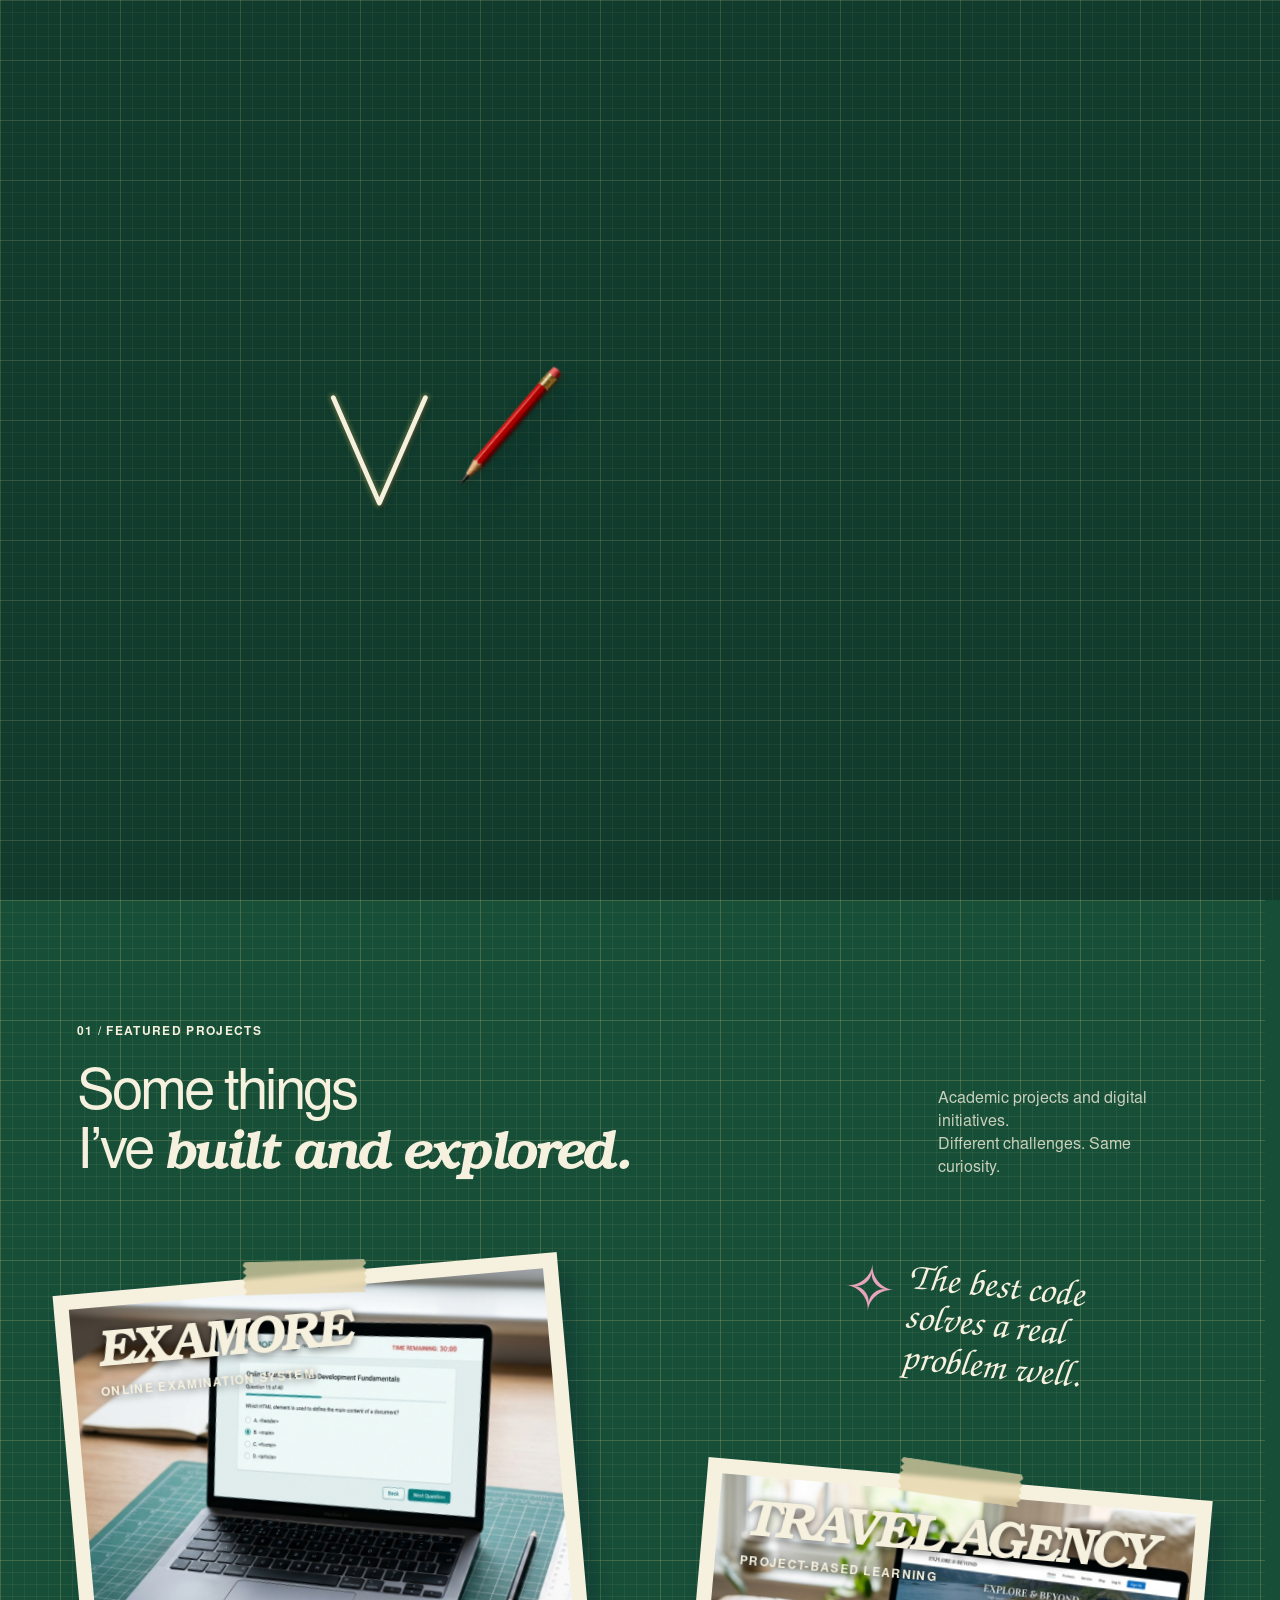
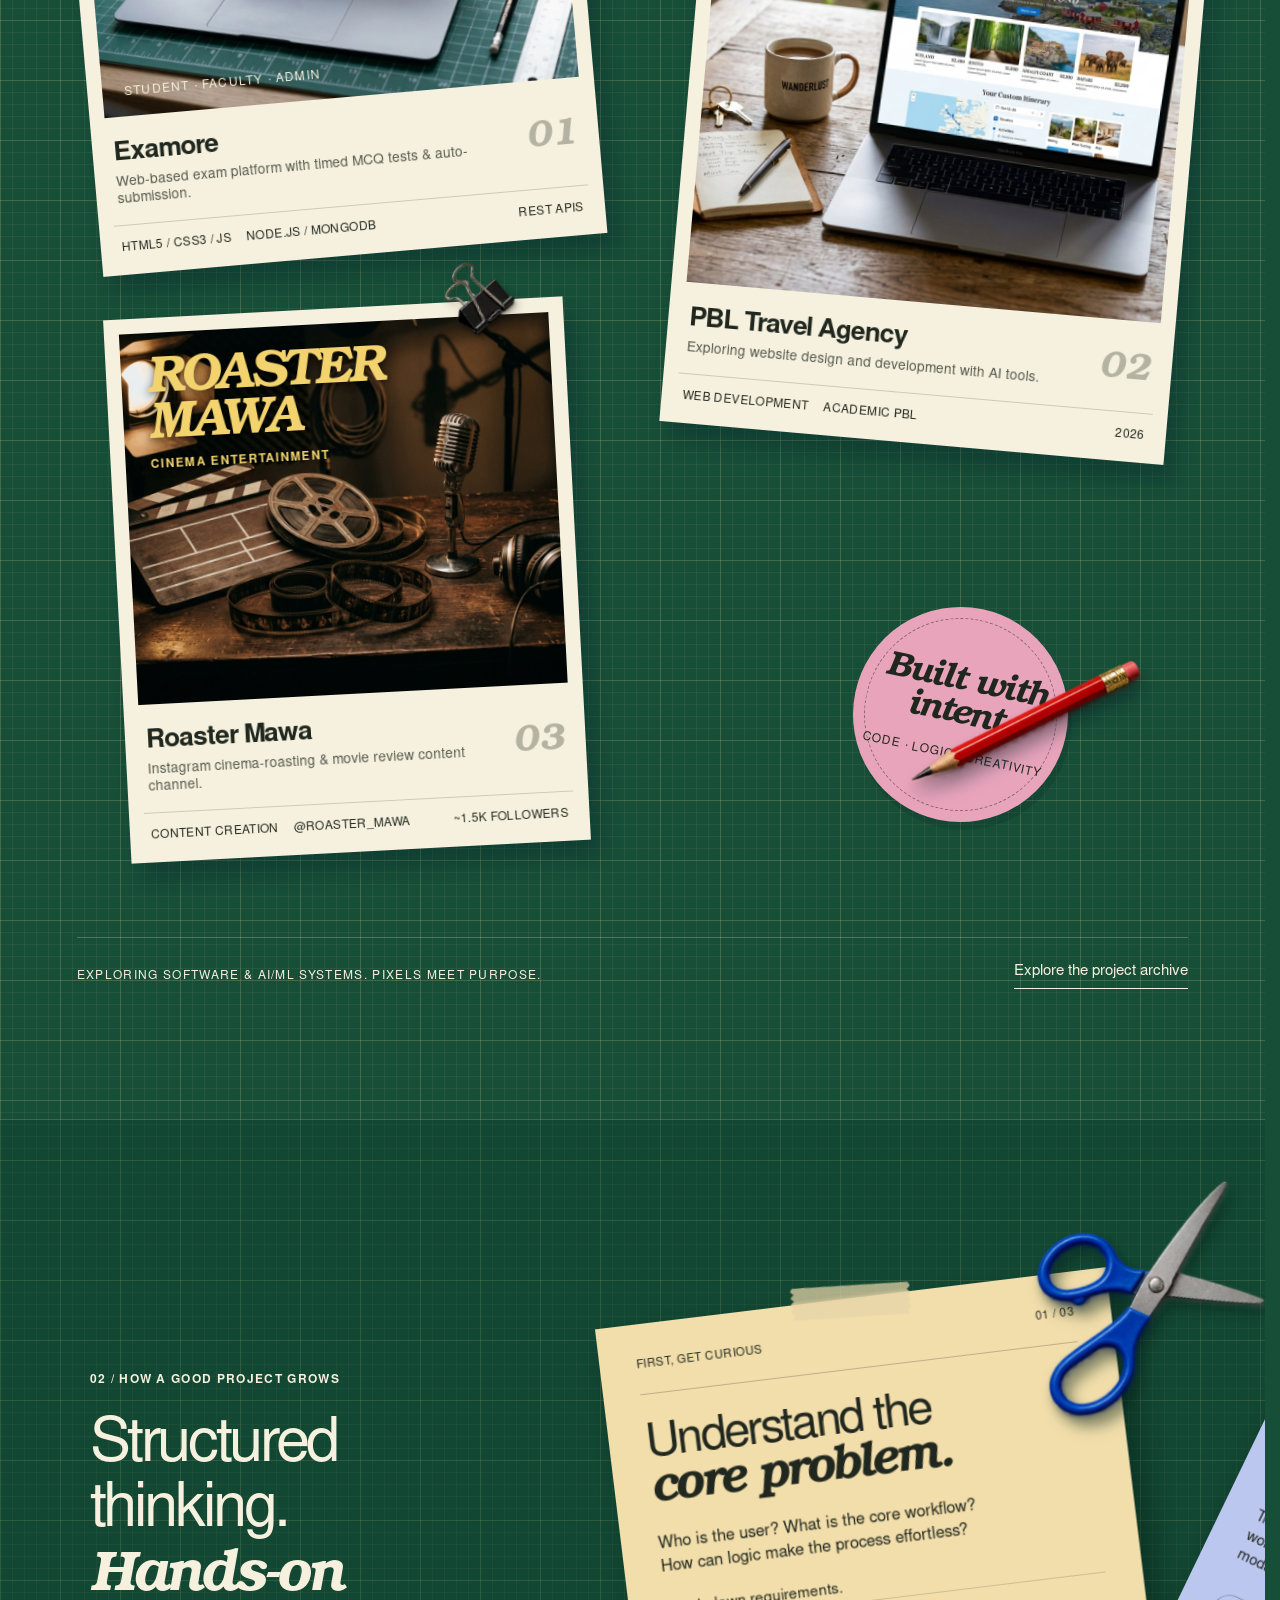
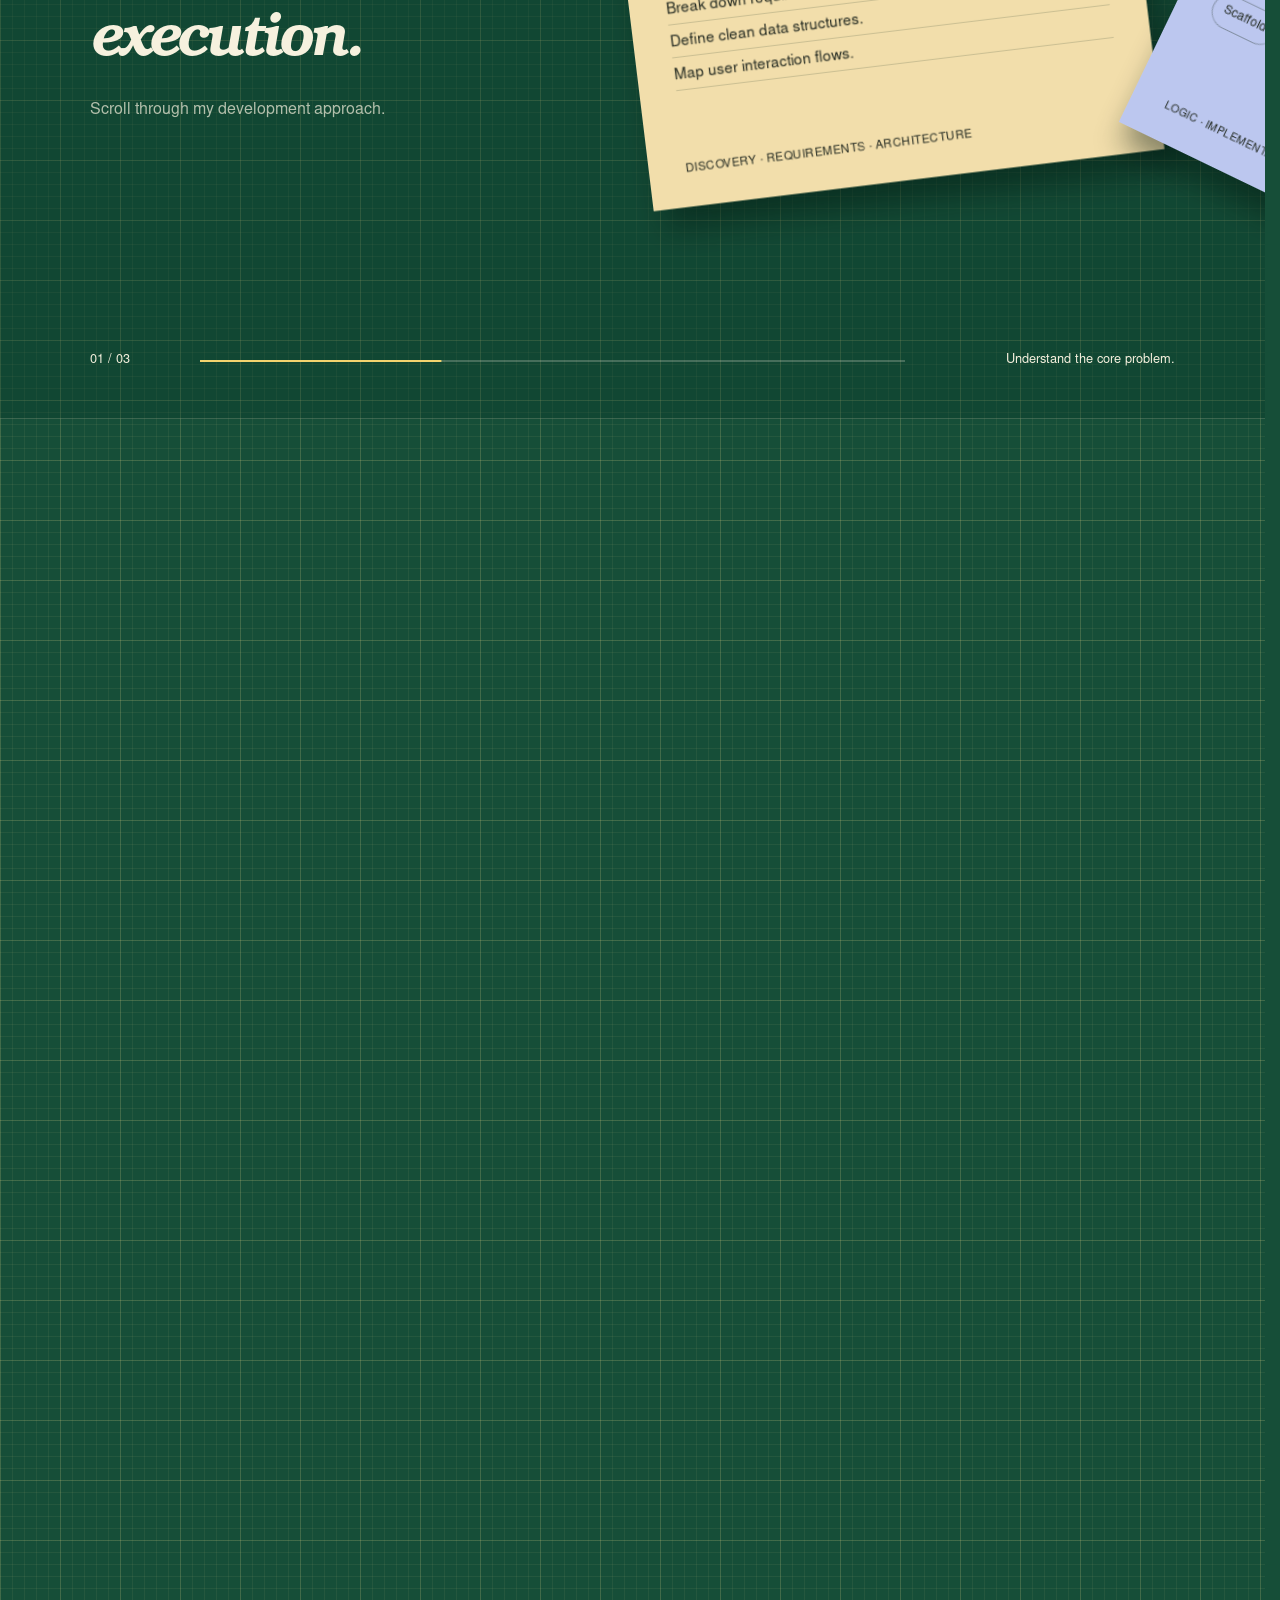
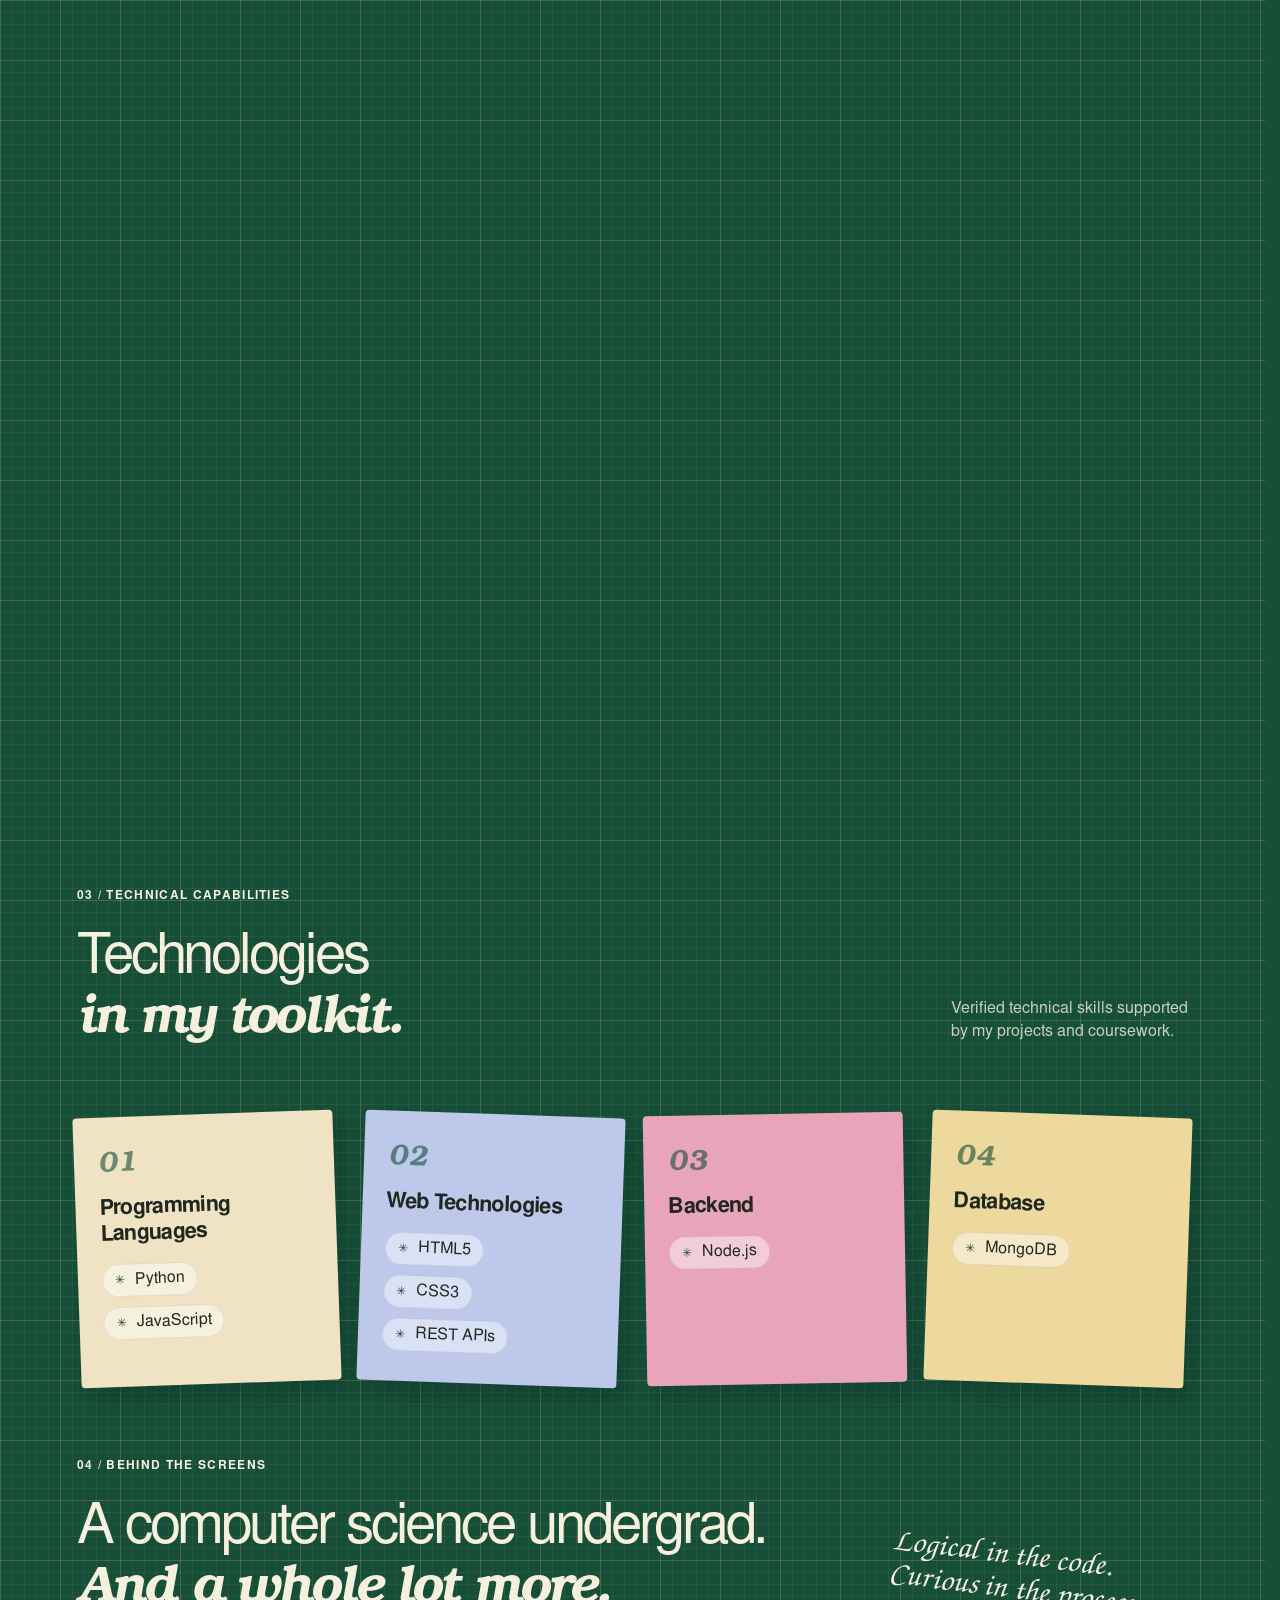
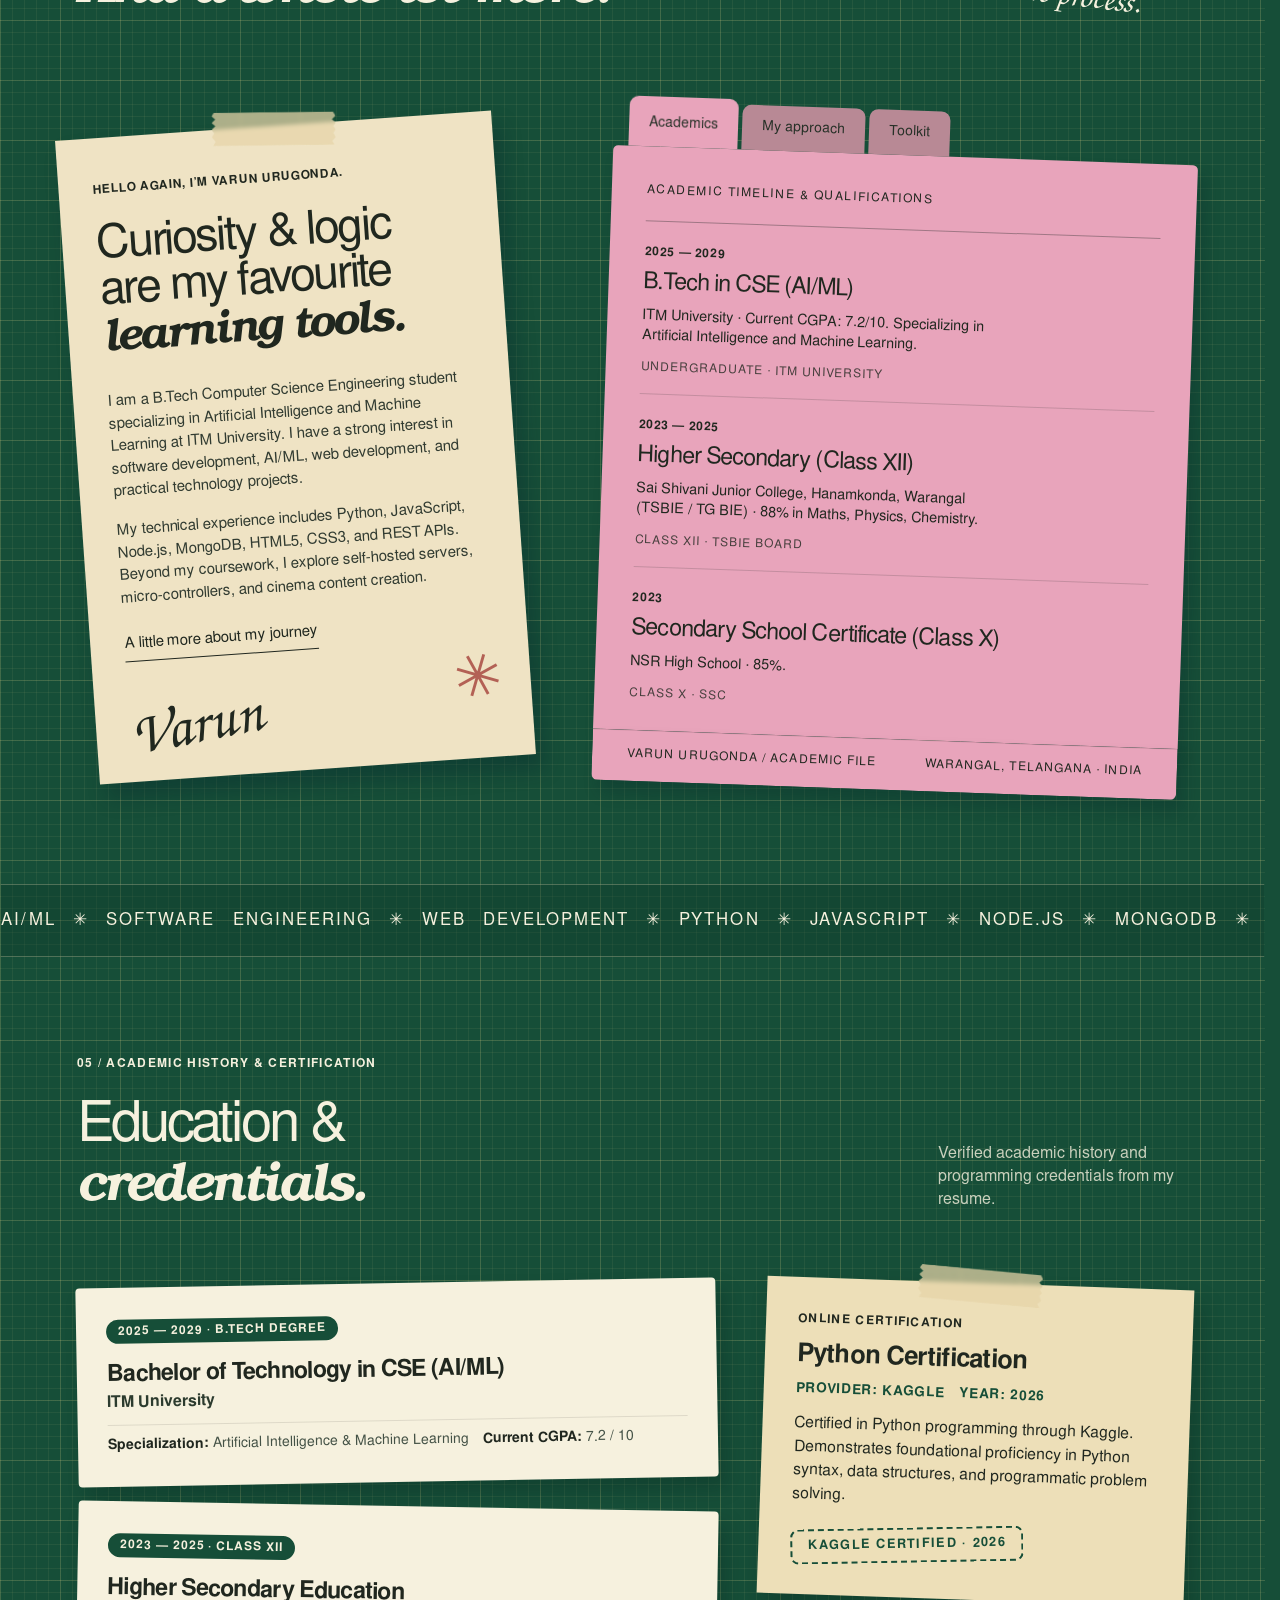
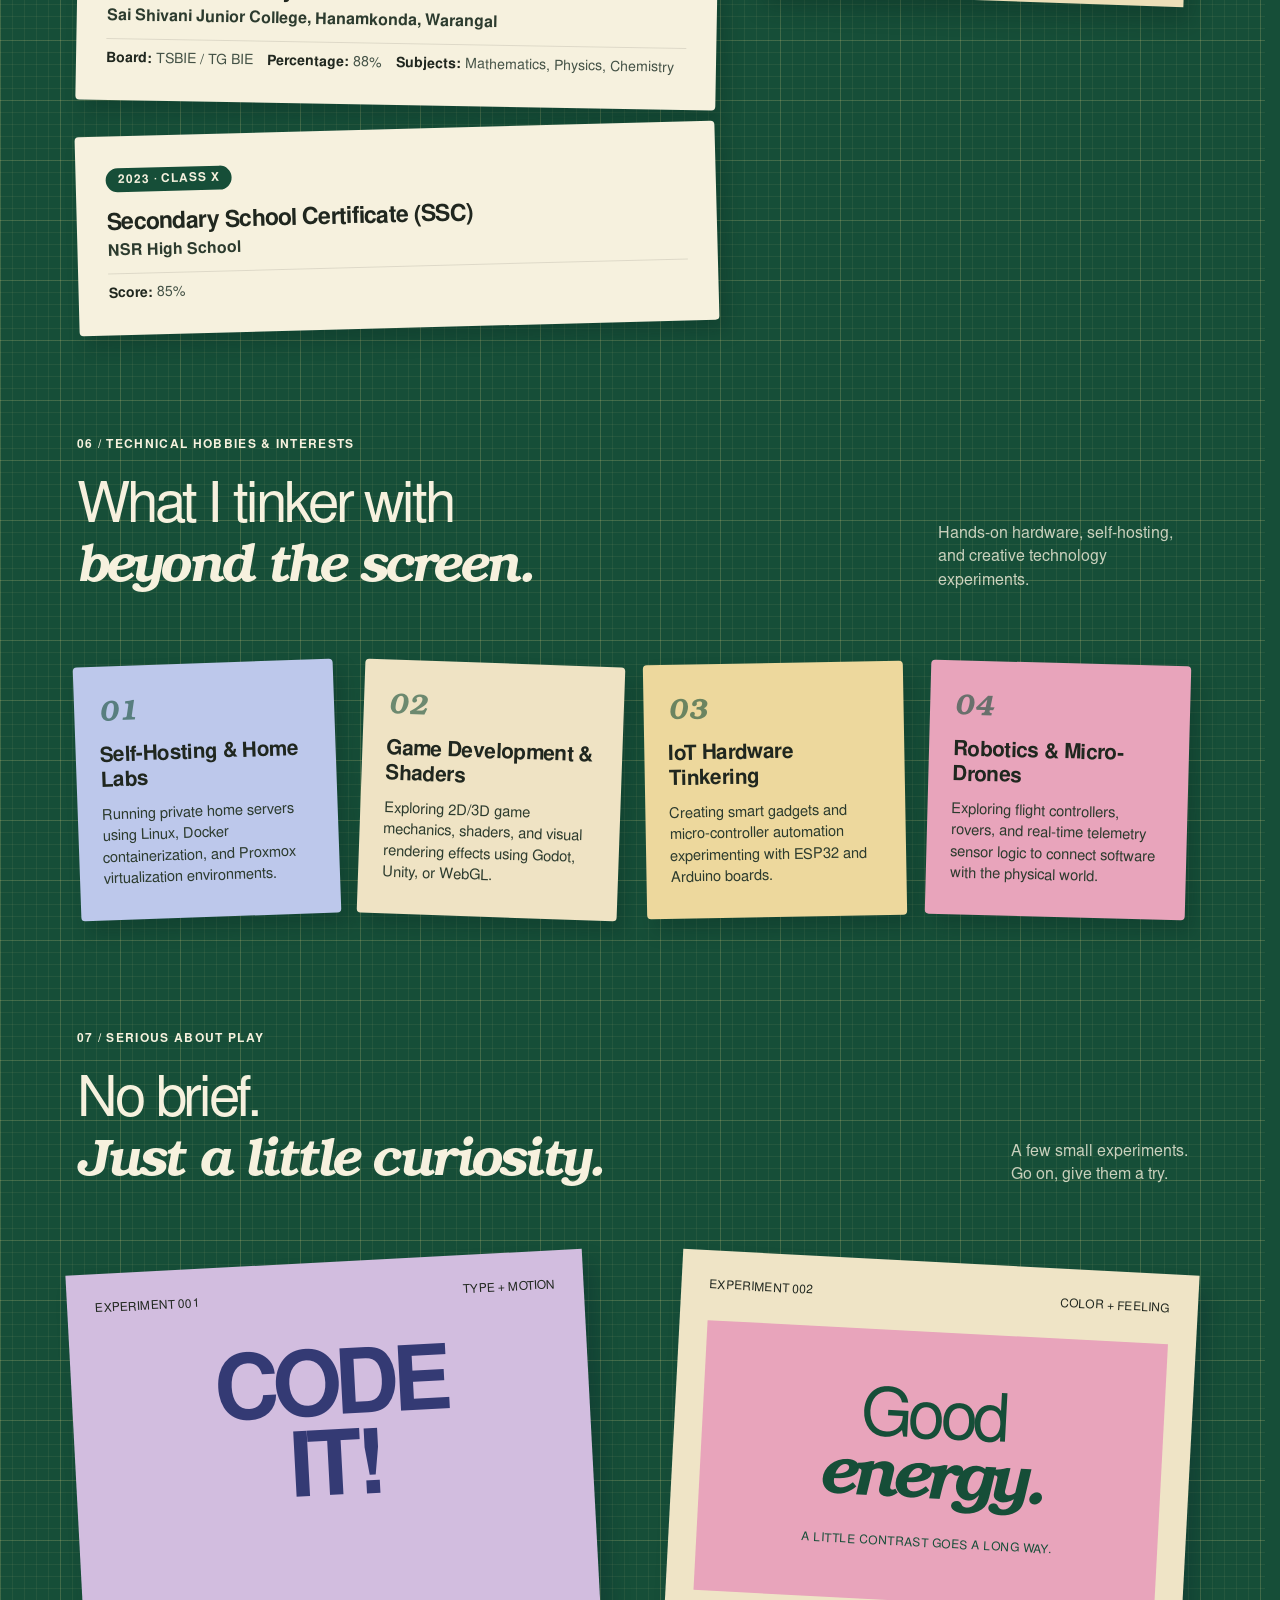
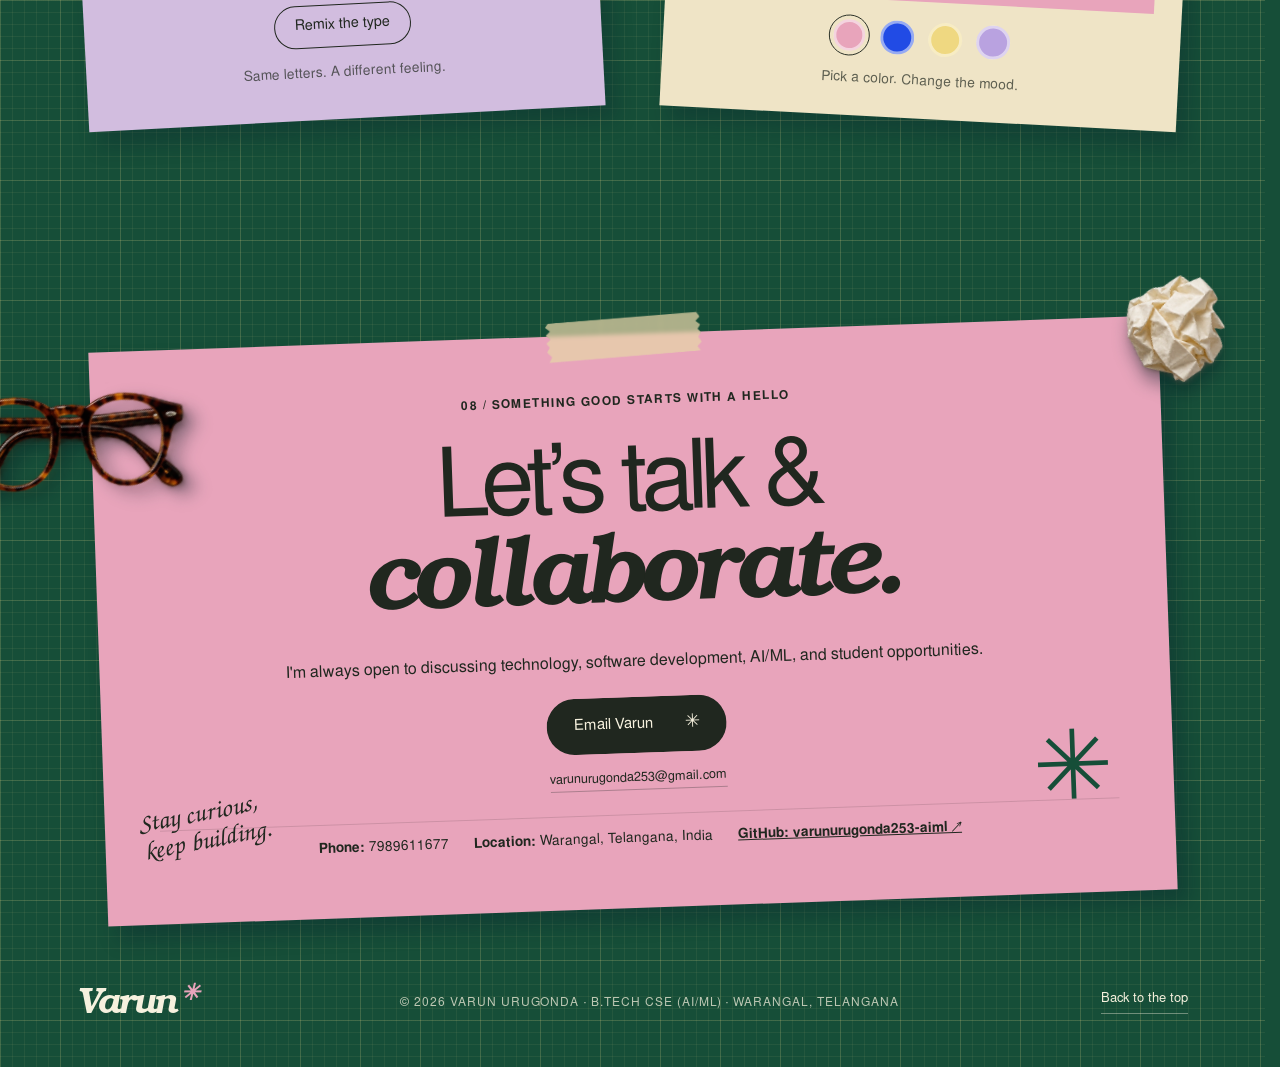
<file: index.html>
<!doctype html>
<html lang="en">
<head>
  <meta charset="UTF-8"><meta name="viewport" content="width=device-width, initial-scale=1">
  <meta name="theme-color" content="#124b35">
  <title>Varun Urugonda — Computer Science Engineering Student · AI/ML</title>
  <meta name="description" content="Personal portfolio of Varun Urugonda, a B.Tech Computer Science Engineering student specializing in AI/ML at ITM University. Explore software development, web applications, and practical tech projects.">
  <link rel="icon" type="image/svg+xml" href="data:image/svg+xml,%3Csvg xmlns='http://www.w3.org/2000/svg' viewBox='0 0 64 64'%3E%3Crect width='64' height='64' rx='14' fill='%23124b35'/%3E%3Ctext x='11' y='47' font-family='Georgia' font-weight='bold' font-style='italic' font-size='49' fill='%23f6f1de'%3Ev%3C/text%3E%3C/svg%3E">
  <link rel="preload" href="assets/serif-italic.woff" as="font" type="font/woff" crossorigin>
  <link rel="stylesheet" href="styles.css">
  <link rel="stylesheet" href="expanded.css">
  <style>
    /* Homepage Opening Animation (WHAT IF? -> VARUN Drawn by Pencil) */
    .intro {
      animation: none !important;
      position: fixed;
      inset: 0;
      z-index: 1000;
      background-color: var(--deep, #103b2d);
      background-image: 
        linear-gradient(rgba(232, 215, 141, 0.06) 1px, transparent 1px),
        linear-gradient(90deg, rgba(232, 215, 141, 0.06) 1px, transparent 1px),
        linear-gradient(rgba(222, 218, 139, 0.12) 1px, transparent 1px),
        linear-gradient(90deg, rgba(222, 218, 139, 0.12) 1px, transparent 1px);
      background-size: 12px 12px, 12px 12px, 60px 60px, 60px 60px;
      display: flex;
      align-items: center;
      justify-content: center;
      flex-direction: column;
      pointer-events: auto;
      overflow: hidden;
      clip-path: inset(0 0 0 0);
      transition: clip-path 0.9s cubic-bezier(0.16, 0.83, 0.2, 1);
      will-change: clip-path;
    }
    body.intro-dismissed .intro {
      display: flex !important;
    }
    .intro.intro-exit {
      clip-path: inset(0 0 100% 0) !important;
      pointer-events: none !important;
    }
    .intro.intro-complete {
      display: none !important;
    }
    body.motion-paused .intro,
    @media (prefers-reduced-motion: reduce) {
      .intro {
        display: none !important;
      }
    }

    .intro-stage {
      position: relative;
      width: 100%;
      height: 100%;
      display: flex;
      align-items: center;
      justify-content: center;
    }

    /* Scene 1: WHAT IF? */
    .intro-scene-whatif {
      position: absolute;
      inset: 0;
      display: flex;
      align-items: center;
      justify-content: center;
      flex-direction: column;
      opacity: 0;
      transform: translateY(22px) scale(0.96);
      filter: blur(14px);
      letter-spacing: -0.01em;
      transition: opacity 0.8s cubic-bezier(0.16, 0.83, 0.2, 1), 
                  transform 0.8s cubic-bezier(0.16, 0.83, 0.2, 1), 
                  filter 0.8s cubic-bezier(0.16, 0.83, 0.2, 1),
                  letter-spacing 0.8s cubic-bezier(0.16, 0.83, 0.2, 1);
      pointer-events: none;
    }
    .intro-scene-whatif.is-visible {
      opacity: 1;
      transform: translateY(0) scale(1);
      filter: blur(0px);
      letter-spacing: 0.025em;
    }
    .intro-scene-whatif.is-leaving {
      opacity: 0;
      transform: translateY(-18px) scale(1.03);
      filter: blur(10px);
      letter-spacing: 0.04em;
      transition: opacity 0.55s ease-in, transform 0.55s ease-in, filter 0.55s ease-in, letter-spacing 0.55s ease-in;
    }
    .whatif-text {
      font-family: Bookman, Georgia, 'Times New Roman', serif;
      font-style: italic;
      font-weight: 700;
      font-size: clamp(3.6rem, 9vw, 8rem);
      line-height: 1.05;
      color: var(--cream, #f6f1de);
      text-shadow: 
        0 4px 35px rgba(246, 241, 222, 0.28),
        2px 3px 0 rgba(10, 39, 31, 0.95),
        5px 7px 0 rgba(7, 26, 21, 0.6);
      text-align: center;
      margin: 0;
      user-select: none;
    }

    /* Scene 2: VARUN written by pencil */
    .intro-scene-varun {
      position: absolute;
      inset: 0;
      display: flex;
      align-items: center;
      justify-content: center;
      opacity: 0;
      transition: opacity 0.4s ease;
      pointer-events: none;
    }
    .intro-scene-varun.is-active {
      opacity: 1;
    }
    .varun-svg-wrap {
      position: relative;
      width: min(92vw, 920px);
      max-width: 920px;
      height: auto;
      display: flex;
      align-items: center;
      justify-content: center;
    }
    .varun-svg {
      width: 100%;
      height: auto;
      overflow: visible;
      filter: drop-shadow(2px 4px 0 rgba(10, 39, 31, 0.8));
      transition: filter 0.6s ease;
    }
    .varun-svg.is-finished {
      filter: drop-shadow(2px 4px 0 rgba(10, 39, 31, 0.8)) drop-shadow(0 0 18px rgba(246, 241, 222, 0.38));
    }
    .varun-glow {
      fill: none;
      stroke: rgba(243, 211, 110, 0.28);
      stroke-width: 9;
      stroke-linecap: round;
      stroke-linejoin: round;
      filter: blur(2px);
    }
    .varun-stroke {
      fill: none;
      stroke: var(--cream, #f6f1de);
      stroke-width: 5;
      stroke-linecap: round;
      stroke-linejoin: round;
    }

    /* Pencil Cursor */
    .intro-pencil-cursor {
      position: fixed;
      left: 0;
      top: 0;
      width: 0;
      height: 0;
      pointer-events: none;
      z-index: 1050;
      opacity: 0;
      transition: opacity 0.3s ease;
      will-change: transform;
    }
    .intro-pencil-cursor.is-active {
      opacity: 1;
    }
    .intro-pencil-img {
      position: absolute;
      left: -12.5px;
      top: -109px;
      width: 130px;
      height: 130px;
      transform-origin: 12.5px 109px;
      transition: transform 0.14s ease, filter 0.14s ease;
      filter: drop-shadow(3px 8px 6px rgba(6, 29, 36, 0.55));
      user-select: none;
      pointer-events: none;
    }
    .intro-pencil-cursor.is-lifting .intro-pencil-img {
      transform: translate(-6px, -18px) rotate(-8deg) scale(1.04);
      filter: drop-shadow(10px 22px 14px rgba(6, 29, 36, 0.38));
    }
    .intro-pencil-cursor:not(.is-lifting) .intro-pencil-img {
      transform: translate(0, 0) rotate(0deg) scale(1);
    }
    .intro-lead-dot {
      position: absolute;
      left: -2px;
      top: -2px;
      width: 4px;
      height: 4px;
      border-radius: 50%;
      background: var(--cream, #f6f1de);
      box-shadow: 0 0 6px rgba(243, 211, 110, 0.9);
      opacity: 0;
      transition: opacity 0.12s ease;
      pointer-events: none;
    }
    .intro-pencil-cursor:not(.is-lifting) .intro-lead-dot {
      opacity: 1;
    }

    @media (max-width: 760px) {
      .intro-pencil-img {
        left: -8.6px;
        top: -75.4px;
        width: 90px;
        height: 90px;
        transform-origin: 8.6px 75.4px;
      }
      .whatif-text {
        font-size: clamp(2.4rem, 11vw, 4.4rem);
      }
    }
  </style>
  <script src="app.js" defer></script>
</head>
<body>
  <a class="skip-link" href="#work">Skip to projects</a>
  <div class="intro" id="portfolio-intro" aria-hidden="true">
    <div class="intro-stage">
      <!-- 1. "WHAT IF?" -->
      <div class="intro-scene-whatif" id="intro-whatif">
        <h2 class="whatif-text">WHAT IF?</h2>
      </div>

      <!-- 2. "VARUN" drawn with pencil -->
      <div class="intro-scene-varun" id="intro-varun">
        <div class="varun-svg-wrap">
          <svg class="varun-svg" id="varun-svg" viewBox="0 0 960 220" aria-label="VARUN">
            <!-- V -->
            <path class="varun-glow" d="M 160 55 L 208 165 L 256 55" />
            <path class="varun-stroke" data-letter="V" d="M 160 55 L 208 165 L 256 55" />

            <!-- A legs -->
            <path class="varun-glow" d="M 298 165 L 348 55 L 398 165" />
            <path class="varun-stroke" data-letter="A" d="M 298 165 L 348 55 L 398 165" />
            <!-- A crossbar -->
            <path class="varun-glow" d="M 320 122 L 376 122" />
            <path class="varun-stroke" data-letter="A" d="M 320 122 L 376 122" />

            <!-- R stem -->
            <path class="varun-glow" d="M 440 55 L 440 165" />
            <path class="varun-stroke" data-letter="R" d="M 440 55 L 440 165" />
            <!-- R bowl + leg -->
            <path class="varun-glow" d="M 440 55 C 495 55, 520 68, 520 83 C 520 98, 485 112, 442 112 C 460 114, 485 132, 522 165" />
            <path class="varun-stroke" data-letter="R" d="M 440 55 C 495 55, 520 68, 520 83 C 520 98, 485 112, 442 112 C 460 114, 485 132, 522 165" />

            <!-- U -->
            <path class="varun-glow" d="M 565 55 L 565 125 C 565 155, 582 165, 612 165 C 642 165, 660 155, 660 125 L 660 55" />
            <path class="varun-stroke" data-letter="U" d="M 565 55 L 565 125 C 565 155, 582 165, 612 165 C 642 165, 660 155, 660 125 L 660 55" />

            <!-- N left stem -->
            <path class="varun-glow" d="M 705 55 L 705 165" />
            <path class="varun-stroke" data-letter="N" d="M 705 55 L 705 165" />
            <!-- N diagonal and right stem -->
            <path class="varun-glow" d="M 705 55 L 800 165 L 800 55" />
            <path class="varun-stroke" data-letter="N" d="M 705 55 L 800 165 L 800 55" />
          </svg>

          <!-- Realistic Pencil Cursor -->
          <div class="intro-pencil-cursor is-lifting" id="intro-pencil-cursor">
            <img class="intro-pencil-img" src="assets/pencil.webp" alt="" draggable="false">
            <div class="intro-lead-dot"></div>
          </div>
        </div>
      </div>
    </div>
  </div>
  <script>
    (() => {
      'use strict';
      const intro = document.getElementById('portfolio-intro');
      if (!intro) return;

      const prefersReduced = matchMedia('(prefers-reduced-motion: reduce)');
      let paused = prefersReduced.matches;
      try { paused ||= localStorage.getItem('varun-motion-paused') === 'true'; } catch {}

      if (paused) {
        intro.classList.add('intro-complete');
        return;
      }

      const whatif = document.getElementById('intro-whatif');
      const varunScene = document.getElementById('intro-varun');
      const svg = document.getElementById('varun-svg');
      const cursor = document.getElementById('intro-pencil-cursor');
      const strokes = [...svg.querySelectorAll('.varun-stroke')];
      const glows = [...svg.querySelectorAll('.varun-glow')];

      // Measure total lengths and initialize offsets to hide strokes
      const strokeData = strokes.map((s, idx) => {
        const len = s.getTotalLength();
        s.style.strokeDasharray = len;
        s.style.strokeDashoffset = len;
        if (glows[idx]) {
          glows[idx].style.strokeDasharray = len;
          glows[idx].style.strokeDashoffset = len;
        }
        return {
          stroke: s,
          glow: glows[idx],
          len: len,
          letter: s.dataset.letter
        };
      });

      // Coordinate transformation helper
      function getScreenPos(svgX, svgY) {
        try {
          const ctm = svg.getScreenCTM();
          if (ctm) {
            const p = svg.createSVGPoint();
            p.x = svgX;
            p.y = svgY;
            const res = p.matrixTransform(ctm);
            return { x: res.x, y: res.y };
          }
        } catch {}
        const rect = svg.getBoundingClientRect();
        return {
          x: rect.left + (svgX / 960) * rect.width,
          y: rect.top + (svgY / 220) * rect.height
        };
      }

      function moveCursorTo(screenX, screenY) {
        cursor.style.transform = `translate3d(${screenX}px, ${screenY}px, 0)`;
      }

      let isFinished = false;
      function finishIntro() {
        if (isFinished) return;
        isFinished = true;
        cursor.classList.add('is-lifting');
        cursor.style.transition = 'transform 0.5s cubic-bezier(0.16, 0.83, 0.2, 1), opacity 0.4s ease';
        cursor.style.opacity = '0';
        intro.classList.add('intro-exit');
        setTimeout(() => {
          intro.classList.add('intro-complete');
        }, 900);
      }

      intro.addEventListener('click', finishIntro);
      window.addEventListener('keydown', e => {
        if (e.key === 'Escape' || e.key === ' ') finishIntro();
      });

      // Durations per stroke (V, A-legs, A-bar, R-stem, R-loop+leg, U, N-stem, N-diag+stem)
      const strokeDurations = [
        340, // V (248px)
        340, // A legs (248px)
        120, // A crossbar (56px)
        180, // R stem (110px)
        320, // R loop + leg (215px)
        360, // U basin (280px)
        180, // N left stem (110px)
        340  // N diag + right stem (255px)
      ];

      // Sequence timeline
      // Step 1: WHAT IF? reveals
      setTimeout(() => {
        if (isFinished) return;
        whatif.classList.add('is-visible');
      }, 180);

      // Step 2: WHAT IF? transitions away
      setTimeout(() => {
        if (isFinished) return;
        whatif.classList.remove('is-visible');
        whatif.classList.add('is-leaving');
      }, 1680);

      // Step 3: Transition to VARUN pencil drawing
      setTimeout(() => {
        if (isFinished) return;
        whatif.style.display = 'none';
        varunScene.classList.add('is-active');

        // Initial pencil position (gliding in towards V start)
        const vStart = strokeData[0].stroke.getPointAtLength(0);
        const screenV = getScreenPos(vStart.x, vStart.y);
        moveCursorTo(screenV.x + 80, screenV.y + 60);
        cursor.classList.add('is-active');

        // Glide pencil to start of V
        setTimeout(() => {
          if (isFinished) return;
          cursor.style.transition = 'transform 0.35s cubic-bezier(0.16, 0.83, 0.2, 1)';
          moveCursorTo(screenV.x, screenV.y);

          // Begin drawing strokes sequentially
          setTimeout(() => {
            if (isFinished) return;
            cursor.style.transition = '';
            runStrokeQueue(0);
          }, 360);
        }, 80);
      }, 2250);

      function runStrokeQueue(index) {
        if (isFinished) return;
        if (index >= strokeData.length) {
          // All letters V, A, R, U, N are written!
          svg.classList.add('is-finished');
          cursor.classList.add('is-lifting');

          // Graceful pencil exit
          setTimeout(() => {
            if (isFinished) return;
            const exitPt = getScreenPos(850, 20);
            cursor.style.transition = 'transform 0.65s cubic-bezier(0.16, 0.83, 0.2, 1), opacity 0.5s ease';
            moveCursorTo(exitPt.x + 90, exitPt.y - 70);
            cursor.style.opacity = '0';
          }, 150);

          // Completed name remains visible briefly, then transitions smoothly into homepage
          setTimeout(() => {
            finishIntro();
          }, 750);
          return;
        }

        const data = strokeData[index];
        const dur = strokeDurations[index] || 260;
        const startTime = performance.now();

        // Pencil touches down to draw
        cursor.classList.remove('is-lifting');

        function drawFrame(now) {
          if (isFinished) return;
          const elapsed = now - startTime;
          const rawP = Math.min(1, elapsed / dur);

          // Natural human hand easing (smooth start and soft landing)
          const p = rawP < 0.5 
            ? 2 * rawP * rawP 
            : 1 - Math.pow(-2 * rawP + 2, 2) / 2;

          const currentOffset = data.len * (1 - p);
          data.stroke.style.strokeDashoffset = currentOffset;
          if (data.glow) data.glow.style.strokeDashoffset = currentOffset;

          // Track pencil tip to current point along path
          const curPt = data.stroke.getPointAtLength(data.len * p);
          const screenPt = getScreenPos(curPt.x, curPt.y);
          moveCursorTo(screenPt.x, screenPt.y);

          if (rawP < 1) {
            requestAnimationFrame(drawFrame);
          } else {
            // Stroke complete! Lift pencil
            cursor.classList.add('is-lifting');

            // If there's a next stroke, travel to its start point
            if (index + 1 < strokeData.length) {
              const nextData = strokeData[index + 1];
              const nextStartPt = nextData.stroke.getPointAtLength(0);
              const travelTime = 160;
              const travelStart = performance.now();

              function travelFrame(tNow) {
                if (isFinished) return;
                const tElapsed = tNow - travelStart;
                const tp = Math.min(1, tElapsed / travelTime);
                const tEase = tp * (2 - tp); // ease-out

                const startScreen = getScreenPos(curPt.x, curPt.y);
                const targetScreen = getScreenPos(nextStartPt.x, nextStartPt.y);
                const tx = startScreen.x + (targetScreen.x - startScreen.x) * tEase;
                const ty = startScreen.y + (targetScreen.y - startScreen.y) * tEase;
                moveCursorTo(tx, ty);

                if (tp < 1) {
                  requestAnimationFrame(travelFrame);
                } else {
                  // Brief pause before pressing down on next stroke
                  setTimeout(() => runStrokeQueue(index + 1), 40);
                }
              }
              requestAnimationFrame(travelFrame);
            } else {
              runStrokeQueue(index + 1);
            }
          }
        }
        requestAnimationFrame(drawFrame);
      }
    })();
  </script>
  <header class="header">
    <a class="brand" href="#home" aria-label="Varun Urugonda home">v<span>✳</span></a>
    <nav aria-label="Main navigation"><a href="/work.html">Projects <sup>03</sup></a><a href="/about.html">About</a><a href="#skills">Skills</a><a href="#education">Education</a><a href="#process" class="nav-process">Process</a><a class="nav-contact" href="#contact">Let’s talk<span class="mini-star">✳</span></a></nav>
    <button class="motion-toggle" aria-label="Pause animations" aria-pressed="false"><span class="pause-icon" aria-hidden="true">Ⅱ</span><span class="motion-label">Motion on</span></button>
  </header>
  <main>
    <section id="home" class="hero section">
      <div class="ruler ruler-top" aria-hidden="true"></div>
      <div class="hero-topline"><span>B.TECH CSE (AI/ML) · ITM UNIVERSITY</span><span>WARANGAL, TELANGANA · INDIA</span></div>
      <div class="prop folder hero-folder" data-depth="-16" data-name="folder"><img src="assets/folder.webp" alt="" draggable="false"></div>
      <div class="prop scissors hero-scissors" data-depth="24" data-name="scissors"><img src="assets/scissors.webp" alt="" draggable="false"></div>
      <div class="prop glasses hero-glasses" data-depth="28" data-name="glasses"><img src="assets/glasses.webp" alt="" draggable="false"></div>
      <div class="prop pencil hero-pencil" data-depth="-20" data-name="pencil"><img src="assets/pencil.webp" alt="" draggable="false"></div>
      <div class="prop paper-ball hero-ball" data-depth="20" data-name="paper"><img src="assets/paper.webp" alt="" draggable="false"></div>
      <div class="hero-title-wrap">
        <div class="small-label hero-label"><span class="tiny-circle"></span> WELCOME TO MY PERSONAL PORTFOLIO</div>
        <h1 aria-label="Varun Urugonda"><span aria-hidden="true">V</span><span aria-hidden="true">a</span><span aria-hidden="true">r</span><span aria-hidden="true">u</span><span aria-hidden="true">n</span><span class="name-star" aria-hidden="true">✳</span></h1>
        <span class="role-sticker">COMPUTER SCIENCE ENGINEERING STUDENT · AI/ML</span>
        <p class="hero-description">Building Ideas Into<br><span class="underlined">Digital Experiences.</span></p>
        <p class="hero-subtext" style="font-size:1.1rem;max-width:580px;margin:0 auto 28px;line-height:1.55;opacity:.92;">I'm a Computer Science Engineering student specializing in AI/ML at ITM University, exploring software development, web technologies, and practical projects that turn ideas into working experiences.</p>
        <div style="display:flex;gap:16px;justify-content:center;flex-wrap:wrap;margin-bottom:12px;">
          <a class="pill-button cream" href="#work">Explore My Projects <span aria-hidden="true">✳</span></a>
          <a class="pill-button dark" href="/about.html">About Me</a>
          <a class="pill-button cream" style="background:#efe3c4;" href="#contact">Contact Me</a>
        </div>
      </div>
      <div class="sticky-note hero-note" data-depth="12"><span class="note-label">A NOTE TO SELF</span><p>Build with purpose.<br>Learn by doing.<br>Turn logic into<br><em>impact.</em></p><span class="note-scribble">stay curious, keep building :)</span></div>
      <div class="hero-caption"><span class="handwriting">Code, curiosity &amp;<br>practical learning.</span><span class="caption-star">✧</span></div>
      <div class="hero-bottom"><span>EXPLORING SOFTWARE &amp; AI/ML. BUILDING WITH PURPOSE.</span><a href="#work">SCROLL TO LOOK AROUND <span class="scroll-track" aria-hidden="true"><i></i></span></a><span>PORTFOLIO / 2026</span></div>
    </section>

    <section id="work" class="work section">
      <div class="section-heading reveal"><div><span class="eyebrow">01 / FEATURED PROJECTS</span><h2>Some things<br>I’ve <em>built and explored.</em></h2></div><p>Academic projects and digital initiatives.<br>Different challenges. Same curiosity.</p></div>
      <div class="work-board">
        <article class="project-card project-examore reveal" data-tilt="true">
          <span class="tape" aria-hidden="true"></span>
          <a class="project-open" href="/projects/examore.html" aria-label="Explore Examore online examination system">
            <div class="project-visual examore-visual"><img src="assets/examore.jpg" alt="Examore online examination platform laptop interface" loading="lazy" width="1536" height="1024"><div class="project-brand examore-brand">EXAMORE<span>ONLINE EXAMINATION SYSTEM</span></div><span class="visual-label" style="color:#f6f1de;">STUDENT · FACULTY · ADMIN</span><span class="view-project">View project</span></div>
            <div class="project-caption"><div><h3>Examore</h3><p>Web-based exam platform with timed MCQ tests &amp; auto-submission.</p></div><span class="project-number">01</span></div>
            <div class="project-tags"><span>HTML5 / CSS3 / JS</span><span>Node.js / MongoDB</span><span>REST APIs</span></div>
          </a>
        </article>
        <div class="work-note handwriting reveal">The best code<br>solves a real<br>problem well.<span>✧</span></div>
        <article class="project-card project-travel reveal" data-tilt="true">
          <span class="tape" aria-hidden="true"></span>
          <a class="project-open" href="/projects/travel-agency.html" aria-label="Explore PBL Travel Agency project">
            <div class="project-visual travel-visual"><img src="assets/travel.jpg" alt="Scenic travel agency website showcase" loading="lazy" width="1536" height="1024"><div class="project-brand travel-brand">TRAVEL AGENCY<span>PROJECT-BASED LEARNING</span></div><span class="view-project">View project</span></div>
            <div class="project-caption"><div><h3>PBL Travel Agency</h3><p>Exploring website design and development with AI tools.</p></div><span class="project-number">02</span></div>
            <div class="project-tags"><span>Web Development</span><span>Academic PBL</span><span>2026</span></div>
          </a>
        </article>
        <article class="project-card project-roaster reveal" data-tilt="true">
          <span class="clip-object" aria-hidden="true"><img src="assets/clip.webp" alt="" loading="lazy"></span>
          <a class="project-open" href="/projects/roaster-mawa.html" aria-label="Explore Roaster Mawa digital media project">
            <div class="project-visual roaster-visual"><img src="assets/roaster-mawa.jpg" alt="Cinema clapperboard and studio microphone still life" loading="lazy" width="1536" height="1024"><div class="project-brand roaster-brand">ROASTER MAWA<span>CINEMA ENTERTAINMENT</span></div><span class="view-project">View project</span></div>
            <div class="project-caption"><div><h3>Roaster Mawa</h3><p>Instagram cinema-roasting &amp; movie review content channel.</p></div><span class="project-number">03</span></div>
            <div class="project-tags"><span>Content Creation</span><span>@roaster_mawa</span><span>~1.5K Followers</span></div>
          </a>
        </article>
        <div class="project-sticker reveal"><span>Built with<br>intent.</span><small>CODE · LOGIC · CREATIVITY</small></div>
        <div class="prop work-pencil" data-depth="18" data-name="pencil"><img src="assets/pencil.webp" alt="" loading="lazy" draggable="false"></div>
      </div>
      <div class="work-footer reveal"><span>EXPLORING SOFTWARE &amp; AI/ML SYSTEMS. PIXELS MEET PURPOSE.</span><a class="text-link" href="/work.html">Explore the project archive</a></div>
    </section>

    <section id="process" class="process-sequence" aria-labelledby="process-heading">
      <div class="process-sticky">
        <div class="process-heading"><span class="eyebrow">02 / HOW A GOOD PROJECT GROWS</span><h2 id="process-heading">Structured thinking.<br><em>Hands-on execution.</em></h2><p>Scroll through my development approach.</p></div>
        <div class="process-stage">
          <div class="process-object process-scissors" aria-hidden="true"><img src="assets/scissors.webp" alt=""></div>
          <div class="process-object process-pencil" aria-hidden="true"><img src="assets/pencil.webp" alt=""></div>
          <article class="process-sheet sheet-one"><span class="tape" aria-hidden="true"></span><div class="sheet-top"><span>FIRST, GET CURIOUS</span><span>01 / 03</span></div><h3>Understand the<br><em>core problem.</em></h3><p>Who is the user? What is the core workflow? How can logic make the process effortless?</p><div class="research-notes"><span>Break down requirements.</span><span>Define clean data structures.</span><span>Map user interaction flows.</span></div><span class="sheet-bottom">DISCOVERY · REQUIREMENTS · ARCHITECTURE</span></article>
          <article class="process-sheet sheet-two"><span class="tape" aria-hidden="true"></span><div class="sheet-top"><span>THEN, BUILD &amp; ITERATE</span><span>02 / 03</span></div><h3>Think with<br><em>running code.</em></h3><p>Transform logic into responsive layouts, working REST endpoints, and testable modules.</p><div class="process-flow"><span>Scaffold</span><i>+</i><span>Code logic</span><i>+</i><span>Test &amp; Refine</span></div><span class="sheet-bottom">LOGIC · IMPLEMENTATION · PROTOTYPES</span></article>
          <article class="process-sheet sheet-three"><span class="tape" aria-hidden="true"></span><div class="sheet-top"><span>FINALLY, REFINE &amp; TEST</span><span>03 / 03</span></div><h3>Make every<br><em>detail count.</em></h3><p>Clear validation, responsive layout adaptation, smooth timing, and clean code structure.</p><div class="refine-checks"><span>✓ Functional &amp; responsive</span><span>✓ Clear error handling</span><span>✓ Reliable &amp; tested</span></div><span class="sheet-bottom">TEST · REFINE · OPTIMIZE</span></article>
        </div>
        <div class="process-navigation"><span class="process-counter">01 / 03</span><div class="process-progress"><i></i></div><span class="process-caption">Understand the core problem.</span></div>
      </div>
    </section>

    <section id="skills" class="skills section">
      <div class="section-heading reveal"><div><span class="eyebrow">03 / TECHNICAL CAPABILITIES</span><h2>Technologies<br><em>in my toolkit.</em></h2></div><p>Verified technical skills supported<br>by my projects and coursework.</p></div>
      <div class="skills-grid">
        <article class="skill-card reveal"><span class="skill-num">01</span><h3>Programming Languages</h3><ul><li>Python</li><li>JavaScript</li></ul></article>
        <article class="skill-card reveal"><span class="skill-num">02</span><h3>Web Technologies</h3><ul><li>HTML5</li><li>CSS3</li><li>REST APIs</li></ul></article>
        <article class="skill-card reveal"><span class="skill-num">03</span><h3>Backend</h3><ul><li>Node.js</li></ul></article>
        <article class="skill-card reveal"><span class="skill-num">04</span><h3>Database</h3><ul><li>MongoDB</li></ul></article>
      </div>
    </section>

    <section id="about" class="about section">
      <div class="section-heading reveal"><div><span class="eyebrow">04 / BEHIND THE SCREENS</span><h2>A computer science undergrad.<br><em>And a whole lot more.</em></h2></div><span class="handwriting heading-note">Logical in the code.<br>Curious in the process.</span></div>
      <div class="about-grid">
        <div class="about-note reveal"><span class="tape" aria-hidden="true"></span><span class="note-label">HELLO AGAIN, I’M VARUN URUGONDA.</span><p>Curiosity &amp; logic<br>are my favourite<br><em>learning tools.</em></p><div class="about-copy">I am a B.Tech Computer Science Engineering student specializing in Artificial Intelligence and Machine Learning at ITM University. I have a strong interest in software development, AI/ML, web development, and practical technology projects.</div><div class="about-copy">My technical experience includes Python, JavaScript, Node.js, MongoDB, HTML5, CSS3, and REST APIs. Beyond my coursework, I explore self-hosted servers, micro-controllers, and cinema content creation.</div><a class="text-link about-more" href="/about.html">A little more about my journey</a><span class="signature">Varun</span><span class="note-star" aria-hidden="true">✳</span></div>
        <div class="dossier reveal"><div class="folder-tabs" role="tablist" aria-label="About Varun Urugonda"><button id="tab-experience" role="tab" aria-selected="true" aria-controls="panel-experience" tabindex="0">Academics</button><button id="tab-approach" role="tab" aria-selected="false" aria-controls="panel-approach" tabindex="-1">My approach</button><button id="tab-toolkit" role="tab" aria-selected="false" aria-controls="panel-toolkit" tabindex="-1">Toolkit</button></div>
          <div class="folder-content">
            <div id="panel-experience" class="tab-panel" role="tabpanel" aria-labelledby="tab-experience"><span class="file-stamp">ACADEMIC TIMELINE &amp; QUALIFICATIONS</span><div class="experience-row"><span>2025 — 2029</span><h3>B.Tech in CSE (AI/ML)</h3><p>ITM University · Current CGPA: 7.2/10. Specializing in Artificial Intelligence and Machine Learning.</p><small>UNDERGRADUATE · ITM UNIVERSITY</small></div><div class="experience-row"><span>2023 — 2025</span><h3>Higher Secondary (Class XII)</h3><p>Sai Shivani Junior College, Hanamkonda, Warangal (TSBIE / TG BIE) · 88% in Maths, Physics, Chemistry.</p><small>CLASS XII · TSBIE BOARD</small></div><div class="experience-row"><span>2023</span><h3>Secondary School Certificate (Class X)</h3><p>NSR High School · 85%.</p><small>CLASS X · SSC</small></div></div>
            <div id="panel-approach" class="tab-panel" role="tabpanel" aria-labelledby="tab-approach" hidden><span class="file-stamp">HOW I LEARN &amp; BUILD</span><div class="experience-row"><span>01 / STRONG BASICS</span><h3>Understand the core logic.</h3><p>Break down the underlying problem before reaching for tools. Strong conceptual basics make any framework approachable.</p></div><div class="experience-row"><span>02 / BUILD BY DOING</span><h3>Think with running code.</h3><p>Turn classroom concepts into functional apps, responsive interfaces, and testable modules.</p></div><div class="experience-row"><span>03 / EXPLORE DEEPER</span><h3>Curiosity beyond the curriculum.</h3><p>Explore systems, micro-controllers, and algorithmic logic through personal experimentation.</p></div></div>
            <div id="panel-toolkit" class="tab-panel" role="tabpanel" aria-labelledby="tab-toolkit" hidden><span class="file-stamp">TECHNOLOGIES &amp; TOOLS</span><h3 class="toolkit-title">Tools I work with<br>&amp; explore.</h3><div class="tool-chips"><span>Python</span><span>JavaScript</span><span>HTML5</span><span>CSS3</span><span>Node.js</span><span>MongoDB</span><span>REST APIs</span><span>Linux</span><span>Docker</span><span>Proxmox</span><span>ESP32</span><span>Arduino</span><span>Git</span></div><p class="toolkit-footer">Curiosity fuels continuous learning.</p></div>
          </div><div class="dossier-bottom"><span>VARUN URUGONDA / ACADEMIC FILE</span><span>WARANGAL, TELANGANA · INDIA</span></div>
        </div>
      </div>
      <div class="about-marquee" aria-hidden="true"><div>AI/ML ✳ SOFTWARE ENGINEERING ✳ WEB DEVELOPMENT ✳ PYTHON ✳ JAVASCRIPT ✳ NODE.JS ✳ MONGODB ✳ REST APIS ✳ PRACTICAL PROJECTS ✳ </div></div>
    </section>

    <section id="education" class="education section" style="padding-top:100px;">
      <div class="section-heading reveal"><div><span class="eyebrow">05 / ACADEMIC HISTORY &amp; CERTIFICATION</span><h2>Education &amp;<br><em>credentials.</em></h2></div><p>Verified academic history and programming credentials from my resume.</p></div>
      <div class="education-container">
        <div class="edu-timeline">
          <article class="edu-card reveal">
            <span class="edu-badge">2025 — 2029 · B.TECH DEGREE</span>
            <h3>Bachelor of Technology in CSE (AI/ML)</h3>
            <p class="edu-inst">ITM University</p>
            <div class="edu-details">
              <span><strong>Specialization:</strong> Artificial Intelligence &amp; Machine Learning</span>
              <span><strong>Current CGPA:</strong> 7.2 / 10</span>
            </div>
          </article>
          <article class="edu-card reveal">
            <span class="edu-badge">2023 — 2025 · CLASS XII</span>
            <h3>Higher Secondary Education</h3>
            <p class="edu-inst">Sai Shivani Junior College, Hanamkonda, Warangal</p>
            <div class="edu-details">
              <span><strong>Board:</strong> TSBIE / TG BIE</span>
              <span><strong>Percentage:</strong> 88%</span>
              <span><strong>Subjects:</strong> Mathematics, Physics, Chemistry</span>
            </div>
          </article>
          <article class="edu-card reveal">
            <span class="edu-badge">2023 · CLASS X</span>
            <h3>Secondary School Certificate (SSC)</h3>
            <p class="edu-inst">NSR High School</p>
            <div class="edu-details">
              <span><strong>Score:</strong> 85%</span>
            </div>
          </article>
        </div>
        <aside class="cert-card reveal">
          <span class="tape" aria-hidden="true"></span>
          <span class="eyebrow" style="margin-bottom:12px;">ONLINE CERTIFICATION</span>
          <h3>Python Certification</h3>
          <div class="cert-meta"><span>PROVIDER: KAGGLE</span><span>YEAR: 2026</span></div>
          <p>Certified in Python programming through Kaggle. Demonstrates foundational proficiency in Python syntax, data structures, and programmatic problem solving.</p>
          <div class="cert-stamp">KAGGLE CERTIFIED · 2026</div>
        </aside>
      </div>
    </section>

    <section id="interests" class="interests section" style="padding-top:110px;">
      <div class="section-heading reveal"><div><span class="eyebrow">06 / TECHNICAL HOBBIES &amp; INTERESTS</span><h2>What I tinker with<br><em>beyond the screen.</em></h2></div><p>Hands-on hardware, self-hosting,<br>and creative technology experiments.</p></div>
      <div class="interests-grid">
        <article class="interest-card reveal"><span class="interest-num">01</span><h3>Self-Hosting &amp; Home Labs</h3><p>Running private home servers using Linux, Docker containerization, and Proxmox virtualization environments.</p></article>
        <article class="interest-card reveal"><span class="interest-num">02</span><h3>Game Development &amp; Shaders</h3><p>Exploring 2D/3D game mechanics, shaders, and visual rendering effects using Godot, Unity, or WebGL.</p></article>
        <article class="interest-card reveal"><span class="interest-num">03</span><h3>IoT Hardware Tinkering</h3><p>Creating smart gadgets and micro-controller automation experimenting with ESP32 and Arduino boards.</p></article>
        <article class="interest-card reveal"><span class="interest-num">04</span><h3>Robotics &amp; Micro-Drones</h3><p>Exploring flight controllers, rovers, and real-time telemetry sensor logic to connect software with the physical world.</p></article>
      </div>
    </section>

    <section id="playground" class="playground section">
      <div class="section-heading reveal"><div><span class="eyebrow">07 / SERIOUS ABOUT PLAY</span><h2>No brief.<br><em>Just a little curiosity.</em></h2></div><p>A few small experiments.<br>Go on, give them a try.</p></div>
      <div class="play-grid">
        <article class="play-card type-play reveal"><div class="play-card-top"><span>EXPERIMENT 001</span><span>TYPE + MOTION</span></div><div class="type-toy" aria-hidden="true"><span>C</span><span>O</span><span>D</span><span>E</span><br><span>I</span><span>T</span><span>!</span></div><button class="toy-button" id="remix-type">Remix the type</button><p>Same letters. A different feeling.</p></article>
        <article class="play-card color-play reveal"><div class="play-card-top"><span>EXPERIMENT 002</span><span>COLOR + FEELING</span></div><div class="palette-poster"><span class="palette-word">Good<br><em>energy.</em></span><span class="palette-caption">A LITTLE CONTRAST GOES A LONG WAY.</span></div><div class="palette-options" role="group" aria-label="Choose color palette"><button class="swatch swatch-pink" data-palette="pink" aria-label="Rose and forest palette" aria-pressed="true"></button><button class="swatch swatch-blue" data-palette="blue" aria-label="Cobalt and lime palette" aria-pressed="false"></button><button class="swatch swatch-yellow" data-palette="yellow" aria-label="Butter and burgundy palette" aria-pressed="false"></button><button class="swatch swatch-purple" data-palette="purple" aria-label="Lilac and plum palette" aria-pressed="false"></button></div><p>Pick a color. Change the mood.</p></article>
      </div>
    </section>

    <section id="contact" class="contact section">
      <div class="contact-paper reveal"><span class="tape" aria-hidden="true"></span><span class="eyebrow">08 / SOMETHING GOOD STARTS WITH A HELLO</span><h2>Let’s talk &amp;<br><em>collaborate.</em></h2><p>I'm always open to discussing technology, software development, AI/ML, and student opportunities.</p><a class="pill-button dark" href="mailto:varunurugonda253@gmail.com?subject=Hello%20Varun%20%E2%80%94%20Portfolio%20Inquiry">Email Varun <span aria-hidden="true">✳</span></a><a class="email-link" href="mailto:varunurugonda253@gmail.com">varunurugonda253@gmail.com</a>
        <div style="display:flex;justify-content:center;gap:25px;margin-top:24px;font-size:0.86rem;flex-wrap:wrap;border-top:1px solid rgba(0,0,0,0.12);padding-top:16px;">
          <span><strong>Phone:</strong> 7989611677</span>
          <span><strong>Location:</strong> Warangal, Telangana, India</span>
          <a href="https://github.com/varunurugonda253-aiml" target="_blank" rel="noopener" style="text-decoration:underline;font-weight:700;">GitHub: varunurugonda253-aiml ↗</a>
        </div>
        <span class="contact-note handwriting">Stay curious,<br>keep building.</span><span class="contact-star" aria-hidden="true">✳</span></div>
      <div class="prop contact-glasses" data-depth="16" data-name="glasses"><img src="assets/glasses.webp" alt="" loading="lazy" draggable="false"></div><div class="prop contact-ball" data-depth="-24" data-name="paper"><img src="assets/paper.webp" alt="" loading="lazy" draggable="false"></div>
      <footer><a class="footer-brand" href="#home">Varun<span>✳</span></a><span>© 2026 VARUN URUGONDA · B.TECH CSE (AI/ML) · WARANGAL, TELANGANA</span><a class="back-top" href="#home">Back to the top</a></footer>
    </section>
  </main>
  <div class="scroll-progress" aria-hidden="true"></div>
</body>
</html>
</file>
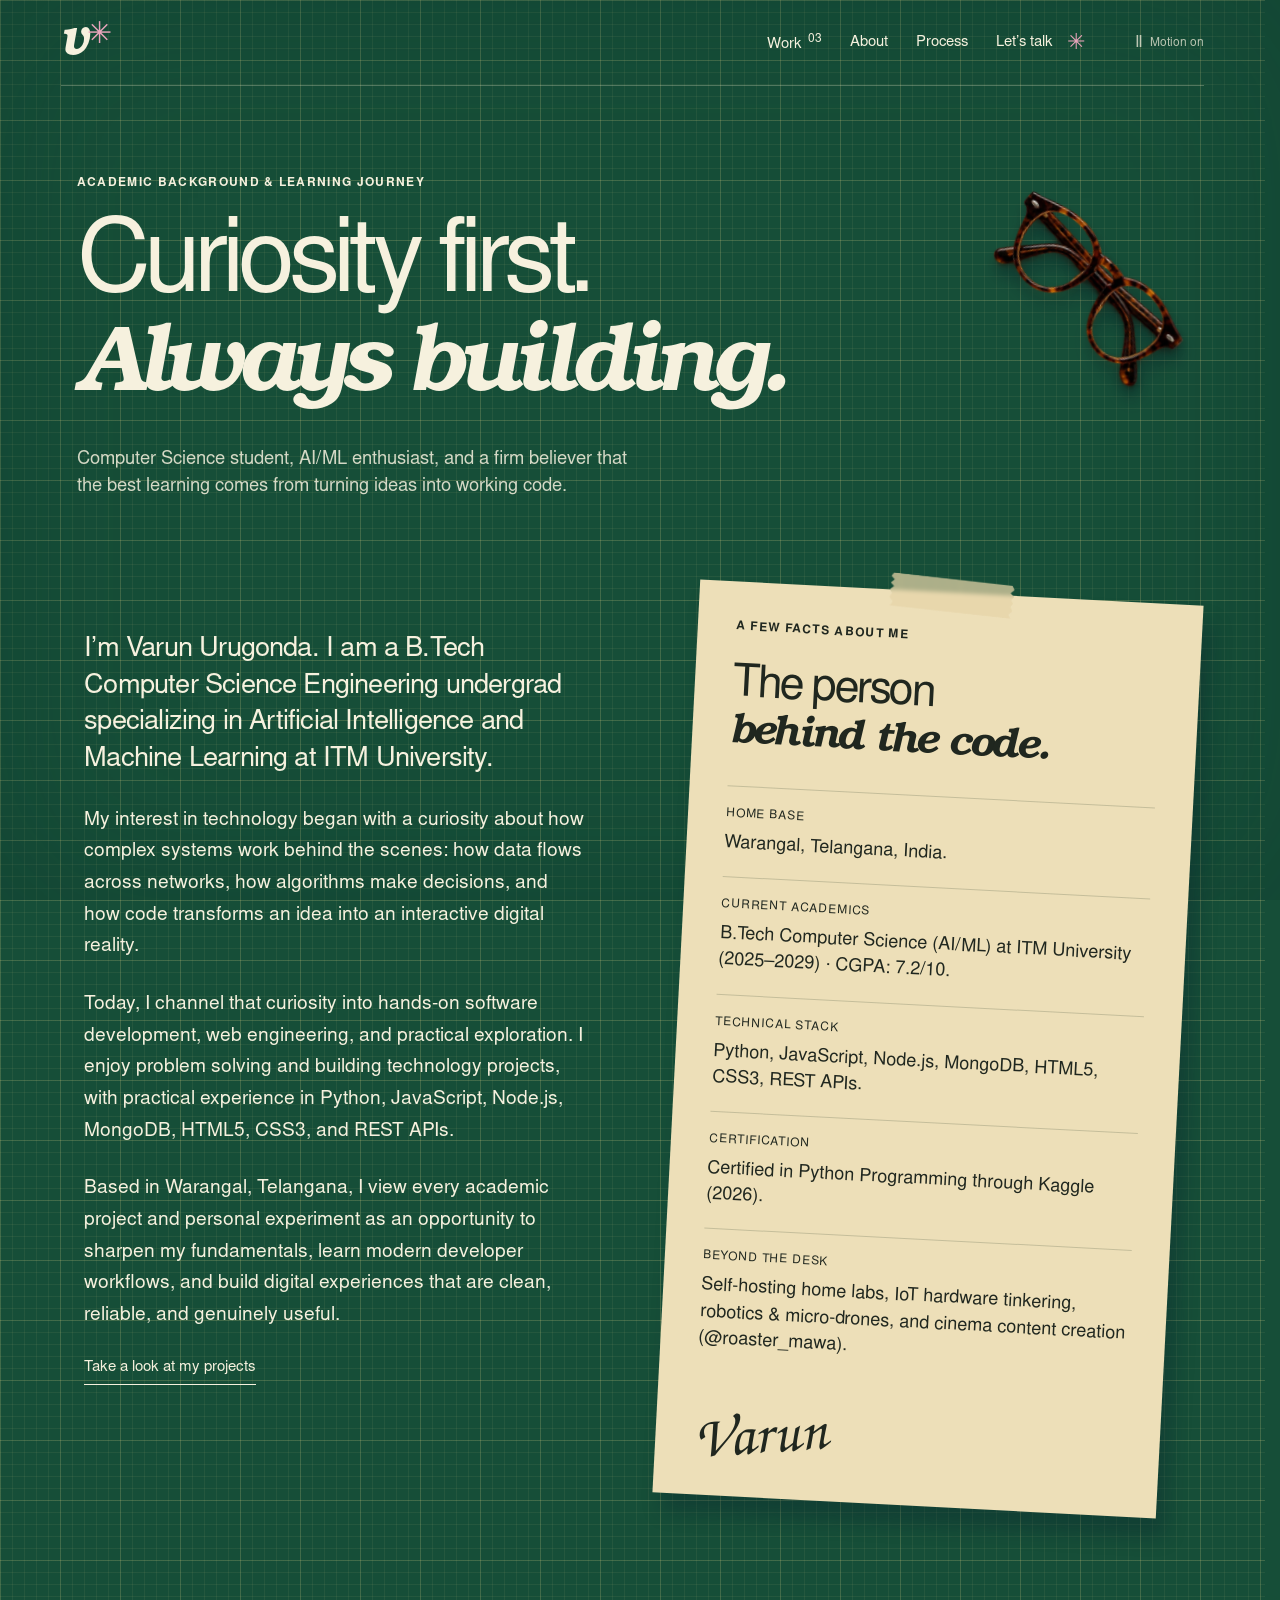
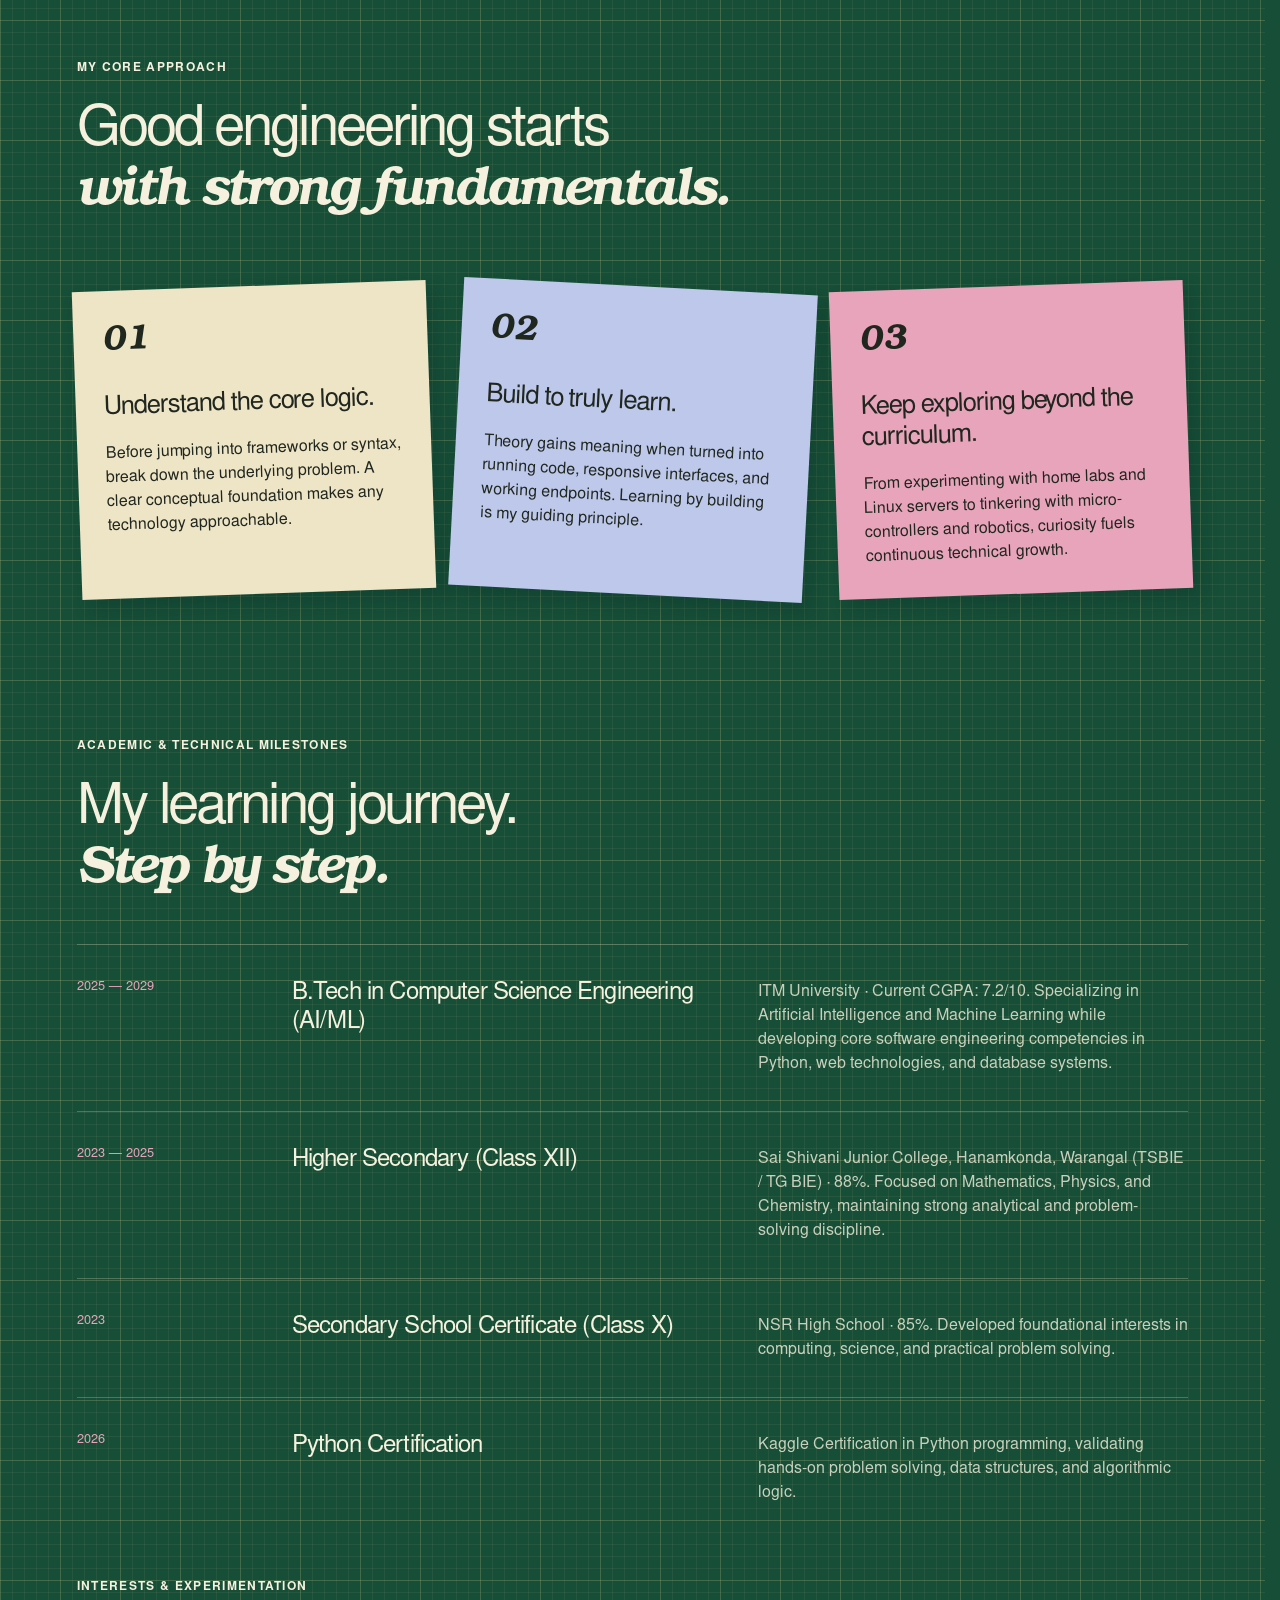
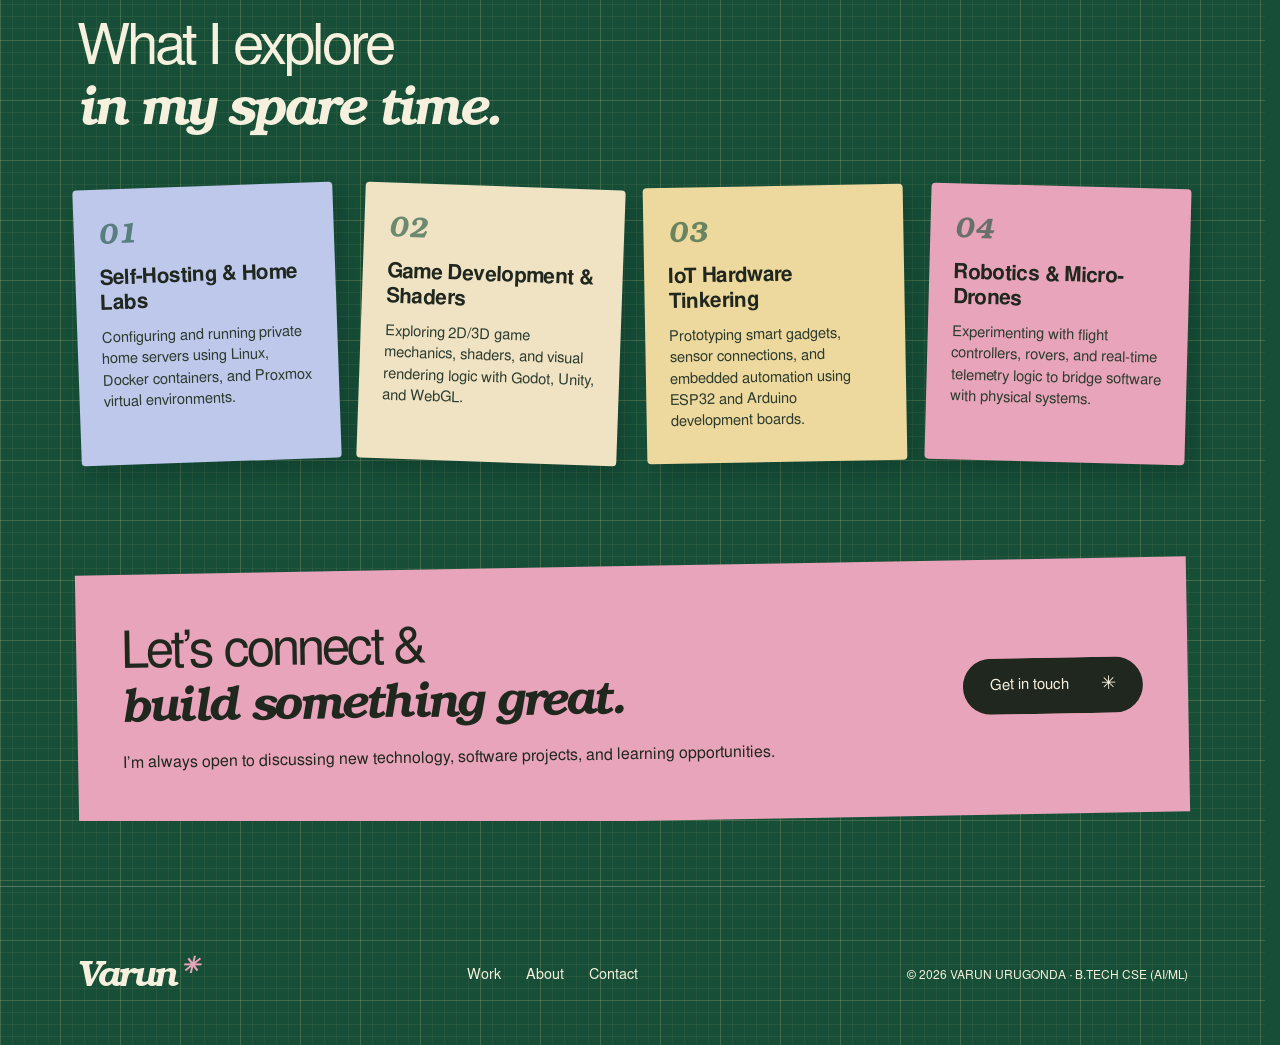
<file: about.html>
<!doctype html>
<html lang="en"><head>
  <meta charset="UTF-8"><meta name="viewport" content="width=device-width, initial-scale=1">
  <meta name="theme-color" content="#124b35">
  <title>About — Varun Urugonda</title>
  <meta name="description" content="Meet Varun Urugonda, a B.Tech Computer Science Engineering student specializing in AI/ML at ITM University, exploring software engineering, web development, and practical tech projects.">
  <link rel="icon" type="image/svg+xml" href="data:image/svg+xml,%3Csvg xmlns='http://www.w3.org/2000/svg' viewBox='0 0 64 64'%3E%3Crect width='64' height='64' rx='14' fill='%23124b35'/%3E%3Ctext x='11' y='47' font-family='Georgia' font-weight='bold' font-style='italic' font-size='49' fill='%23f6f1de'%3Ev%3C/text%3E%3C/svg%3E">
  <link rel="preload" href="/assets/serif-italic.woff" as="font" type="font/woff" crossorigin>
  <link rel="stylesheet" href="/styles.css">
  <link rel="stylesheet" href="/expanded.css">
  <script src="/app.js" defer></script>
</head><body class="inner-page"><a class="skip-link" href="#main-content">Skip to content</a><header class="header">
    <a class="brand" href="/" aria-label="Varun Urugonda home">v<span>✳</span></a>
    <nav aria-label="Main navigation"><a href="/work.html">Work <sup>03</sup></a><a href="/about.html" aria-current="page">About</a><a href="/#process" class="nav-process">Process</a><a class="nav-contact" href="/#contact">Let’s talk<span class="mini-star">✳</span></a></nav>
    <button class="motion-toggle" aria-label="Pause animations" aria-pressed="false"><span class="pause-icon" aria-hidden="true">Ⅱ</span><span class="motion-label">Motion on</span></button>
  </header><main id="main-content"><section class="page-heading section"><span class="eyebrow">ACADEMIC BACKGROUND &amp; LEARNING JOURNEY</span><div class="prop page-prop" data-name="glasses" data-depth="18"><img src="/assets/glasses.webp" alt=""></div><h1>Curiosity first.<br><em>Always building.</em></h1><p>Computer Science student, AI/ML enthusiast, and a firm believer that the best learning comes from turning ideas into working code.</p></section>
<section class="about-longform section"><div class="bio-story reveal"><p>I’m Varun Urugonda. I am a B.Tech Computer Science Engineering undergrad specializing in Artificial Intelligence and Machine Learning at ITM University.</p><p>My interest in technology began with a curiosity about how complex systems work behind the scenes: how data flows across networks, how algorithms make decisions, and how code transforms an idea into an interactive digital reality.</p><p>Today, I channel that curiosity into hands-on software development, web engineering, and practical exploration. I enjoy problem solving and building technology projects, with practical experience in Python, JavaScript, Node.js, MongoDB, HTML5, CSS3, and REST APIs.</p><p>Based in Warangal, Telangana, I view every academic project and personal experiment as an opportunity to sharpen my fundamentals, learn modern developer workflows, and build digital experiences that are clean, reliable, and genuinely useful.</p><a class="text-link" href="/work.html">Take a look at my projects</a></div><aside class="bio-details reveal"><span class="tape" aria-hidden="true"></span><span class="eyebrow">A FEW FACTS ABOUT ME</span><h2>The person<br><em>behind the code.</em></h2><div class="bio-fact"><span>HOME BASE</span><p>Warangal, Telangana, India.</p></div><div class="bio-fact"><span>CURRENT ACADEMICS</span><p>B.Tech Computer Science (AI/ML) at ITM University (2025–2029) · CGPA: 7.2/10.</p></div><div class="bio-fact"><span>TECHNICAL STACK</span><p>Python, JavaScript, Node.js, MongoDB, HTML5, CSS3, REST APIs.</p></div><div class="bio-fact"><span>CERTIFICATION</span><p>Certified in Python Programming through Kaggle (2026).</p></div><div class="bio-fact"><span>BEYOND THE DESK</span><p>Self-hosting home labs, IoT hardware tinkering, robotics &amp; micro-drones, and cinema content creation (@roaster_mawa).</p></div><span class="signature">Varun</span></aside></section>
<section class="capabilities section"><div class="section-heading reveal"><div><span class="eyebrow">MY CORE APPROACH</span><h2>Good engineering starts<br><em>with strong fundamentals.</em></h2></div></div><div class="values-grid"><article class="value-card reveal"><span>01</span><h3>Understand the core logic.</h3><p>Before jumping into frameworks or syntax, break down the underlying problem. A clear conceptual foundation makes any technology approachable.</p></article><article class="value-card reveal"><span>02</span><h3>Build to truly learn.</h3><p>Theory gains meaning when turned into running code, responsive interfaces, and working endpoints. Learning by building is my guiding principle.</p></article><article class="value-card reveal"><span>03</span><h3>Keep exploring beyond the curriculum.</h3><p>From experimenting with home labs and Linux servers to tinkering with micro-controllers and robotics, curiosity fuels continuous technical growth.</p></article></div></section>
<section class="about-journey section"><span class="eyebrow">ACADEMIC &amp; TECHNICAL MILESTONES</span><h2>My learning journey.<br><em>Step by step.</em></h2><div class="journey-row reveal"><span>2025 — 2029</span><h3>B.Tech in Computer Science Engineering (AI/ML)</h3><p>ITM University · Current CGPA: 7.2/10. Specializing in Artificial Intelligence and Machine Learning while developing core software engineering competencies in Python, web technologies, and database systems.</p></div><div class="journey-row reveal"><span>2023 — 2025</span><h3>Higher Secondary (Class XII)</h3><p>Sai Shivani Junior College, Hanamkonda, Warangal (TSBIE / TG BIE) · 88%. Focused on Mathematics, Physics, and Chemistry, maintaining strong analytical and problem-solving discipline.</p></div><div class="journey-row reveal"><span>2023</span><h3>Secondary School Certificate (Class X)</h3><p>NSR High School · 85%. Developed foundational interests in computing, science, and practical problem solving.</p></div><div class="journey-row reveal"><span>2026</span><h3>Python Certification</h3><p>Kaggle Certification in Python programming, validating hands-on problem solving, data structures, and algorithmic logic.</p></div></section>
<section class="capabilities section" style="padding-top:40px;"><div class="section-heading reveal"><div><span class="eyebrow">INTERESTS &amp; EXPERIMENTATION</span><h2>What I explore<br><em>in my spare time.</em></h2></div></div><div class="interests-grid" style="margin-top:45px;"><article class="interest-card reveal"><span class="interest-num">01</span><h3>Self-Hosting &amp; Home Labs</h3><p>Configuring and running private home servers using Linux, Docker containers, and Proxmox virtual environments.</p></article><article class="interest-card reveal"><span class="interest-num">02</span><h3>Game Development &amp; Shaders</h3><p>Exploring 2D/3D game mechanics, shaders, and visual rendering logic with Godot, Unity, and WebGL.</p></article><article class="interest-card reveal"><span class="interest-num">03</span><h3>IoT Hardware Tinkering</h3><p>Prototyping smart gadgets, sensor connections, and embedded automation using ESP32 and Arduino development boards.</p></article><article class="interest-card reveal"><span class="interest-num">04</span><h3>Robotics &amp; Micro-Drones</h3><p>Experimenting with flight controllers, rovers, and real-time telemetry logic to bridge software with physical systems.</p></article></div></section>
<div class="section"><div class="page-cta reveal"><div><h2>Let’s connect &amp;<br><em>build something great.</em></h2><p>I’m always open to discussing new technology, software projects, and learning opportunities.</p></div><a class="pill-button dark" href="/#contact">Get in touch <span aria-hidden="true">✳</span></a></div></div></main><footer class="inner-footer"><a class="footer-brand" href="/">Varun<span>✳</span></a><nav aria-label="Footer"><a href="/work.html">Work</a><a href="/about.html">About</a><a href="/#contact">Contact</a></nav><span>© 2026 VARUN URUGONDA · B.TECH CSE (AI/ML)</span></footer><div class="scroll-progress" aria-hidden="true"></div></body></html>
</file>
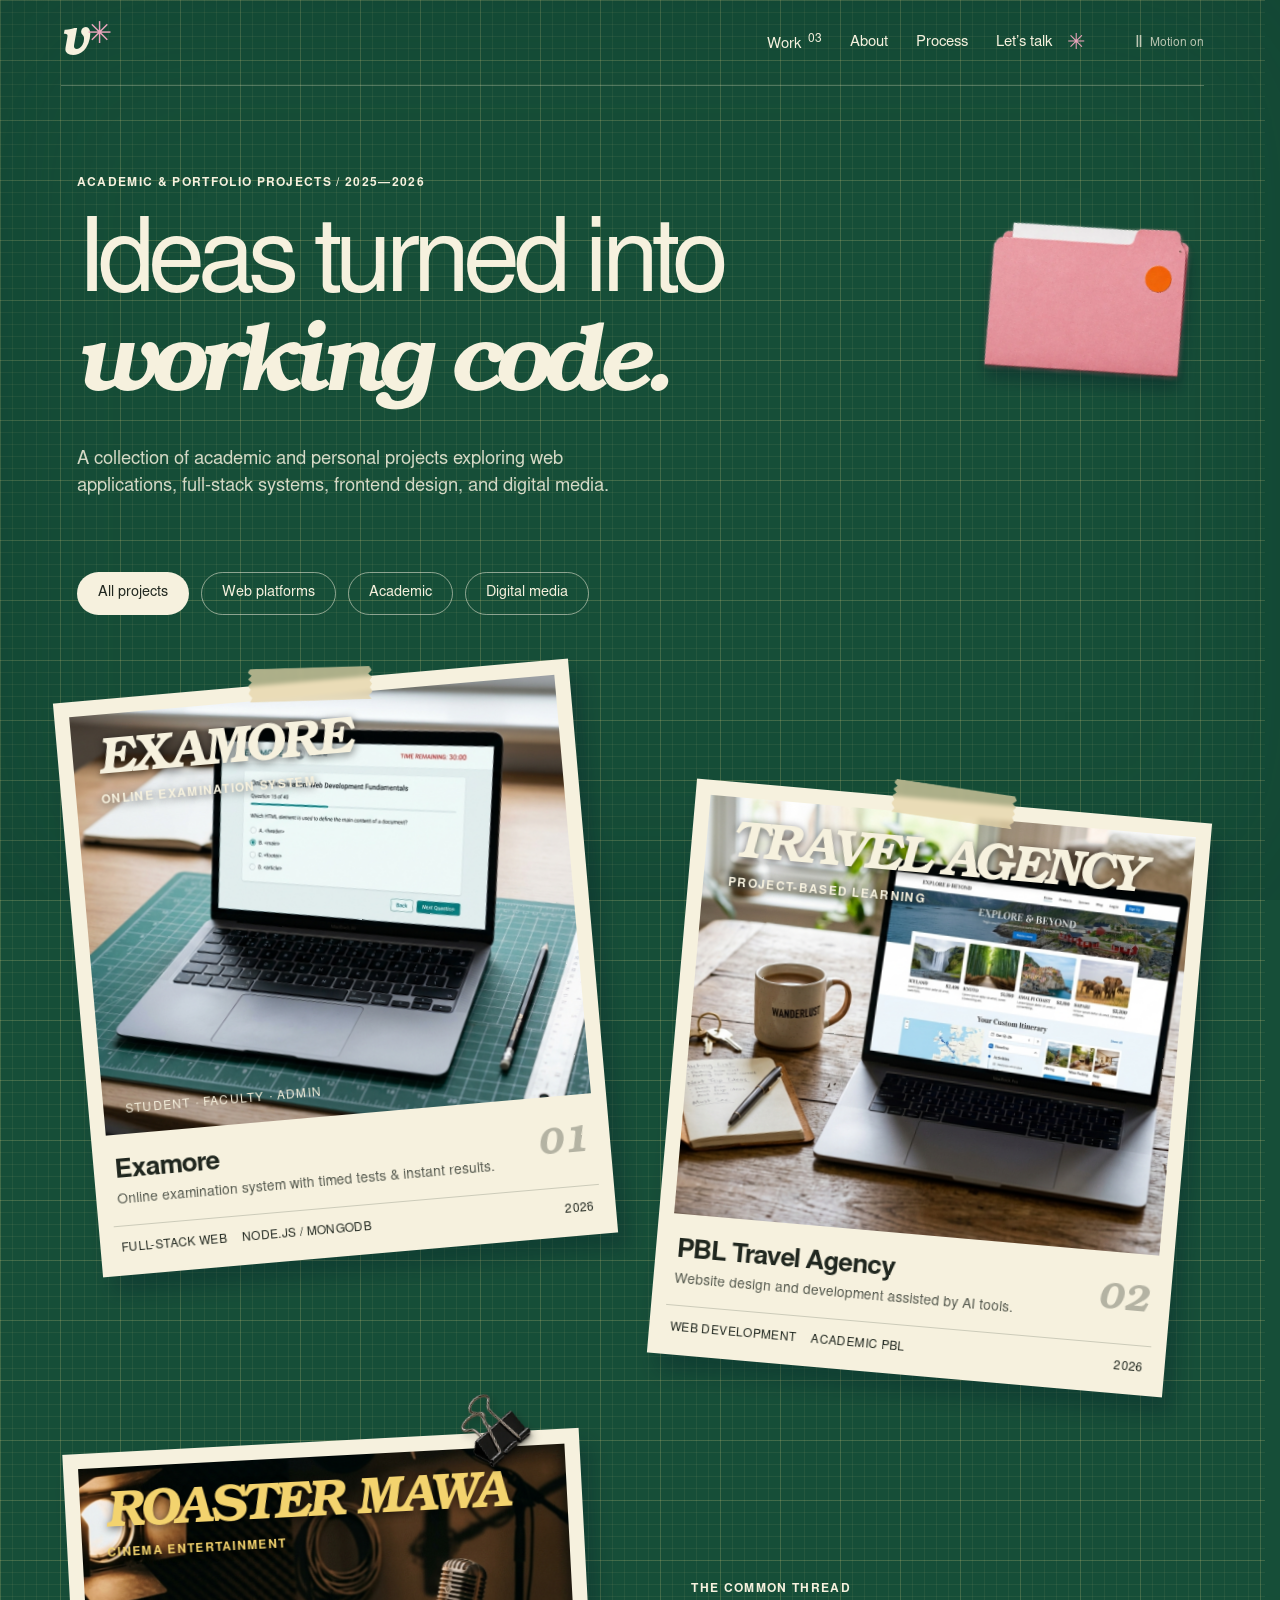
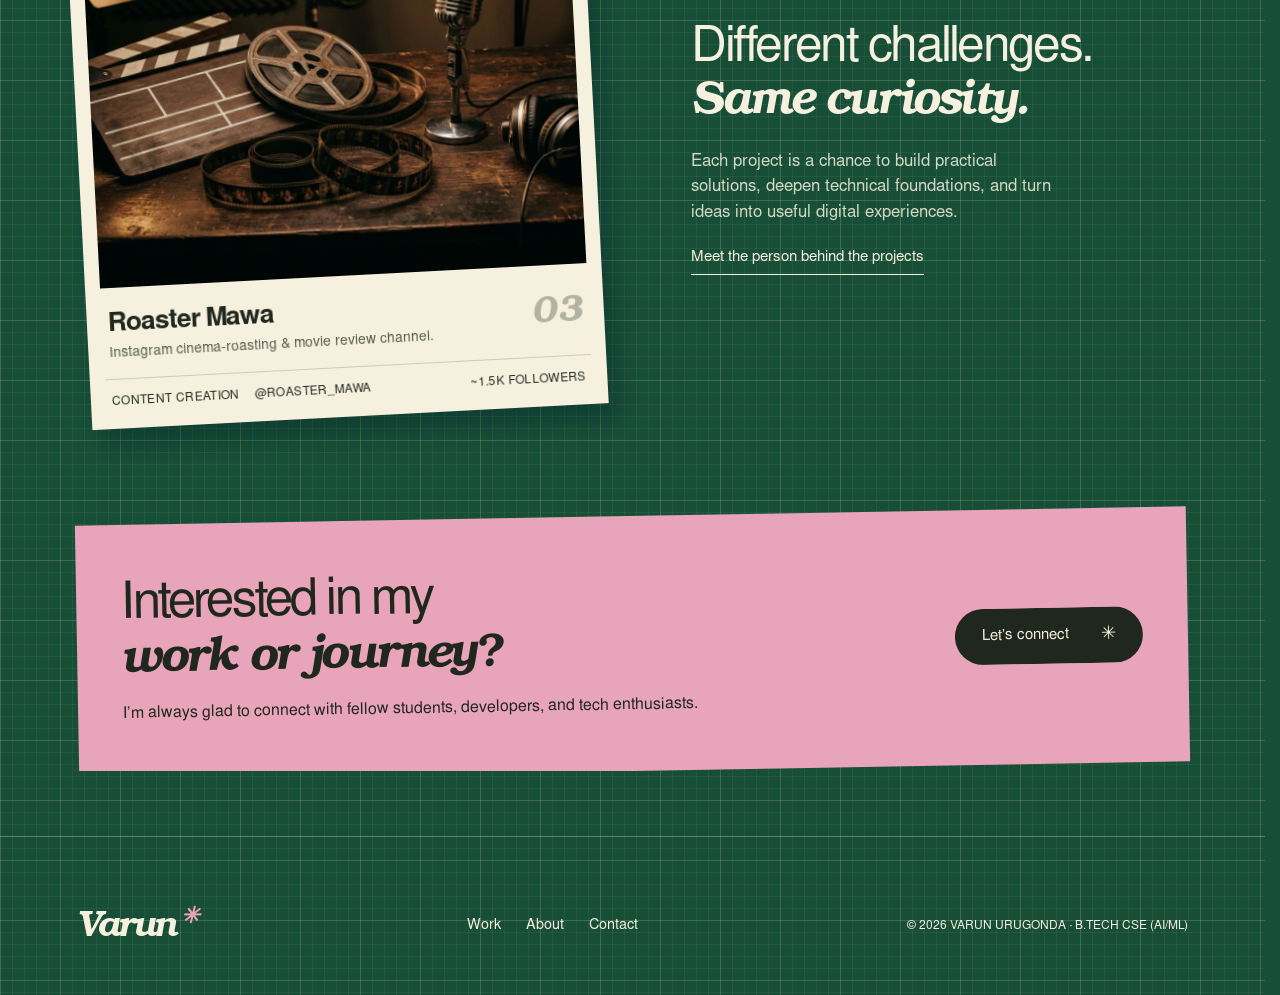
<file: work.html>
<!doctype html>
<html lang="en"><head>
  <meta charset="UTF-8"><meta name="viewport" content="width=device-width, initial-scale=1">
  <meta name="theme-color" content="#124b35">
  <title>Selected Projects — Varun Urugonda</title>
  <meta name="description" content="Explore academic and portfolio projects by Varun Urugonda: Examore Online Examination System, PBL Travel Agency Website, and Roaster Mawa.">
  <link rel="icon" type="image/svg+xml" href="data:image/svg+xml,%3Csvg xmlns='http://www.w3.org/2000/svg' viewBox='0 0 64 64'%3E%3Crect width='64' height='64' rx='14' fill='%23124b35'/%3E%3Ctext x='11' y='47' font-family='Georgia' font-weight='bold' font-style='italic' font-size='49' fill='%23f6f1de'%3Ev%3C/text%3E%3C/svg%3E">
  <link rel="preload" href="/assets/serif-italic.woff" as="font" type="font/woff" crossorigin>
  <link rel="stylesheet" href="/styles.css">
  <link rel="stylesheet" href="/expanded.css">
  <script src="/app.js" defer></script>
</head><body class="inner-page"><a class="skip-link" href="#main-content">Skip to content</a><header class="header">
    <a class="brand" href="/" aria-label="Varun Urugonda home">v<span>✳</span></a>
    <nav aria-label="Main navigation"><a href="/work.html" aria-current="page">Work <sup>03</sup></a><a href="/about.html">About</a><a href="/#process" class="nav-process">Process</a><a class="nav-contact" href="/#contact">Let’s talk<span class="mini-star">✳</span></a></nav>
    <button class="motion-toggle" aria-label="Pause animations" aria-pressed="false"><span class="pause-icon" aria-hidden="true">Ⅱ</span><span class="motion-label">Motion on</span></button>
  </header><main id="main-content"><section class="page-heading section"><span class="eyebrow">ACADEMIC &amp; PORTFOLIO PROJECTS / 2025—2026</span><div class="prop page-prop" data-name="folder" data-depth="16"><img src="/assets/folder.webp" alt=""></div><h1>Ideas turned into<br><em>working code.</em></h1><p>A collection of academic and personal projects exploring web applications, full-stack systems, frontend design, and digital media.</p></section><section class="section" aria-label="Project archive"><div class="work-filter" role="group" aria-label="Filter projects"><button class="filter-button" data-filter="all" aria-pressed="true">All projects</button><button class="filter-button" data-filter="web" aria-pressed="false">Web platforms</button><button class="filter-button" data-filter="academic" aria-pressed="false">Academic</button><button class="filter-button" data-filter="media" aria-pressed="false">Digital media</button></div><p class="filter-result sr-only" aria-live="polite">3 projects shown</p><div class="archive-grid"><article data-categories="web academic" class="project-card project-examore reveal" data-tilt="true">
          <span class="tape" aria-hidden="true"></span>
          <a class="project-open" href="/projects/examore.html" aria-label="Explore Examore online examination system">
            <div class="project-visual examore-visual"><img src="/assets/examore.jpg" alt="Examore web-based examination platform interface on a laptop" loading="lazy" width="1536" height="1024"><div class="project-brand examore-brand">EXAMORE<span>ONLINE EXAMINATION SYSTEM</span></div><span class="visual-label" style="color:#f6f1de;">STUDENT · FACULTY · ADMIN</span><span class="view-project">View project</span></div>
            <div class="project-caption"><div><h3>Examore</h3><p>Online examination system with timed tests &amp; instant results.</p></div><span class="project-number">01</span></div>
            <div class="project-tags"><span>Full-Stack Web</span><span>Node.js / MongoDB</span><span>2026</span></div>
          </a>
        </article><article data-categories="web academic" class="project-card project-travel reveal" data-tilt="true">
          <span class="tape" aria-hidden="true"></span>
          <a class="project-open" href="/projects/travel-agency.html" aria-label="Explore PBL Travel Agency project">
            <div class="project-visual travel-visual"><img src="/assets/travel.jpg" alt="Scenic travel agency website showcase on a desk" loading="lazy" width="1536" height="1024"><div class="project-brand travel-brand">TRAVEL AGENCY<span>PROJECT-BASED LEARNING</span></div><span class="view-project">View project</span></div>
            <div class="project-caption"><div><h3>PBL Travel Agency</h3><p>Website design and development assisted by AI tools.</p></div><span class="project-number">02</span></div>
            <div class="project-tags"><span>Web Development</span><span>Academic PBL</span><span>2026</span></div>
          </a>
        </article><article data-categories="media" class="project-card project-roaster reveal" data-tilt="true">
          <span class="clip-object" aria-hidden="true"><img src="/assets/clip.webp" alt="" loading="lazy"></span>
          <a class="project-open" href="/projects/roaster-mawa.html" aria-label="Explore Roaster Mawa digital media project">
            <div class="project-visual roaster-visual"><img src="/assets/roaster-mawa.jpg" alt="Cinema production equipment with clapperboard and studio microphone" loading="lazy" width="1536" height="1024"><div class="project-brand roaster-brand">ROASTER MAWA<span>CINEMA ENTERTAINMENT</span></div><span class="view-project">View project</span></div>
            <div class="project-caption"><div><h3>Roaster Mawa</h3><p>Instagram cinema-roasting &amp; movie review channel.</p></div><span class="project-number">03</span></div>
            <div class="project-tags"><span>Content Creation</span><span>@roaster_mawa</span><span>~1.5K Followers</span></div>
          </a>
        </article><div class="archive-note reveal"><span class="eyebrow">THE COMMON THREAD</span><h2>Different challenges.<br><em>Same curiosity.</em></h2><p>Each project is a chance to build practical solutions, deepen technical foundations, and turn ideas into useful digital experiences.</p><a class="text-link" href="/about.html">Meet the person behind the projects</a></div></div></section><div class="section"><div class="page-cta reveal"><div><h2>Interested in my<br><em>work or journey?</em></h2><p>I’m always glad to connect with fellow students, developers, and tech enthusiasts.</p></div><a class="pill-button dark" href="/#contact">Let’s connect <span aria-hidden="true">✳</span></a></div></div></main><footer class="inner-footer"><a class="footer-brand" href="/">Varun<span>✳</span></a><nav aria-label="Footer"><a href="/work.html">Work</a><a href="/about.html">About</a><a href="/#contact">Contact</a></nav><span>© 2026 VARUN URUGONDA · B.TECH CSE (AI/ML)</span></footer><div class="scroll-progress" aria-hidden="true"></div></body></html>
</file>
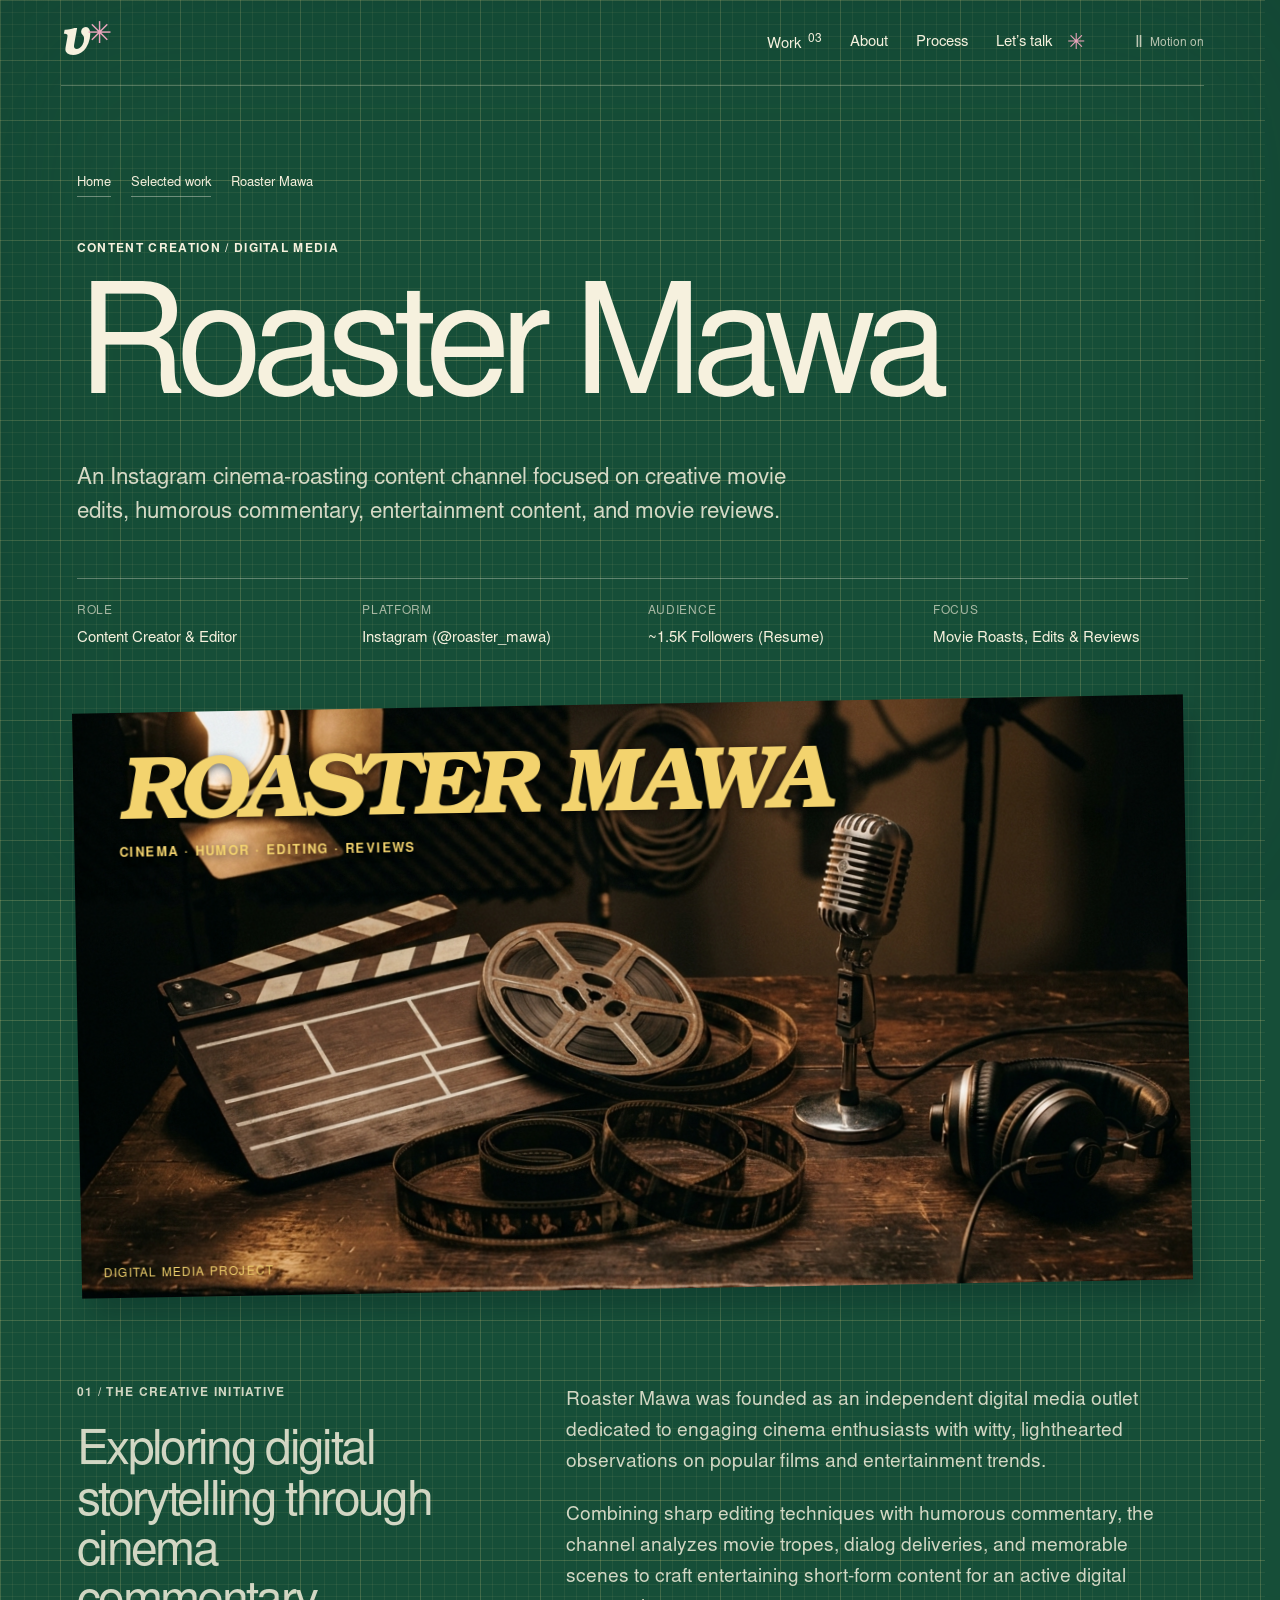
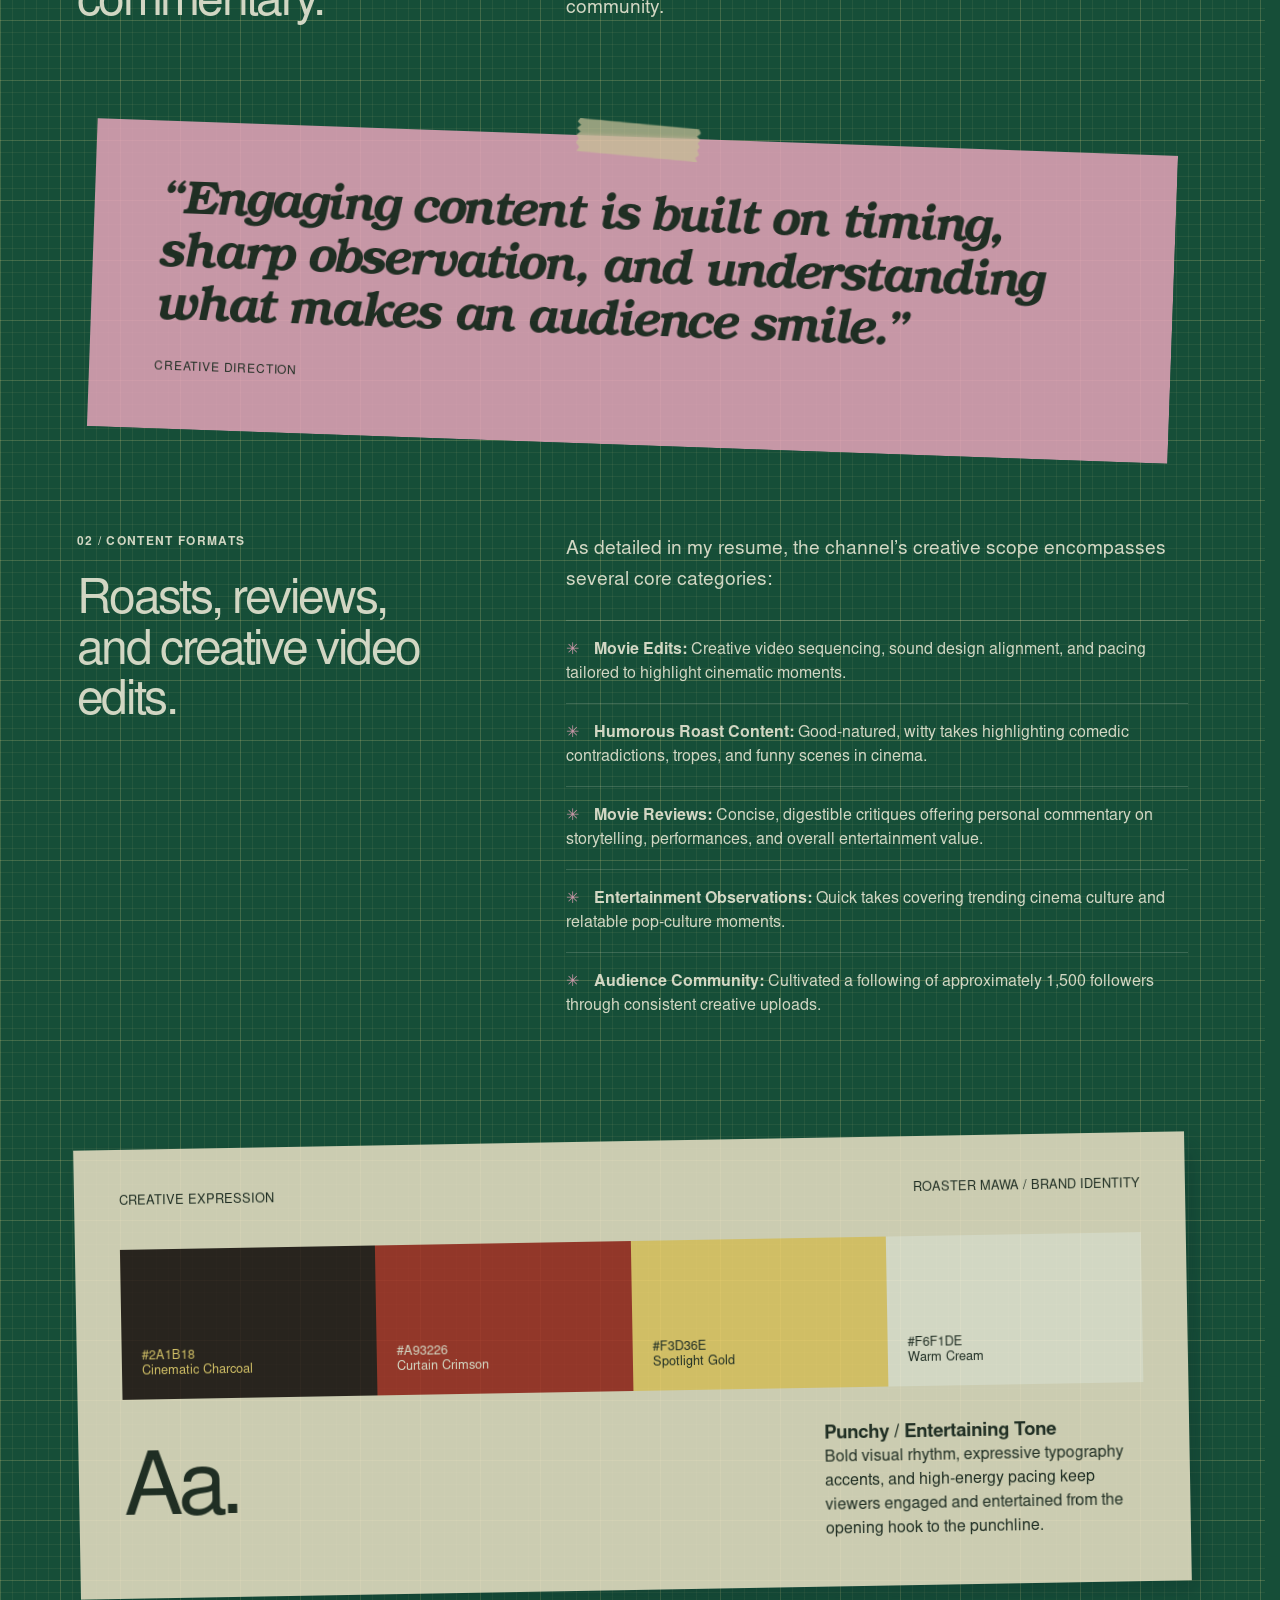
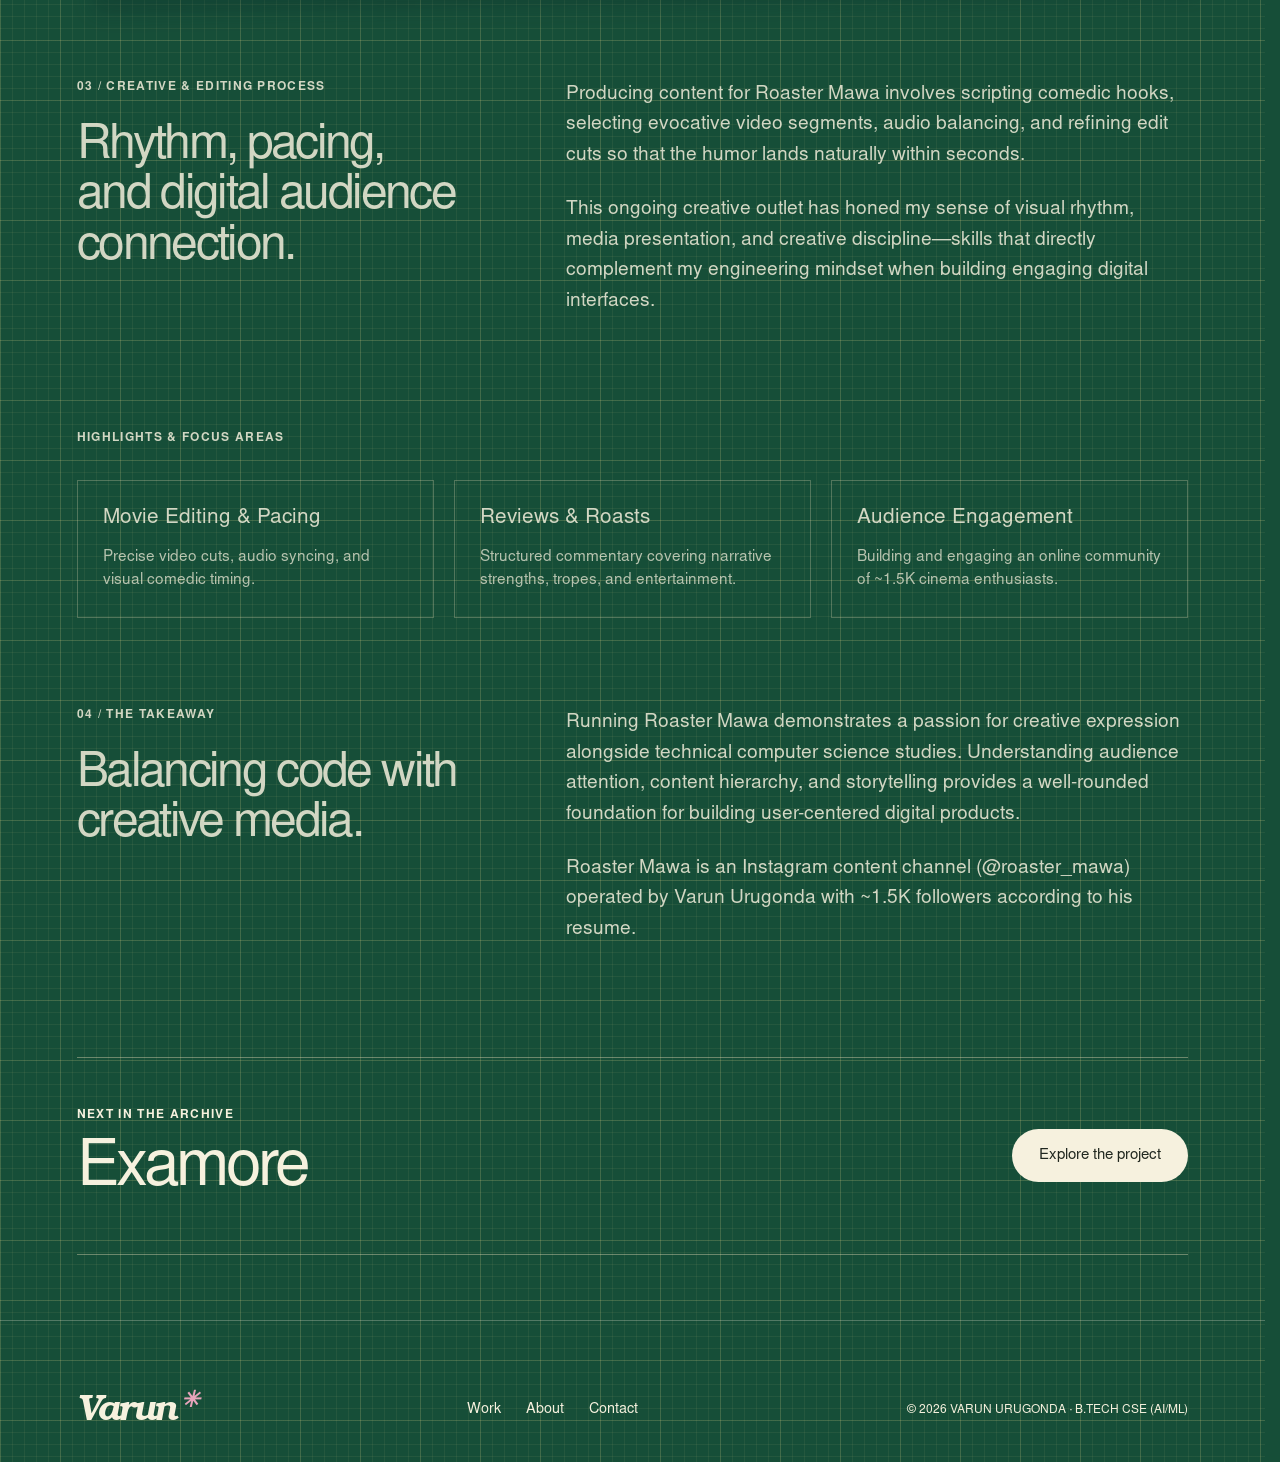
<file: projects/daylight.html>
<!doctype html>
<html lang="en">
<head>
  <meta charset="UTF-8">
  <meta http-equiv="refresh" content="0; url=/projects/roaster-mawa.html">
  <title>Redirecting to Roaster Mawa — Varun Urugonda</title>
  <link rel="canonical" href="/projects/roaster-mawa.html">
</head>
<body>
  <p>Redirecting to <a href="/projects/roaster-mawa.html">Roaster Mawa — Content Creation</a>...</p>
</body>
</html>
</file>
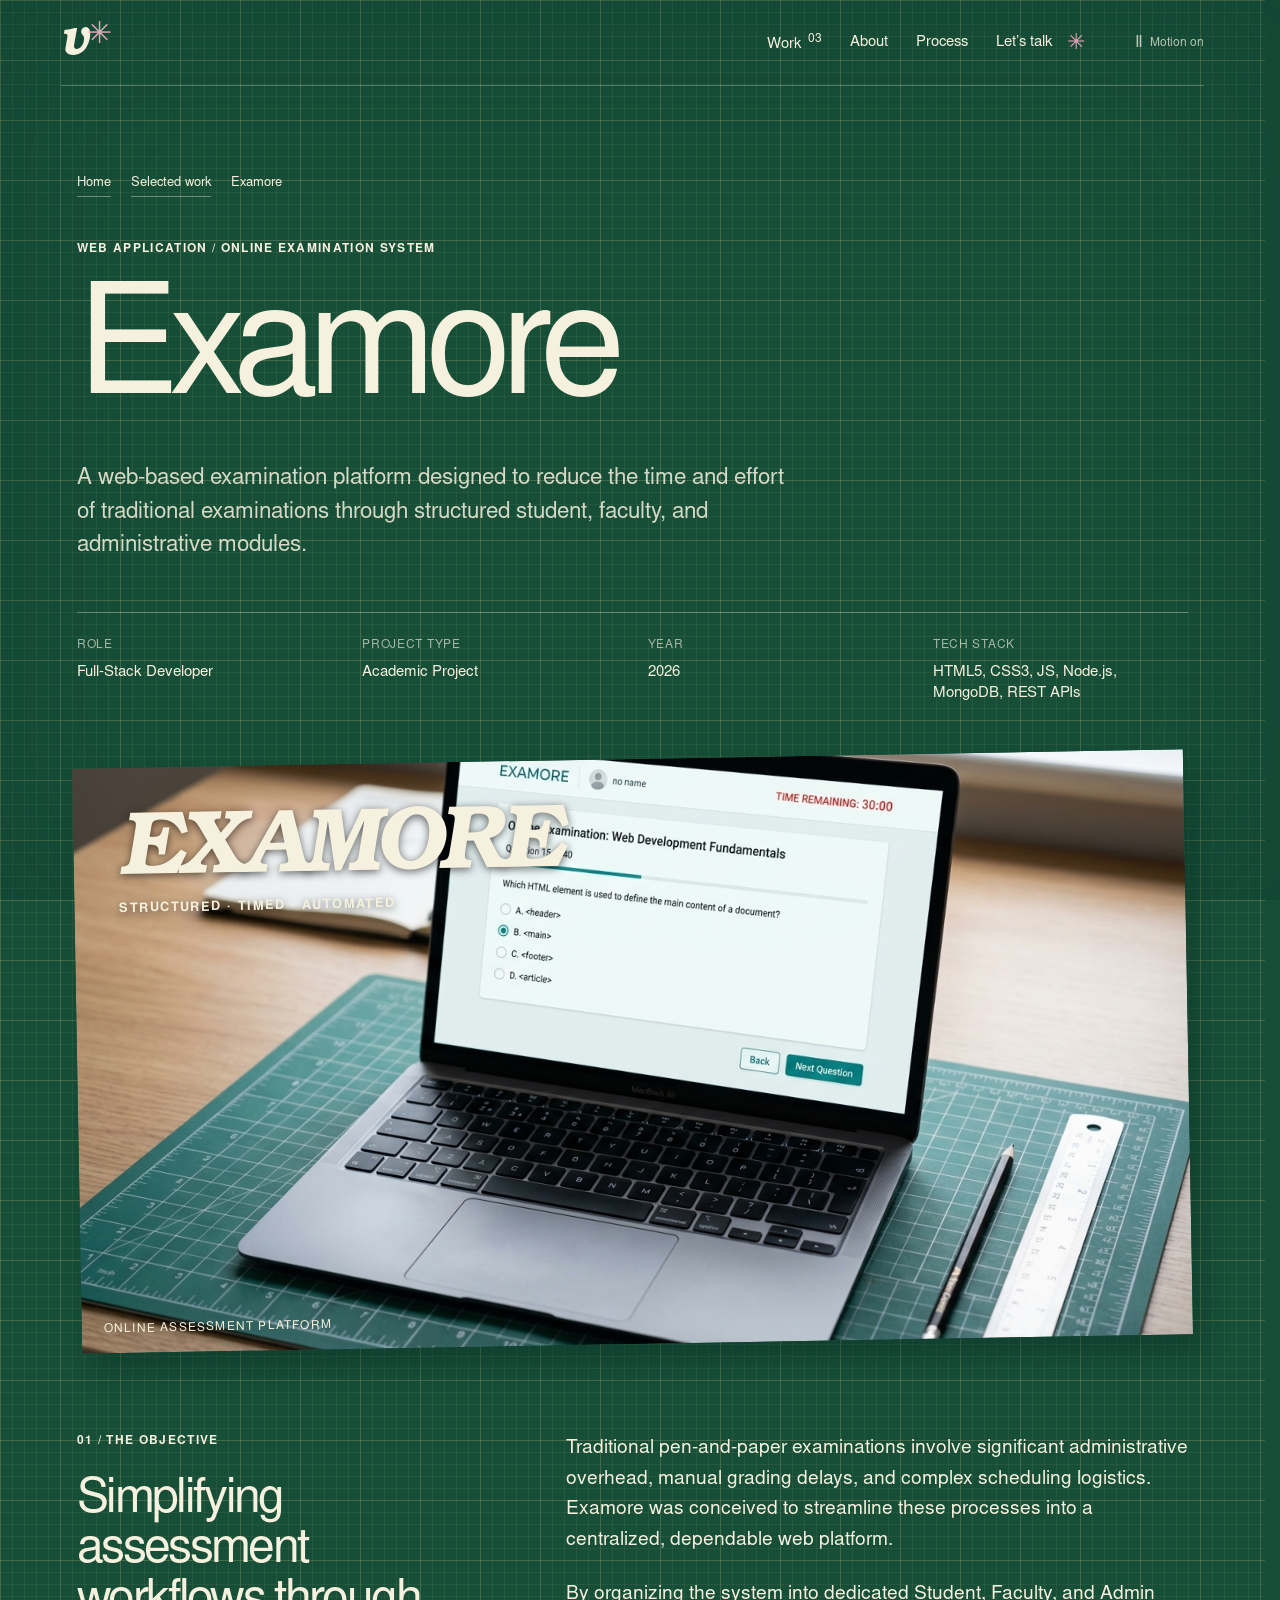
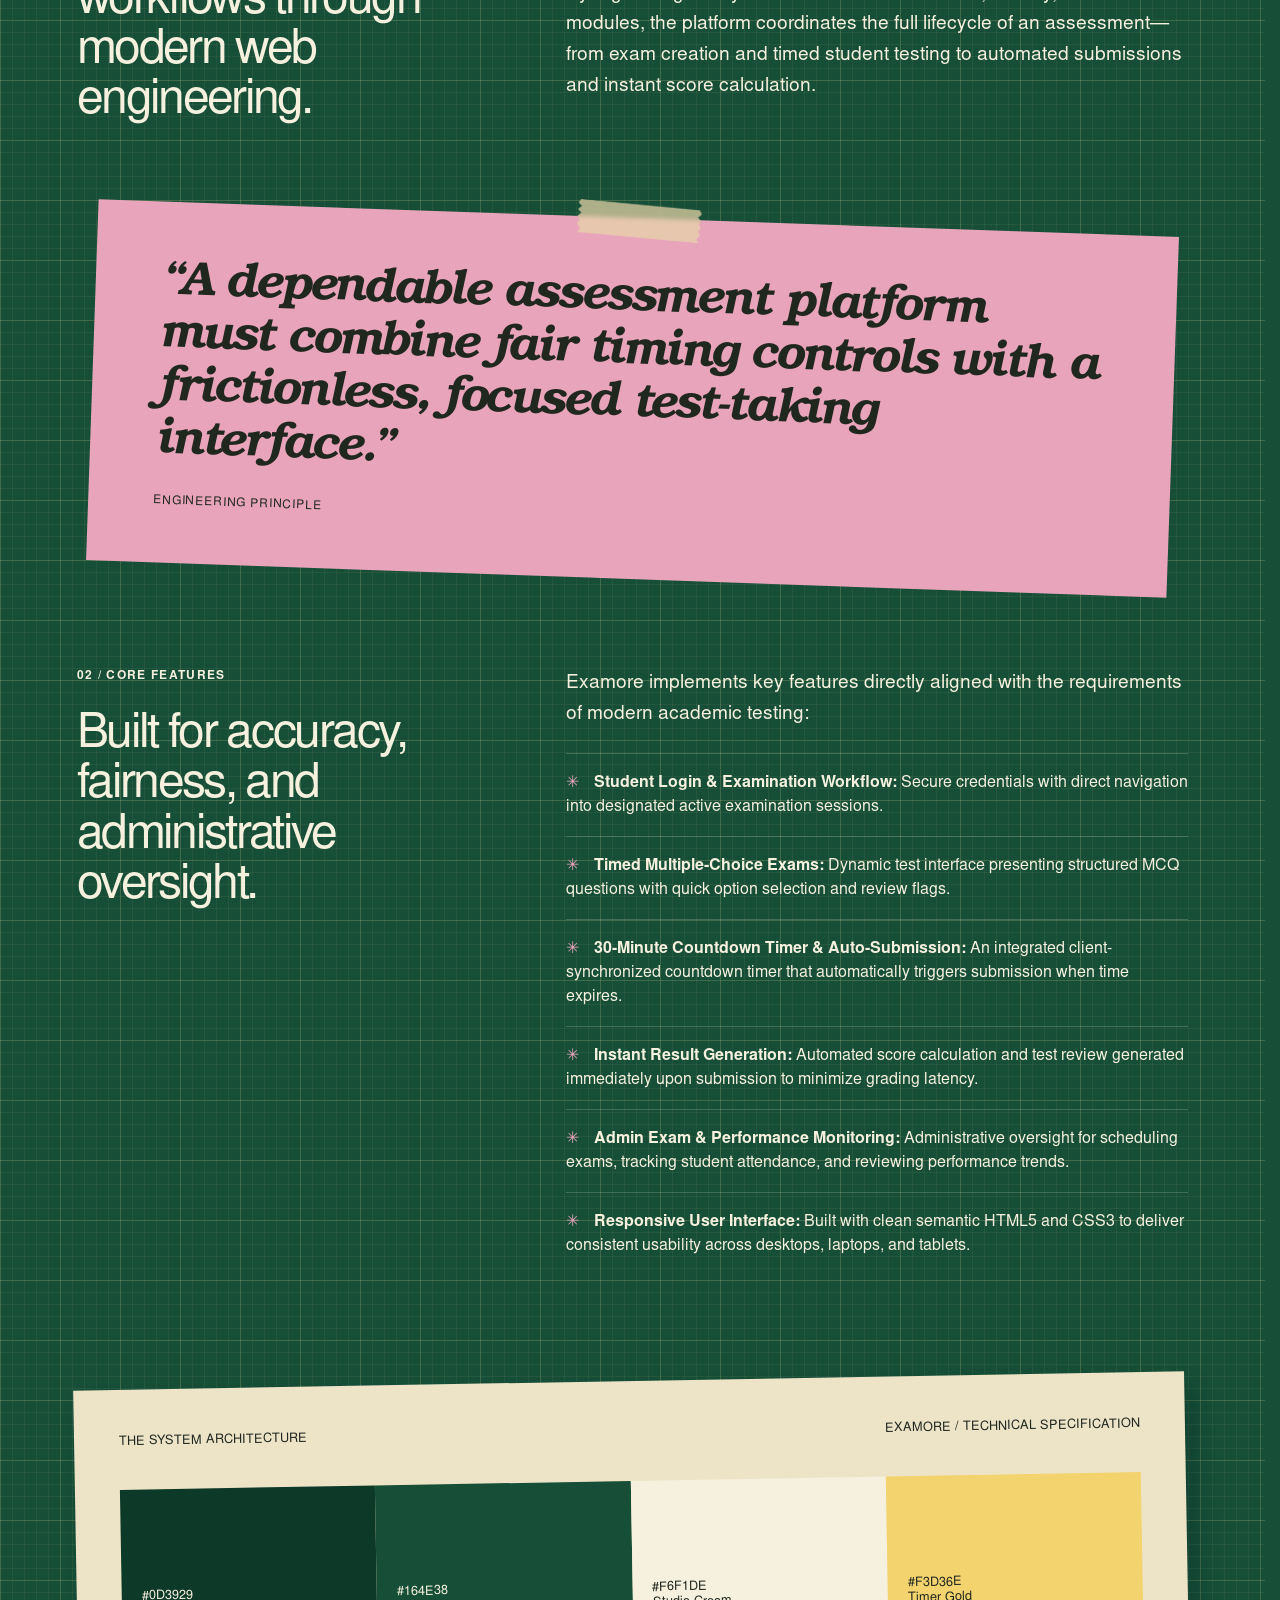
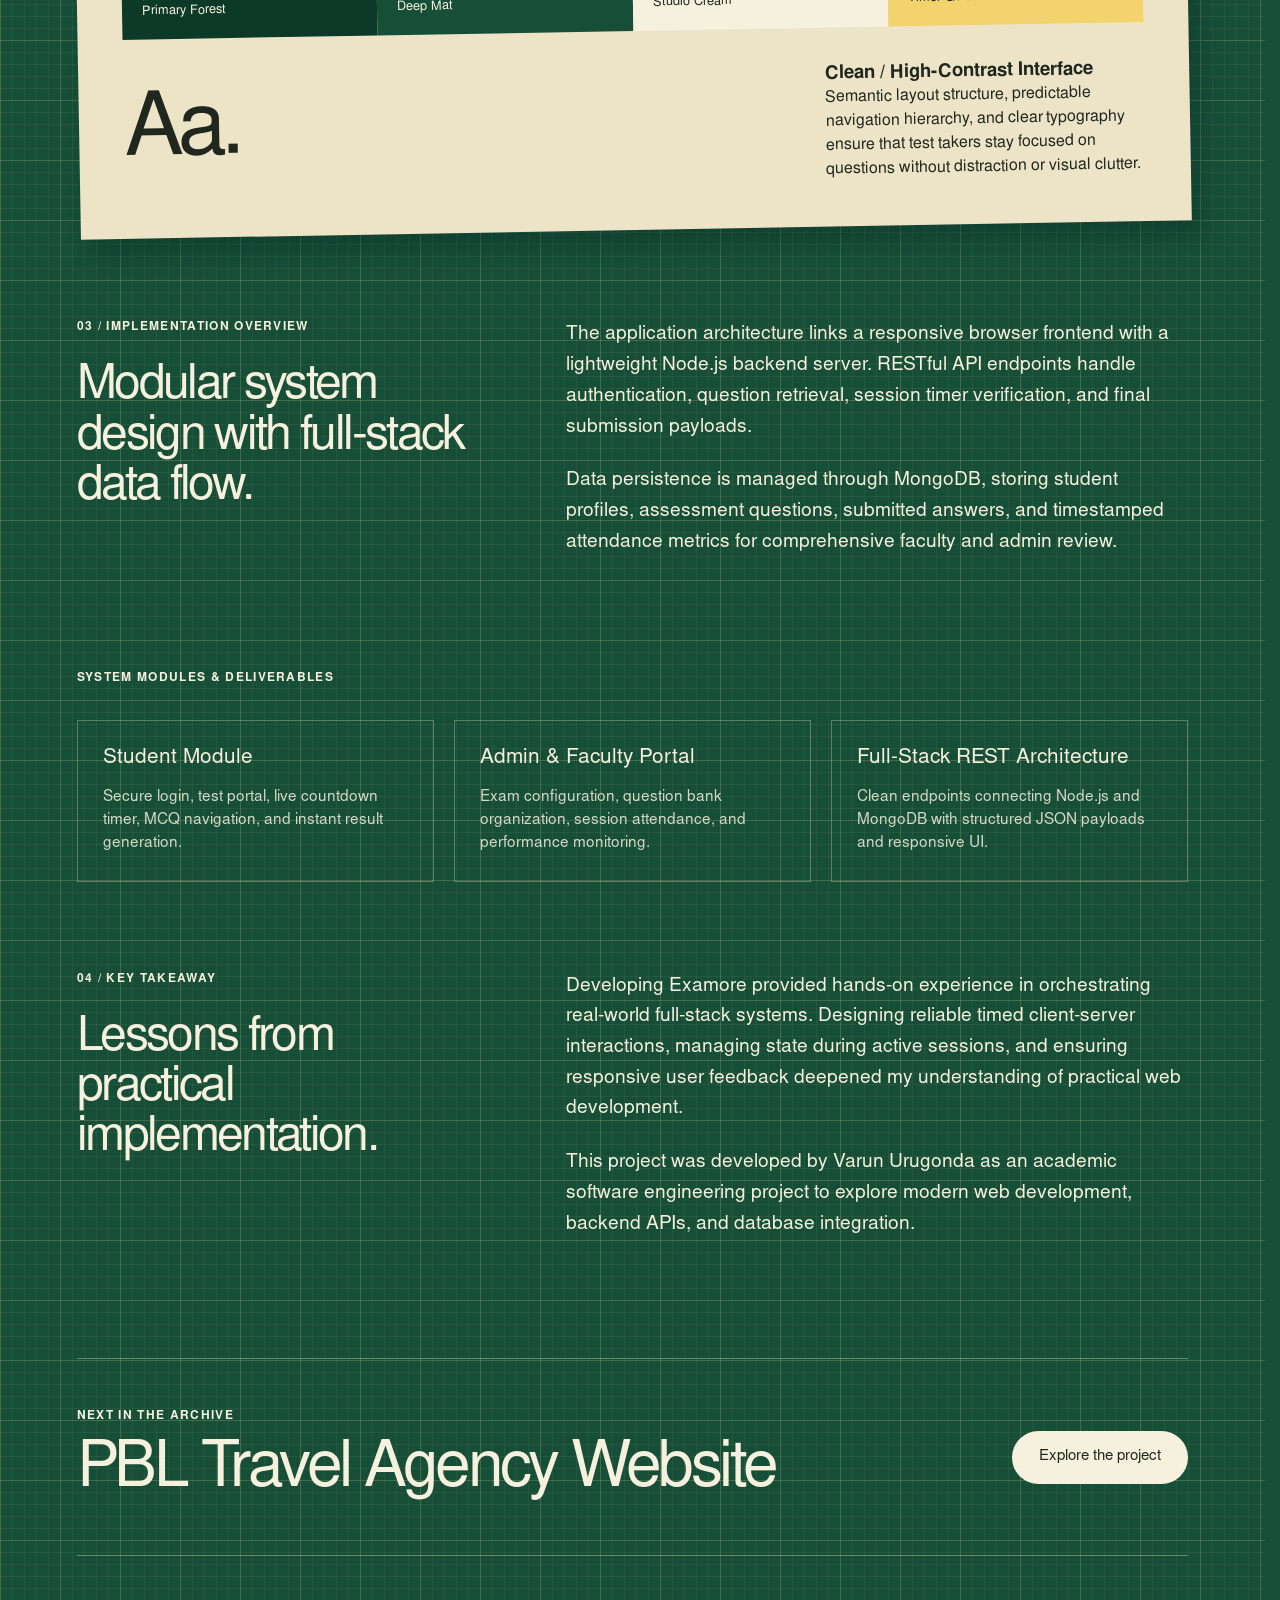
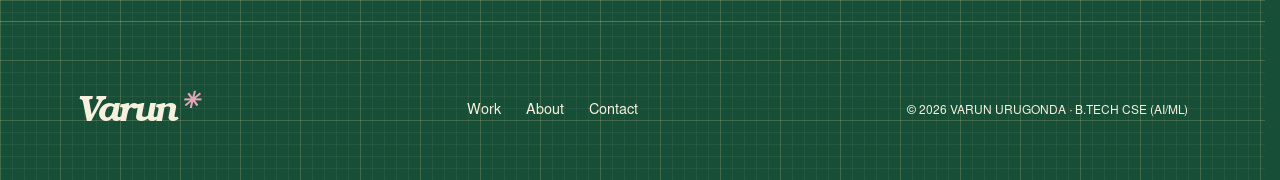
<file: projects/examore.html>
<!doctype html>
<html lang="en"><head>
  <meta charset="UTF-8"><meta name="viewport" content="width=device-width, initial-scale=1">
  <meta name="theme-color" content="#124b35">
  <title>Examore — Online Examination System | Varun Urugonda</title>
  <meta name="description" content="Examore is a web-based examination platform designed to simplify online assessments through student, faculty, and admin modules with timed MCQ tests and automatic submission.">
  <link rel="icon" type="image/svg+xml" href="data:image/svg+xml,%3Csvg xmlns='http://www.w3.org/2000/svg' viewBox='0 0 64 64'%3E%3Crect width='64' height='64' rx='14' fill='%23124b35'/%3E%3Ctext x='11' y='47' font-family='Georgia' font-weight='bold' font-style='italic' font-size='49' fill='%23f6f1de'%3Ev%3C/text%3E%3C/svg%3E">
  <link rel="preload" href="/assets/serif-italic.woff" as="font" type="font/woff" crossorigin>
  <link rel="stylesheet" href="/styles.css">
  <link rel="stylesheet" href="/expanded.css">
  <script src="/app.js" defer></script>
</head><body class="inner-page"><a class="skip-link" href="#main-content">Skip to content</a><header class="header">
    <a class="brand" href="/" aria-label="Varun Urugonda home">v<span>✳</span></a>
    <nav aria-label="Main navigation"><a href="/work.html">Work <sup>03</sup></a><a href="/about.html">About</a><a href="/#process" class="nav-process">Process</a><a class="nav-contact" href="/#contact">Let’s talk<span class="mini-star">✳</span></a></nav>
    <button class="motion-toggle" aria-label="Pause animations" aria-pressed="false"><span class="pause-icon" aria-hidden="true">Ⅱ</span><span class="motion-label">Motion on</span></button>
  </header><main id="main-content"><section class="page-heading case-heading section"><nav class="breadcrumbs" aria-label="Breadcrumb"><a href="/">Home</a><a href="/work.html">Selected work</a><span>Examore</span></nav><span class="eyebrow">WEB APPLICATION / ONLINE EXAMINATION SYSTEM</span><h1>Examore</h1><p>A web-based examination platform designed to reduce the time and effort of traditional examinations through structured student, faculty, and administrative modules.</p><div class="case-meta"><div><span>ROLE</span><p>Full-Stack Developer</p></div><div><span>PROJECT TYPE</span><p>Academic Project</p></div><div><span>YEAR</span><p>2026</p></div><div><span>TECH STACK</span><p>HTML5, CSS3, JS, Node.js, MongoDB, REST APIs</p></div></div></section><div class="case-cover reveal"><div class="project-visual examore-visual"><img src="/assets/examore.jpg" alt="Examore web application dashboard on a laptop with test timer" loading="lazy" width="1536" height="1024"><div class="project-brand examore-brand">EXAMORE<span>STRUCTURED · TIMED · AUTOMATED</span></div><span class="visual-label" style="color:#f6f1de;">ONLINE ASSESSMENT PLATFORM</span></div></div>
<div class="case-content section"><section class="case-chapter"><div class="reveal"><span class="eyebrow">01 / THE OBJECTIVE</span><h2>Simplifying assessment workflows through modern web engineering.</h2></div><div class="chapter-copy reveal"><p>Traditional pen-and-paper examinations involve significant administrative overhead, manual grading delays, and complex scheduling logistics. Examore was conceived to streamline these processes into a centralized, dependable web platform.</p><p>By organizing the system into dedicated Student, Faculty, and Admin modules, the platform coordinates the full lifecycle of an assessment—from exam creation and timed student testing to automated submissions and instant score calculation.</p></div></section><div class="case-quote reveal"><span class="tape" aria-hidden="true"></span><blockquote>“A dependable assessment platform must combine fair timing controls with a frictionless, focused test-taking interface.”</blockquote><span>ENGINEERING PRINCIPLE</span></div><section class="case-chapter"><div class="reveal"><span class="eyebrow">02 / CORE FEATURES</span><h2>Built for accuracy, fairness, and administrative oversight.</h2></div><div class="chapter-copy reveal"><p>Examore implements key features directly aligned with the requirements of modern academic testing:</p><ul><li><strong>Student Login &amp; Examination Workflow:</strong> Secure credentials with direct navigation into designated active examination sessions.</li><li><strong>Timed Multiple-Choice Exams:</strong> Dynamic test interface presenting structured MCQ questions with quick option selection and review flags.</li><li><strong>30-Minute Countdown Timer &amp; Auto-Submission:</strong> An integrated client-synchronized countdown timer that automatically triggers submission when time expires.</li><li><strong>Instant Result Generation:</strong> Automated score calculation and test review generated immediately upon submission to minimize grading latency.</li><li><strong>Admin Exam &amp; Performance Monitoring:</strong> Administrative oversight for scheduling exams, tracking student attendance, and reviewing performance trends.</li><li><strong>Responsive User Interface:</strong> Built with clean semantic HTML5 and CSS3 to deliver consistent usability across desktops, laptops, and tablets.</li></ul></div></section><section class="design-system reveal" aria-label="Technology Stack"><div class="system-top"><span>THE SYSTEM ARCHITECTURE</span><span>EXAMORE / TECHNICAL SPECIFICATION</span></div><div class="color-strip"><div style="background:#0d3929;color:#f6f1de">#0D3929<br>Primary Forest</div><div style="background:#164e38;color:#f6f1de">#164E38<br>Deep Mat</div><div style="background:#f6f1de;color:#20271f">#F6F1DE<br>Studio Cream</div><div style="background:#f3d36e;color:#20271f">#F3D36E<br>Timer Gold</div></div><div class="system-type"><strong>Aa.</strong><div><h3>Clean / High-Contrast Interface</h3><p>Semantic layout structure, predictable navigation hierarchy, and clear typography ensure that test takers stay focused on questions without distraction or visual clutter.</p></div></div></section><section class="case-chapter"><div class="reveal"><span class="eyebrow">03 / IMPLEMENTATION OVERVIEW</span><h2>Modular system design with full-stack data flow.</h2></div><div class="chapter-copy reveal"><p>The application architecture links a responsive browser frontend with a lightweight Node.js backend server. RESTful API endpoints handle authentication, question retrieval, session timer verification, and final submission payloads.</p><p>Data persistence is managed through MongoDB, storing student profiles, assessment questions, submitted answers, and timestamped attendance metrics for comprehensive faculty and admin review.</p></div></section><section><span class="eyebrow reveal">SYSTEM MODULES &amp; DELIVERABLES</span><div class="deliverables"><article class="deliverable reveal"><h3>Student Module</h3><p>Secure login, test portal, live countdown timer, MCQ navigation, and instant result generation.</p></article><article class="deliverable reveal"><h3>Admin &amp; Faculty Portal</h3><p>Exam configuration, question bank organization, session attendance, and performance monitoring.</p></article><article class="deliverable reveal"><h3>Full-Stack REST Architecture</h3><p>Clean endpoints connecting Node.js and MongoDB with structured JSON payloads and responsive UI.</p></article></div></section><section class="case-chapter"><div class="reveal"><span class="eyebrow">04 / KEY TAKEAWAY</span><h2>Lessons from practical implementation.</h2></div><div class="chapter-copy reveal"><p>Developing Examore provided hands-on experience in orchestrating real-world full-stack systems. Designing reliable timed client-server interactions, managing state during active sessions, and ensuring responsive user feedback deepened my understanding of practical web development.</p><p class="concept-note">This project was developed by Varun Urugonda as an academic software engineering project to explore modern web development, backend APIs, and database integration.</p></div></section><a class="next-project" href="/projects/travel-agency.html"><div><span class="eyebrow">NEXT IN THE ARCHIVE</span><h2>PBL Travel Agency Website</h2></div><span class="pill-button cream">Explore the project</span></a></div></main><footer class="inner-footer"><a class="footer-brand" href="/">Varun<span>✳</span></a><nav aria-label="Footer"><a href="/work.html">Work</a><a href="/about.html">About</a><a href="/#contact">Contact</a></nav><span>© 2026 VARUN URUGONDA · B.TECH CSE (AI/ML)</span></footer><div class="scroll-progress" aria-hidden="true"></div></body></html>
</file>
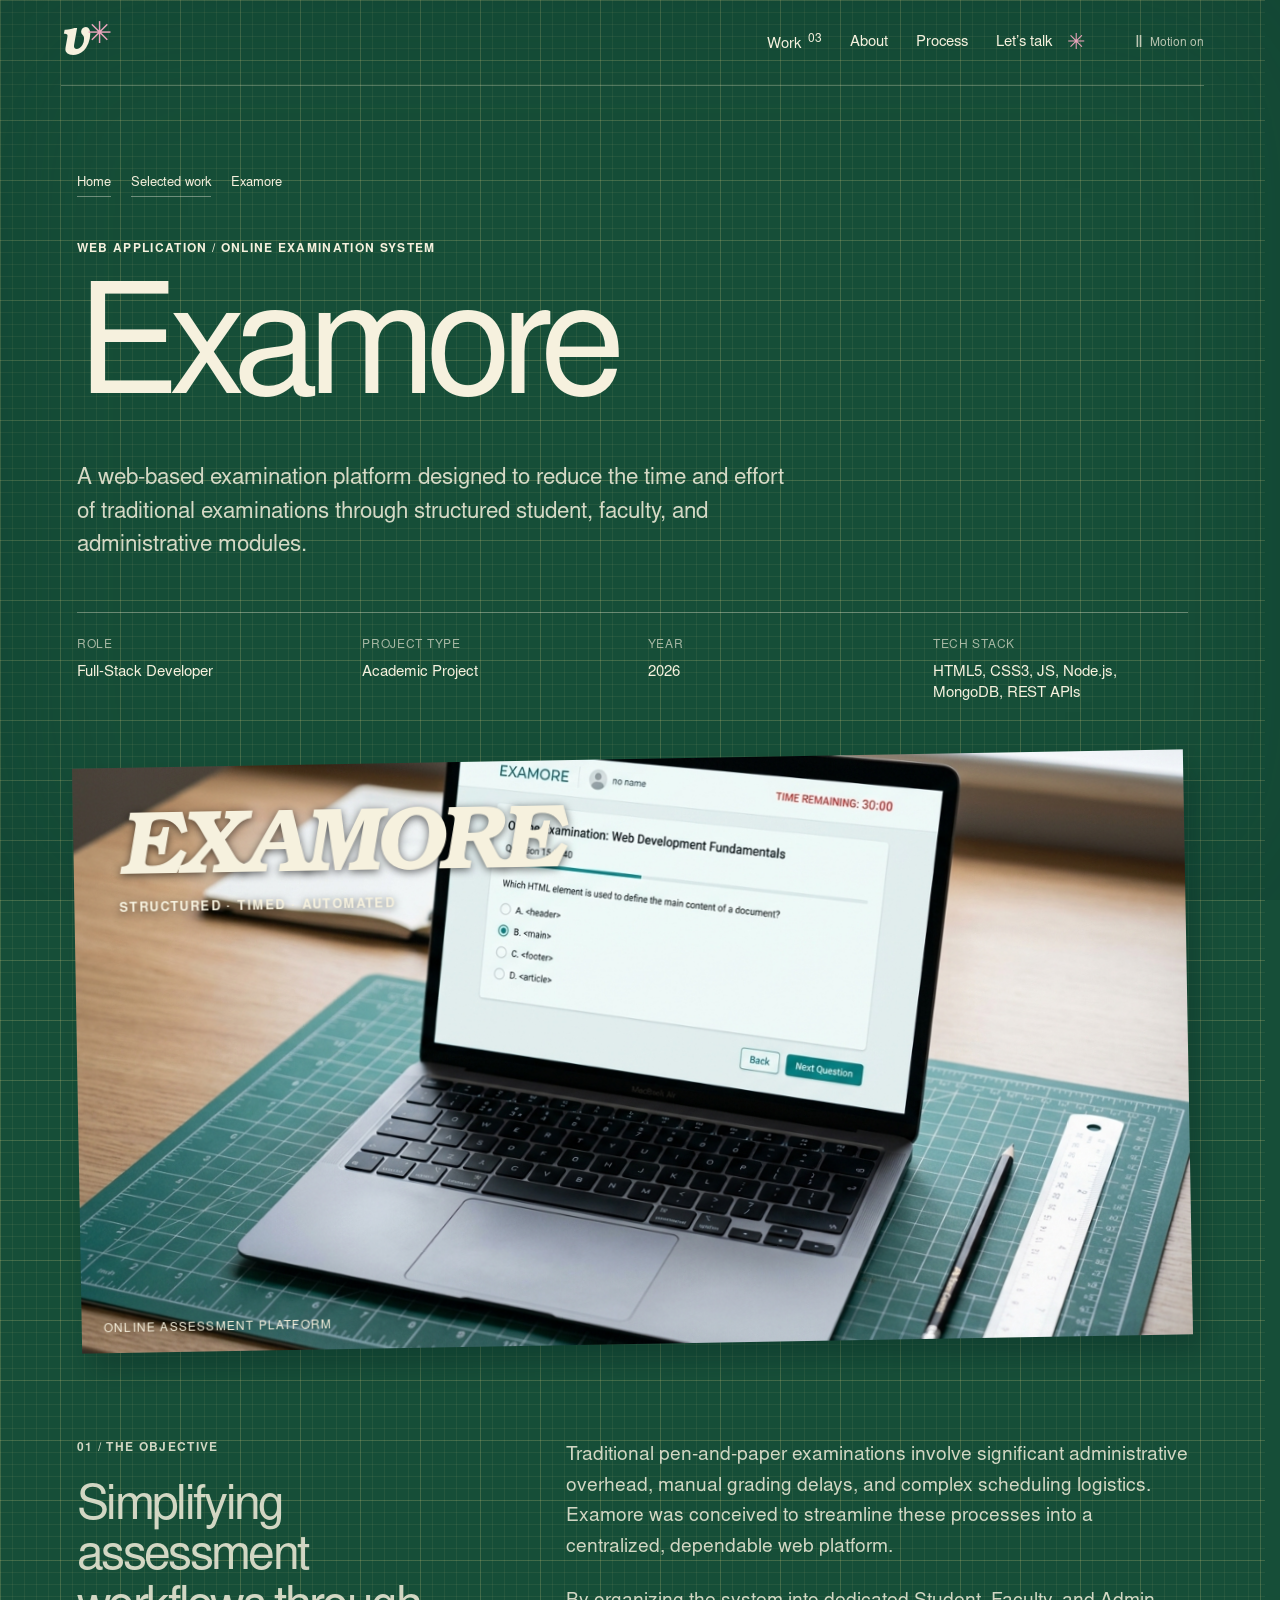
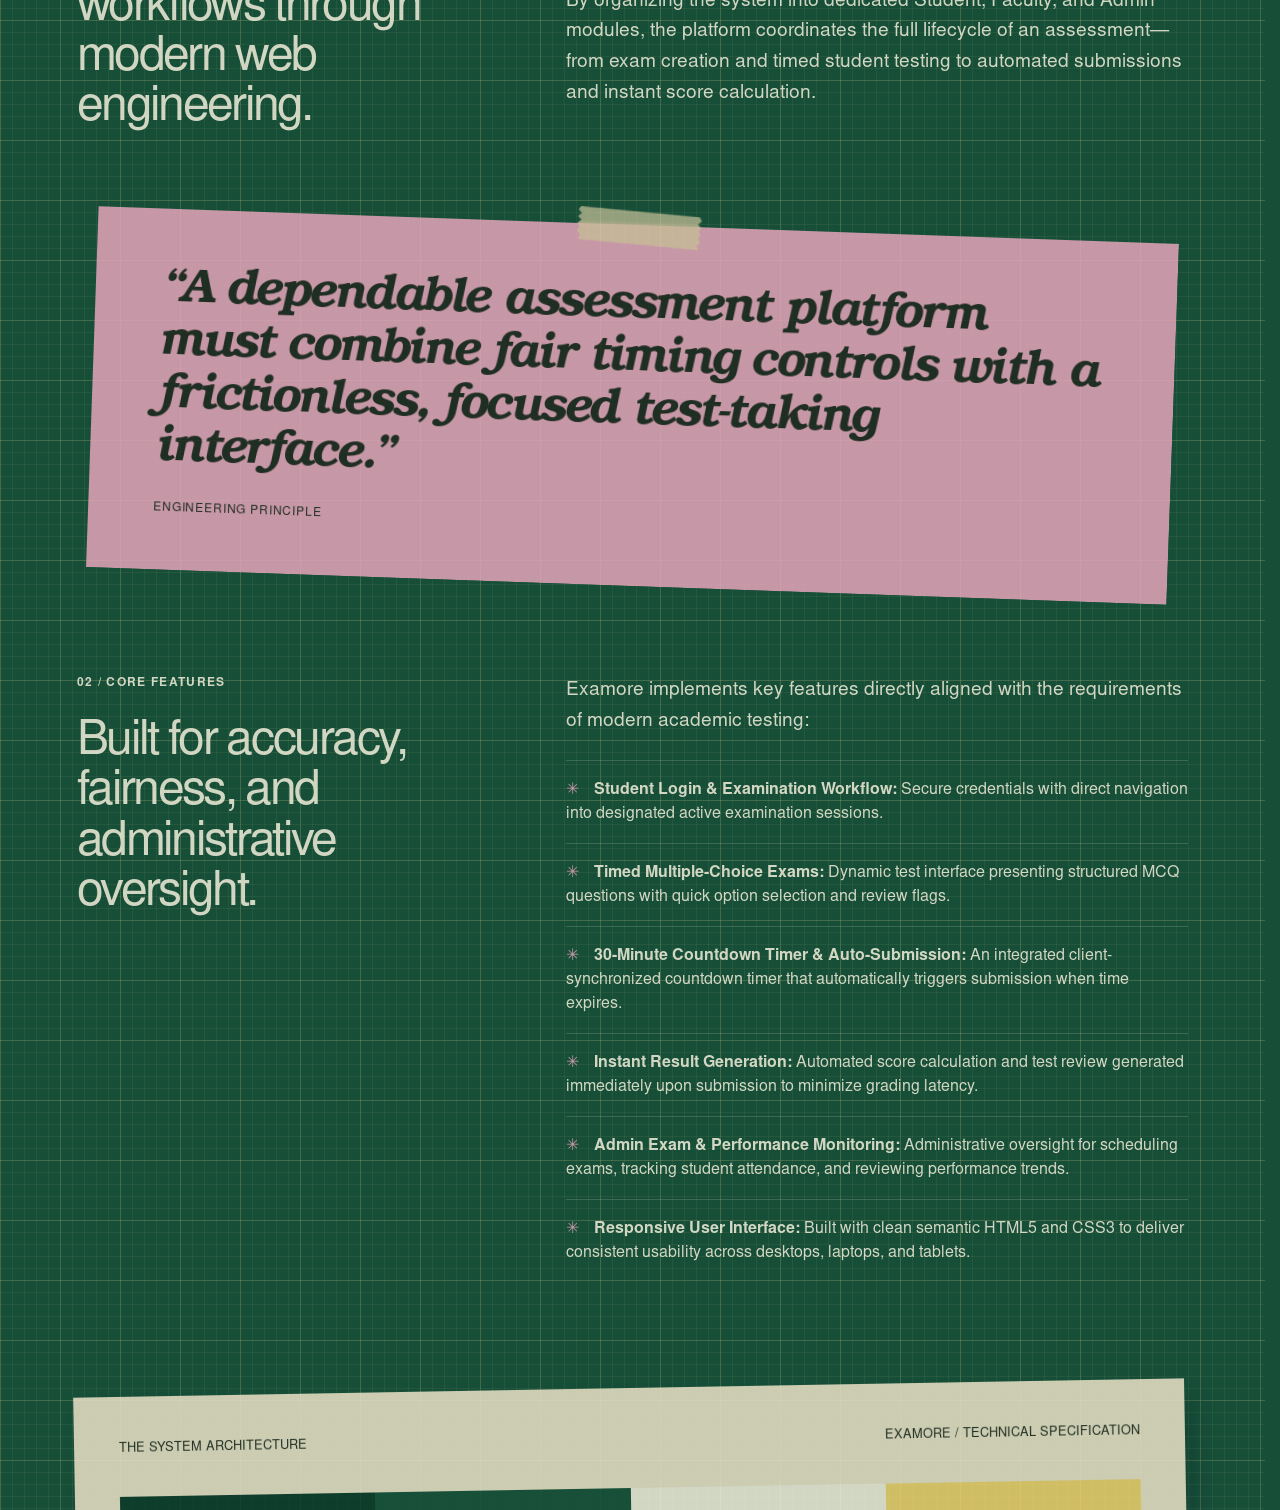
<file: projects/forme.html>
<!doctype html>
<html lang="en">
<head>
  <meta charset="UTF-8">
  <meta http-equiv="refresh" content="0; url=/projects/examore.html">
  <title>Redirecting to Examore — Varun Urugonda</title>
  <link rel="canonical" href="/projects/examore.html">
</head>
<body>
  <p>Redirecting to <a href="/projects/examore.html">Examore — Online Examination System</a>...</p>
</body>
</html>
</file>
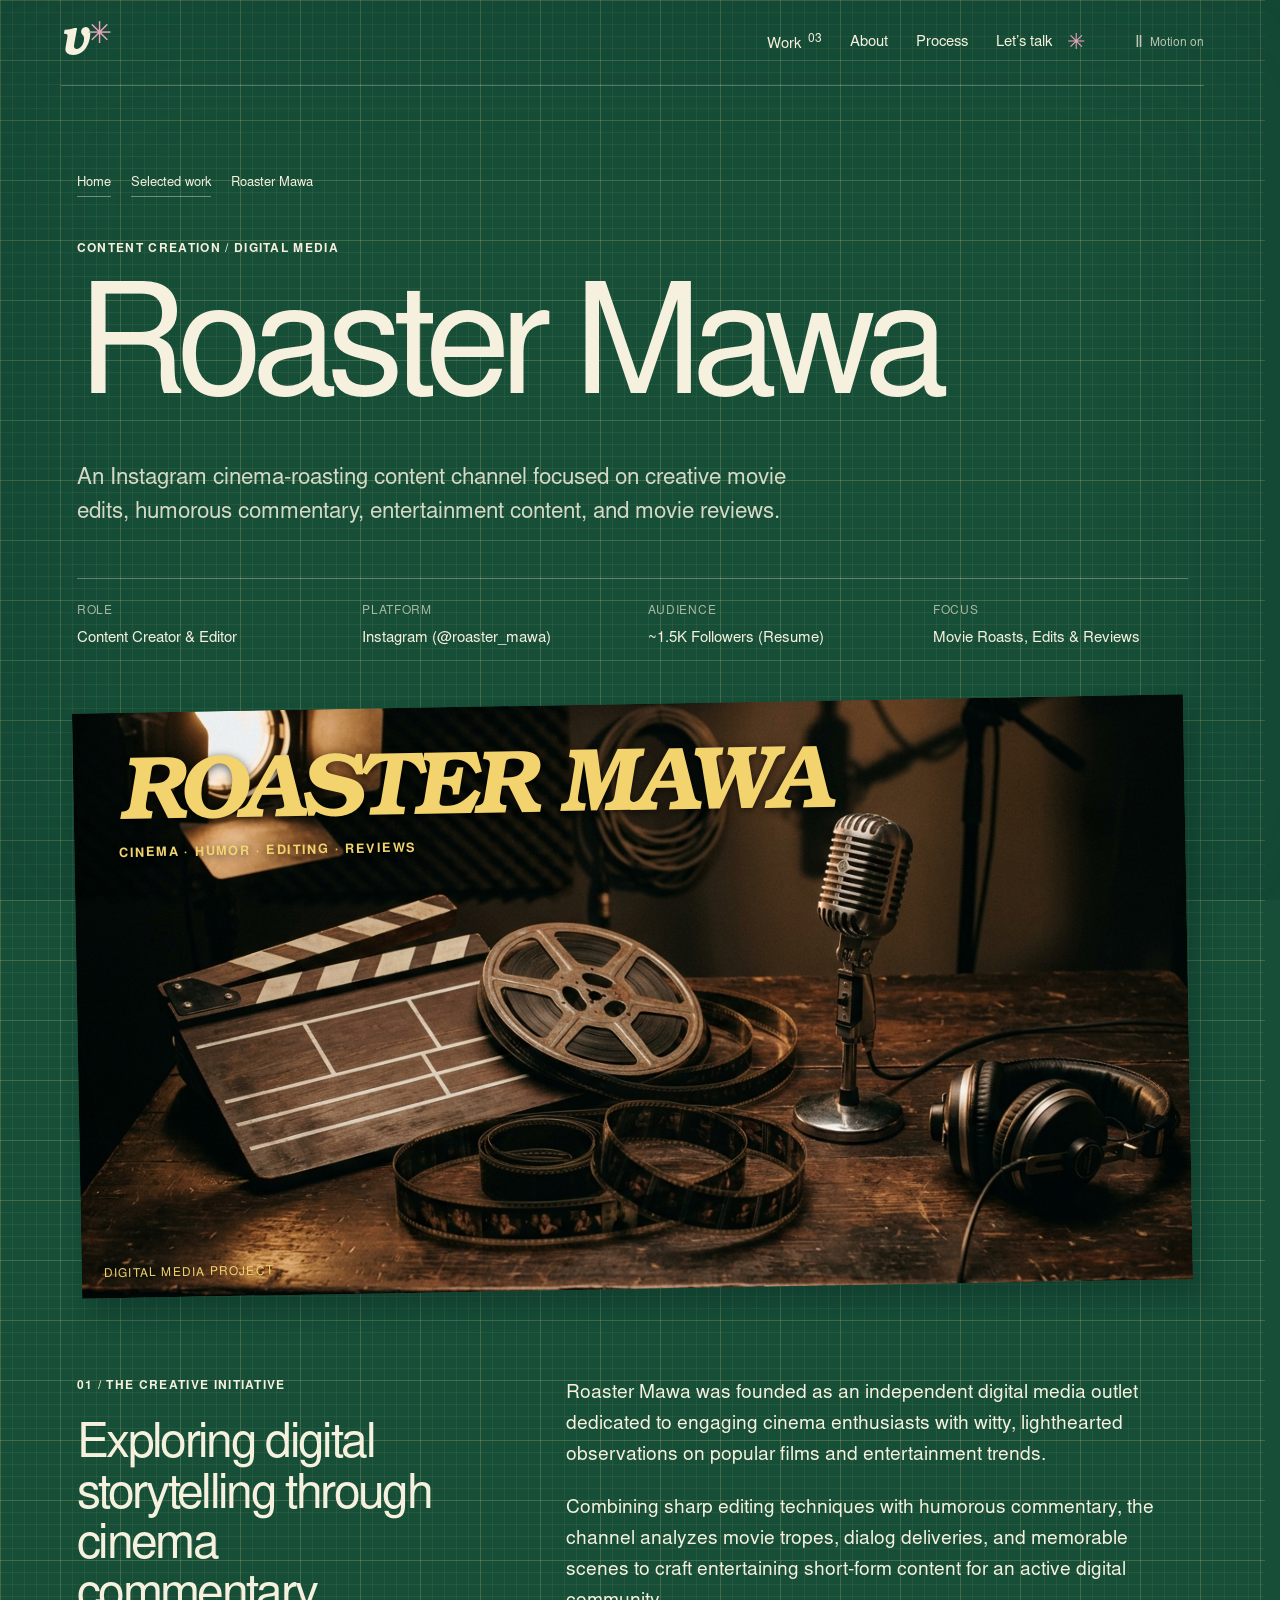
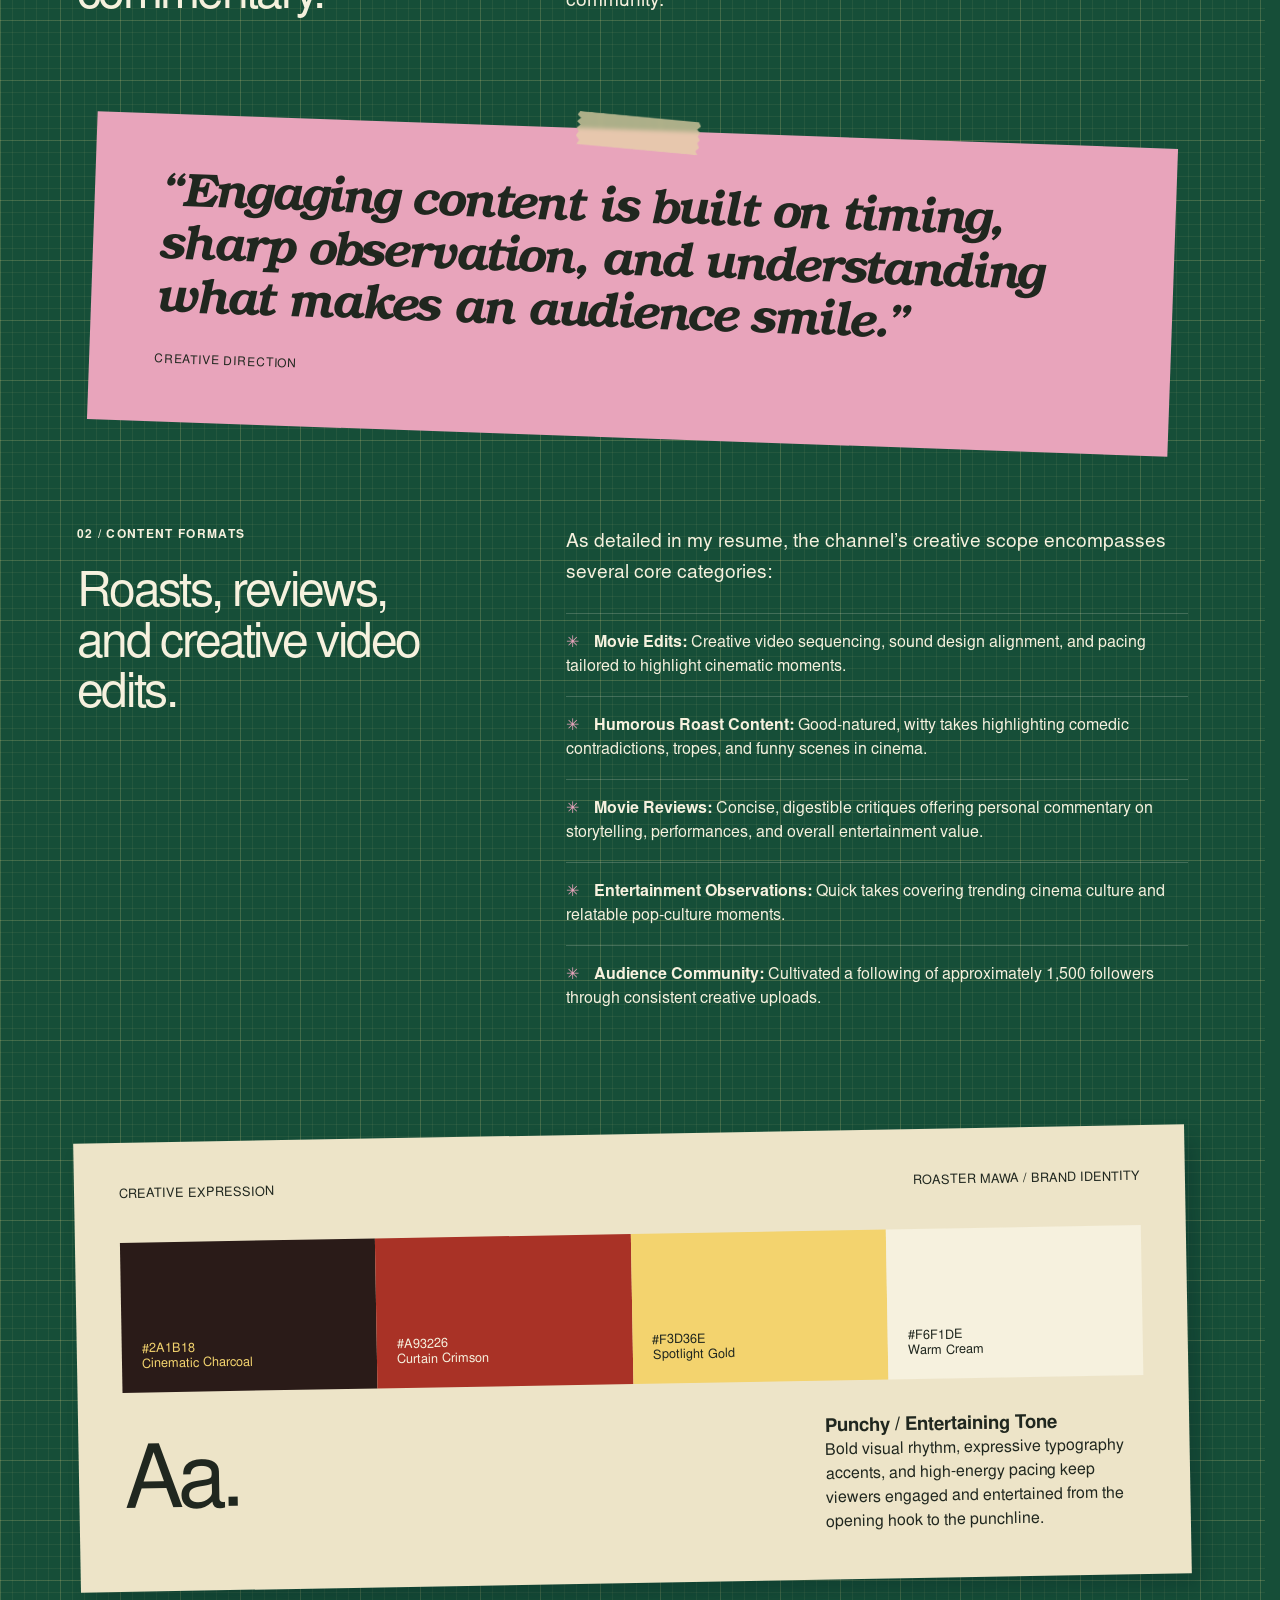
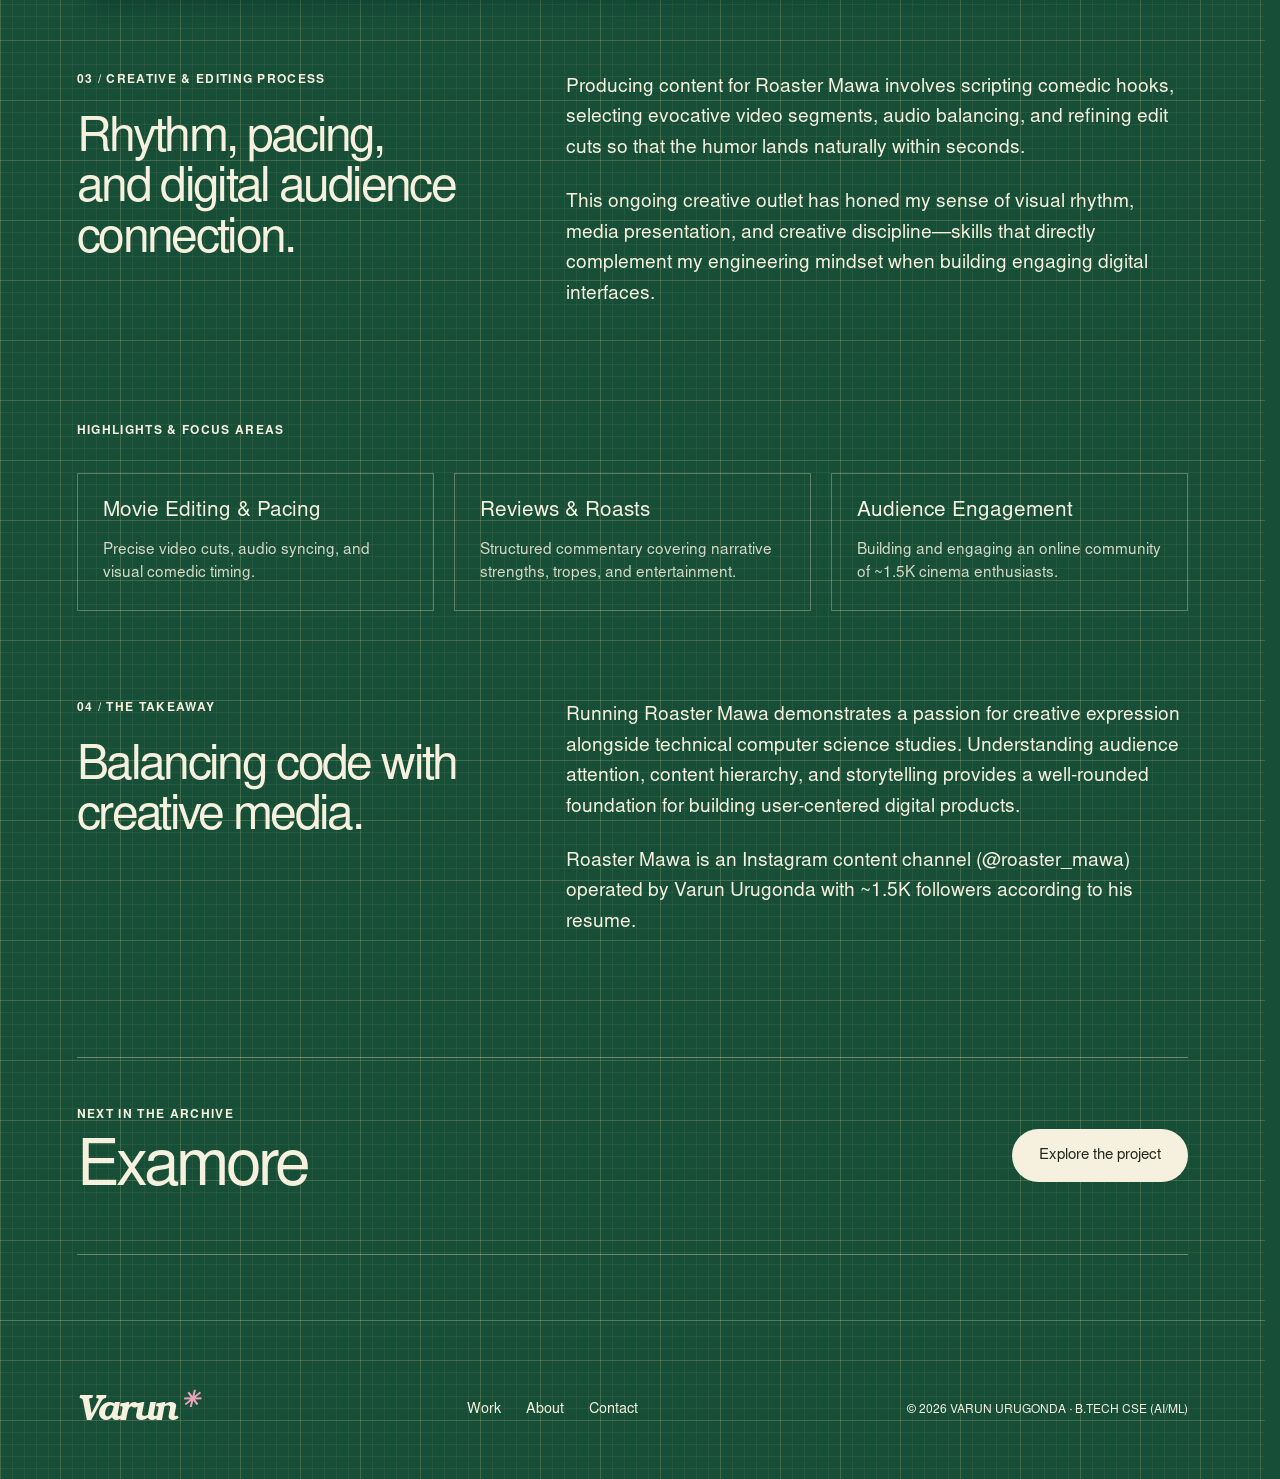
<file: projects/roaster-mawa.html>
<!doctype html>
<html lang="en"><head>
  <meta charset="UTF-8"><meta name="viewport" content="width=device-width, initial-scale=1">
  <meta name="theme-color" content="#124b35">
  <title>Roaster Mawa — Content Creation | Varun Urugonda</title>
  <meta name="description" content="Roaster Mawa (@roaster_mawa) is an Instagram cinema-roasting content channel created by Varun Urugonda, focused on movie edits, humorous commentary, entertainment content, and reviews.">
  <link rel="icon" type="image/svg+xml" href="data:image/svg+xml,%3Csvg xmlns='http://www.w3.org/2000/svg' viewBox='0 0 64 64'%3E%3Crect width='64' height='64' rx='14' fill='%23124b35'/%3E%3Ctext x='11' y='47' font-family='Georgia' font-weight='bold' font-style='italic' font-size='49' fill='%23f6f1de'%3Ev%3C/text%3E%3C/svg%3E">
  <link rel="preload" href="/assets/serif-italic.woff" as="font" type="font/woff" crossorigin>
  <link rel="stylesheet" href="/styles.css">
  <link rel="stylesheet" href="/expanded.css">
  <script src="/app.js" defer></script>
</head><body class="inner-page"><a class="skip-link" href="#main-content">Skip to content</a><header class="header">
    <a class="brand" href="/" aria-label="Varun Urugonda home">v<span>✳</span></a>
    <nav aria-label="Main navigation"><a href="/work.html">Work <sup>03</sup></a><a href="/about.html">About</a><a href="/#process" class="nav-process">Process</a><a class="nav-contact" href="/#contact">Let’s talk<span class="mini-star">✳</span></a></nav>
    <button class="motion-toggle" aria-label="Pause animations" aria-pressed="false"><span class="pause-icon" aria-hidden="true">Ⅱ</span><span class="motion-label">Motion on</span></button>
  </header><main id="main-content"><section class="page-heading case-heading section"><nav class="breadcrumbs" aria-label="Breadcrumb"><a href="/">Home</a><a href="/work.html">Selected work</a><span>Roaster Mawa</span></nav><span class="eyebrow">CONTENT CREATION / DIGITAL MEDIA</span><h1>Roaster Mawa</h1><p>An Instagram cinema-roasting content channel focused on creative movie edits, humorous commentary, entertainment content, and movie reviews.</p><div class="case-meta"><div><span>ROLE</span><p>Content Creator &amp; Editor</p></div><div><span>PLATFORM</span><p>Instagram (@roaster_mawa)</p></div><div><span>AUDIENCE</span><p>~1.5K Followers (Resume)</p></div><div><span>FOCUS</span><p>Movie Roasts, Edits &amp; Reviews</p></div></div></section><div class="case-cover reveal"><div class="project-visual roaster-visual"><img src="/assets/roaster-mawa.jpg" alt="Cinema still life with vintage film reel, movie clapperboard, and studio microphone" loading="lazy" width="1536" height="1024"><div class="project-brand roaster-brand">ROASTER MAWA<span>CINEMA · HUMOR · EDITING · REVIEWS</span></div><span class="visual-label" style="color:#f3d36e;">DIGITAL MEDIA PROJECT</span></div></div>
<div class="case-content section"><section class="case-chapter"><div class="reveal"><span class="eyebrow">01 / THE CREATIVE INITIATIVE</span><h2>Exploring digital storytelling through cinema commentary.</h2></div><div class="chapter-copy reveal"><p>Roaster Mawa was founded as an independent digital media outlet dedicated to engaging cinema enthusiasts with witty, lighthearted observations on popular films and entertainment trends.</p><p>Combining sharp editing techniques with humorous commentary, the channel analyzes movie tropes, dialog deliveries, and memorable scenes to craft entertaining short-form content for an active digital community.</p></div></section><div class="case-quote reveal"><span class="tape" aria-hidden="true"></span><blockquote>“Engaging content is built on timing, sharp observation, and understanding what makes an audience smile.”</blockquote><span>CREATIVE DIRECTION</span></div><section class="case-chapter"><div class="reveal"><span class="eyebrow">02 / CONTENT FORMATS</span><h2>Roasts, reviews, and creative video edits.</h2></div><div class="chapter-copy reveal"><p>As detailed in my resume, the channel’s creative scope encompasses several core categories:</p><ul><li><strong>Movie Edits:</strong> Creative video sequencing, sound design alignment, and pacing tailored to highlight cinematic moments.</li><li><strong>Humorous Roast Content:</strong> Good-natured, witty takes highlighting comedic contradictions, tropes, and funny scenes in cinema.</li><li><strong>Movie Reviews:</strong> Concise, digestible critiques offering personal commentary on storytelling, performances, and overall entertainment value.</li><li><strong>Entertainment Observations:</strong> Quick takes covering trending cinema culture and relatable pop-culture moments.</li><li><strong>Audience Community:</strong> Cultivated a following of approximately 1,500 followers through consistent creative uploads.</li></ul></div></section><section class="design-system reveal" aria-label="Media Identity"><div class="system-top"><span>CREATIVE EXPRESSION</span><span>ROASTER MAWA / BRAND IDENTITY</span></div><div class="color-strip"><div style="background:#2a1b18;color:#f3d36e">#2A1B18<br>Cinematic Charcoal</div><div style="background:#a93226;color:#f6f1de">#A93226<br>Curtain Crimson</div><div style="background:#f3d36e;color:#20271f">#F3D36E<br>Spotlight Gold</div><div style="background:#f6f1de;color:#20271f">#F6F1DE<br>Warm Cream</div></div><div class="system-type"><strong>Aa.</strong><div><h3>Punchy / Entertaining Tone</h3><p>Bold visual rhythm, expressive typography accents, and high-energy pacing keep viewers engaged and entertained from the opening hook to the punchline.</p></div></div></section><section class="case-chapter"><div class="reveal"><span class="eyebrow">03 / CREATIVE &amp; EDITING PROCESS</span><h2>Rhythm, pacing, and digital audience connection.</h2></div><div class="chapter-copy reveal"><p>Producing content for Roaster Mawa involves scripting comedic hooks, selecting evocative video segments, audio balancing, and refining edit cuts so that the humor lands naturally within seconds.</p><p>This ongoing creative outlet has honed my sense of visual rhythm, media presentation, and creative discipline—skills that directly complement my engineering mindset when building engaging digital interfaces.</p></div></section><section><span class="eyebrow reveal">HIGHLIGHTS &amp; FOCUS AREAS</span><div class="deliverables"><article class="deliverable reveal"><h3>Movie Editing &amp; Pacing</h3><p>Precise video cuts, audio syncing, and visual comedic timing.</p></article><article class="deliverable reveal"><h3>Reviews &amp; Roasts</h3><p>Structured commentary covering narrative strengths, tropes, and entertainment.</p></article><article class="deliverable reveal"><h3>Audience Engagement</h3><p>Building and engaging an online community of ~1.5K cinema enthusiasts.</p></article></div></section><section class="case-chapter"><div class="reveal"><span class="eyebrow">04 / THE TAKEAWAY</span><h2>Balancing code with creative media.</h2></div><div class="chapter-copy reveal"><p>Running Roaster Mawa demonstrates a passion for creative expression alongside technical computer science studies. Understanding audience attention, content hierarchy, and storytelling provides a well-rounded foundation for building user-centered digital products.</p><p class="concept-note">Roaster Mawa is an Instagram content channel (@roaster_mawa) operated by Varun Urugonda with ~1.5K followers according to his resume.</p></div></section><a class="next-project" href="/projects/examore.html"><div><span class="eyebrow">NEXT IN THE ARCHIVE</span><h2>Examore</h2></div><span class="pill-button cream">Explore the project</span></a></div></main><footer class="inner-footer"><a class="footer-brand" href="/">Varun<span>✳</span></a><nav aria-label="Footer"><a href="/work.html">Work</a><a href="/about.html">About</a><a href="/#contact">Contact</a></nav><span>© 2026 VARUN URUGONDA · B.TECH CSE (AI/ML)</span></footer><div class="scroll-progress" aria-hidden="true"></div></body></html>
</file>
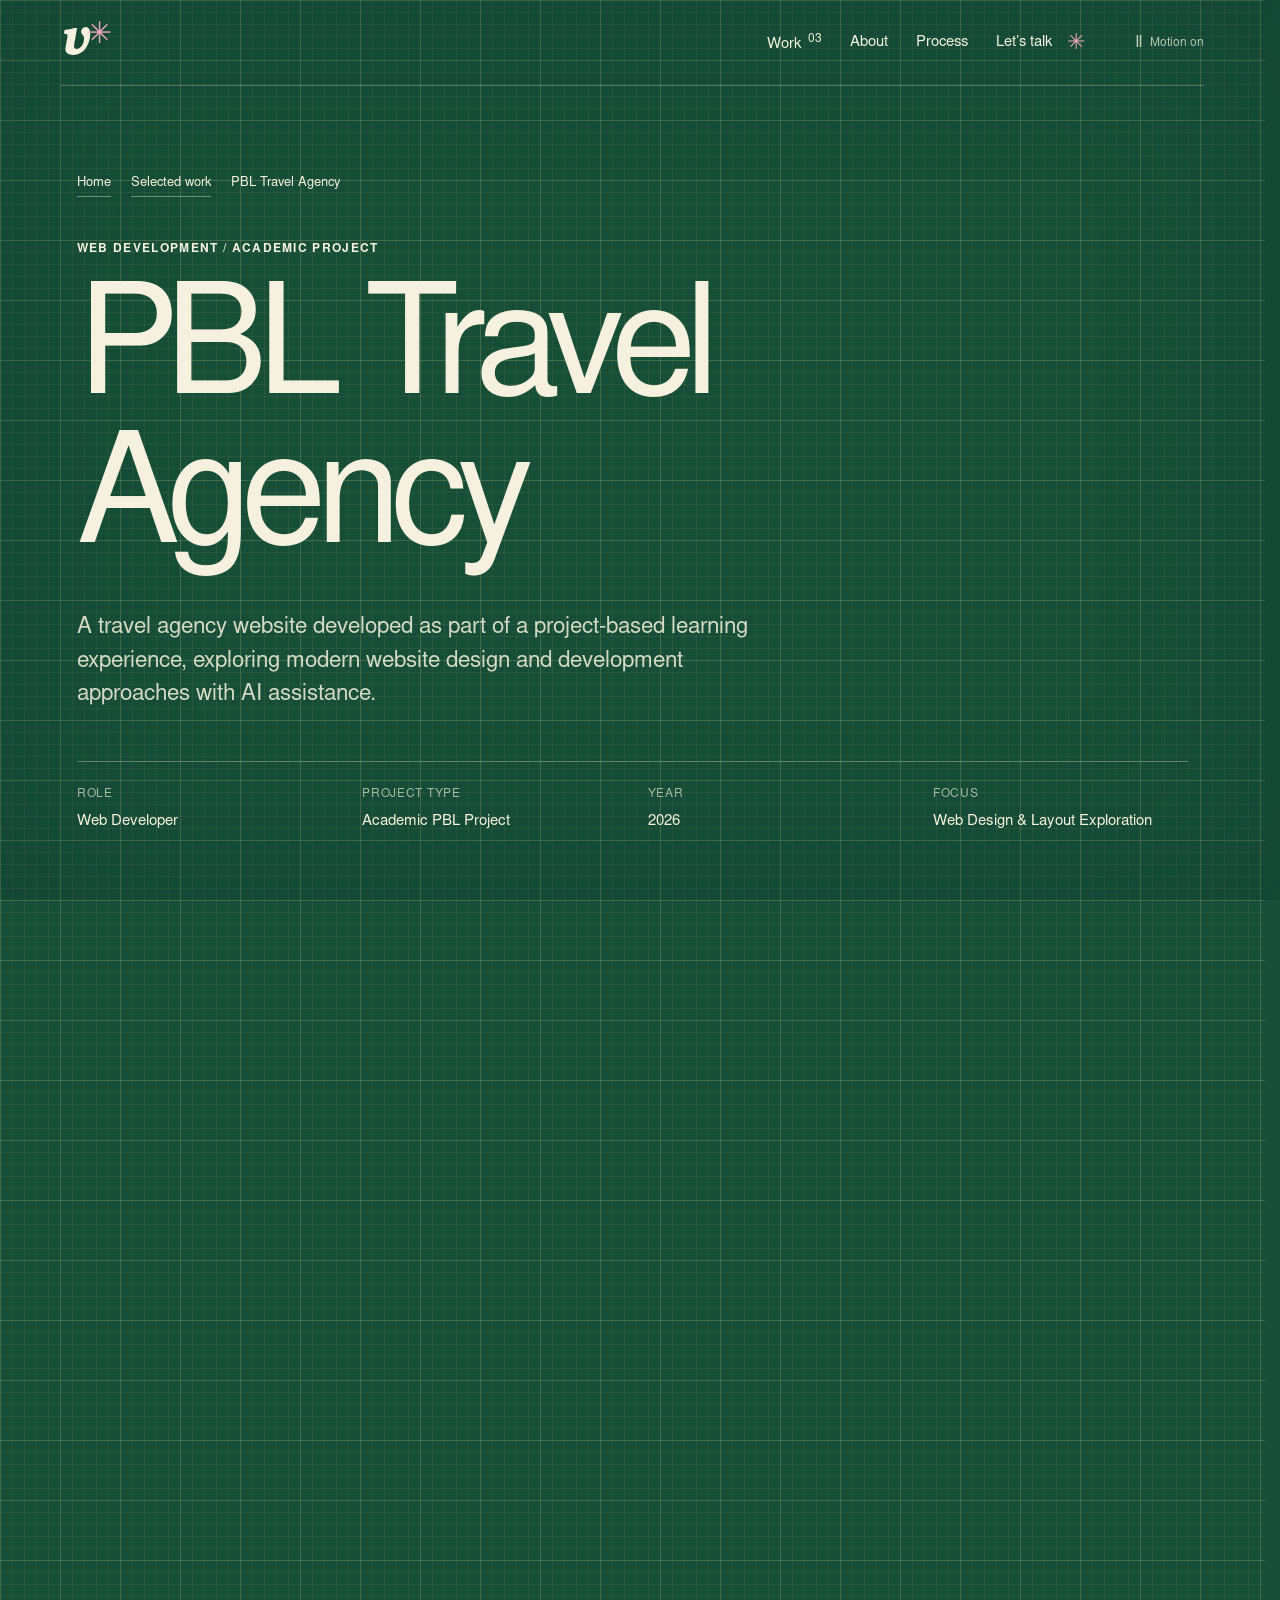
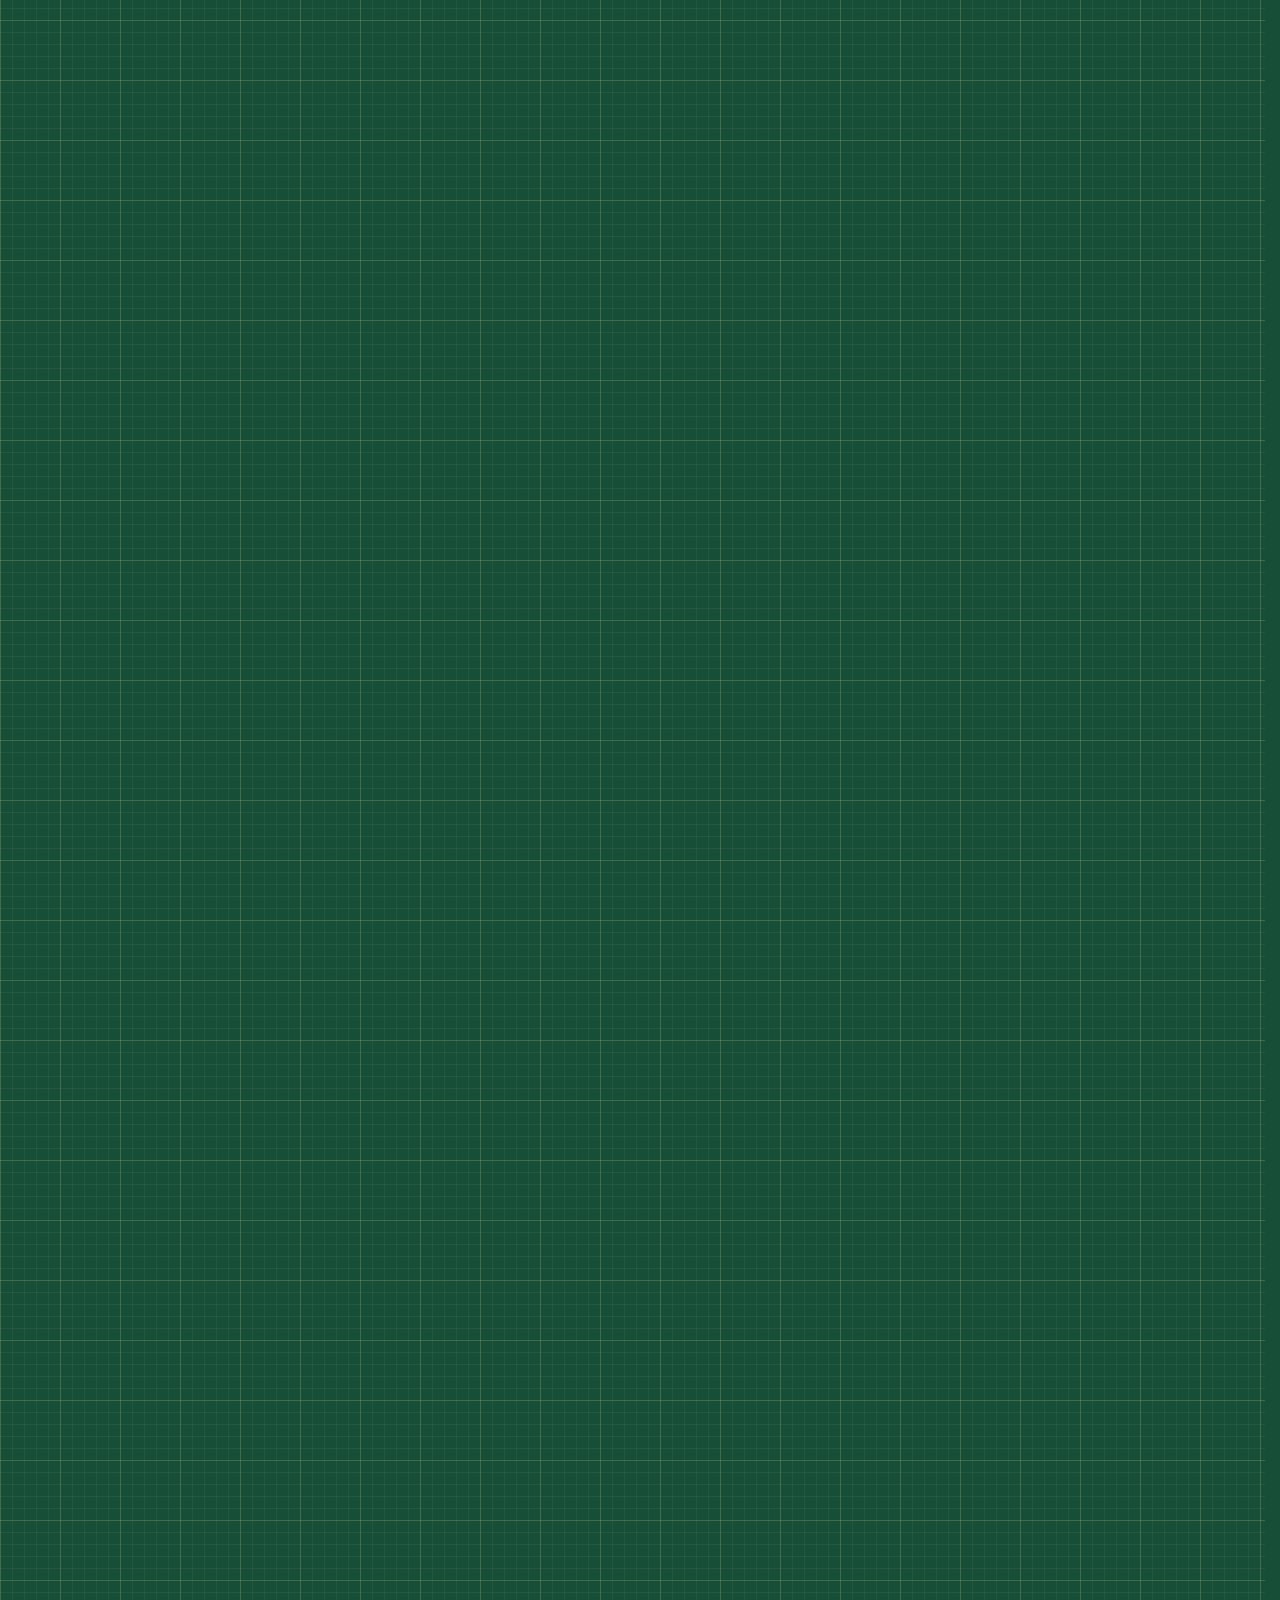
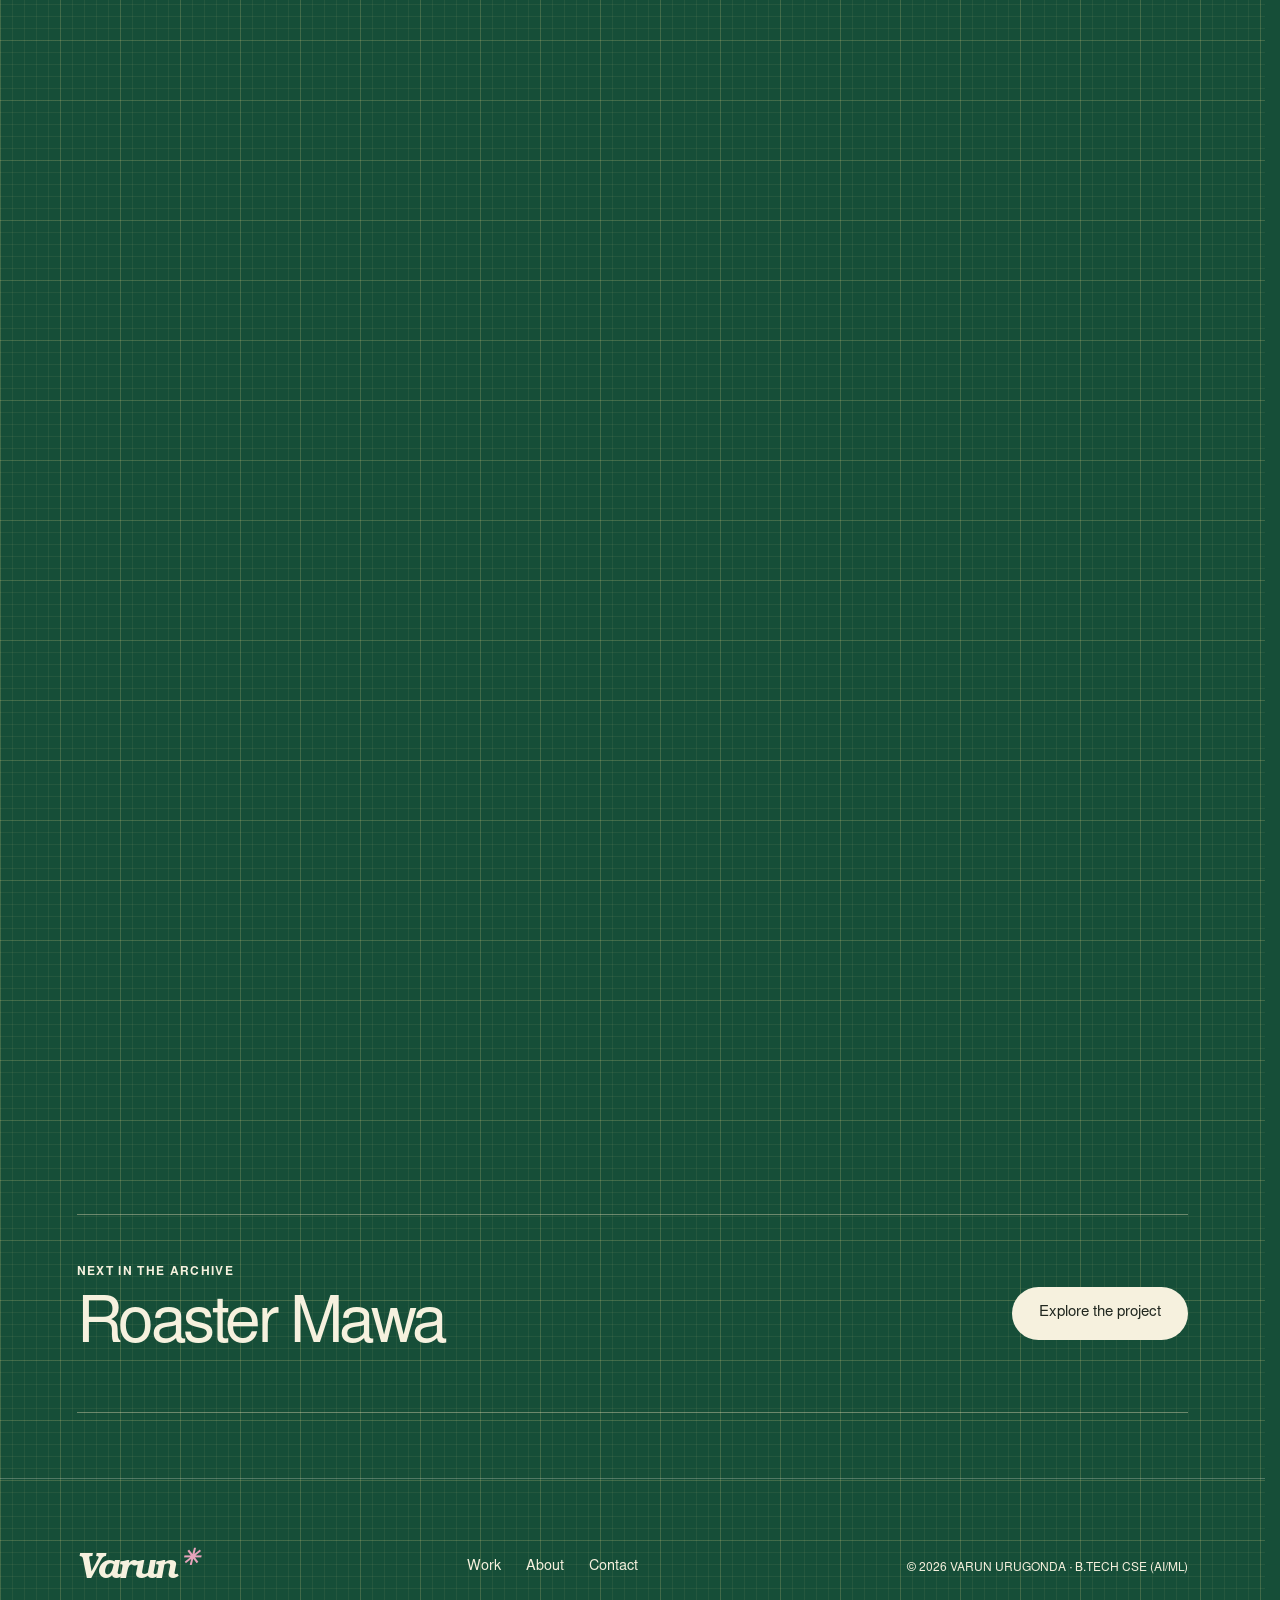
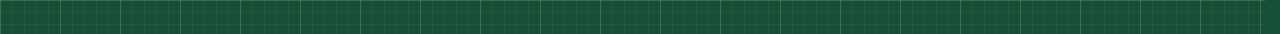
<file: projects/sonar.html>
<!doctype html>
<html lang="en">
<head>
  <meta charset="UTF-8">
  <meta http-equiv="refresh" content="0; url=/projects/travel-agency.html">
  <title>Redirecting to PBL Travel Agency — Varun Urugonda</title>
  <link rel="canonical" href="/projects/travel-agency.html">
</head>
<body>
  <p>Redirecting to <a href="/projects/travel-agency.html">PBL Travel Agency Website</a>...</p>
</body>
</html>
</file>
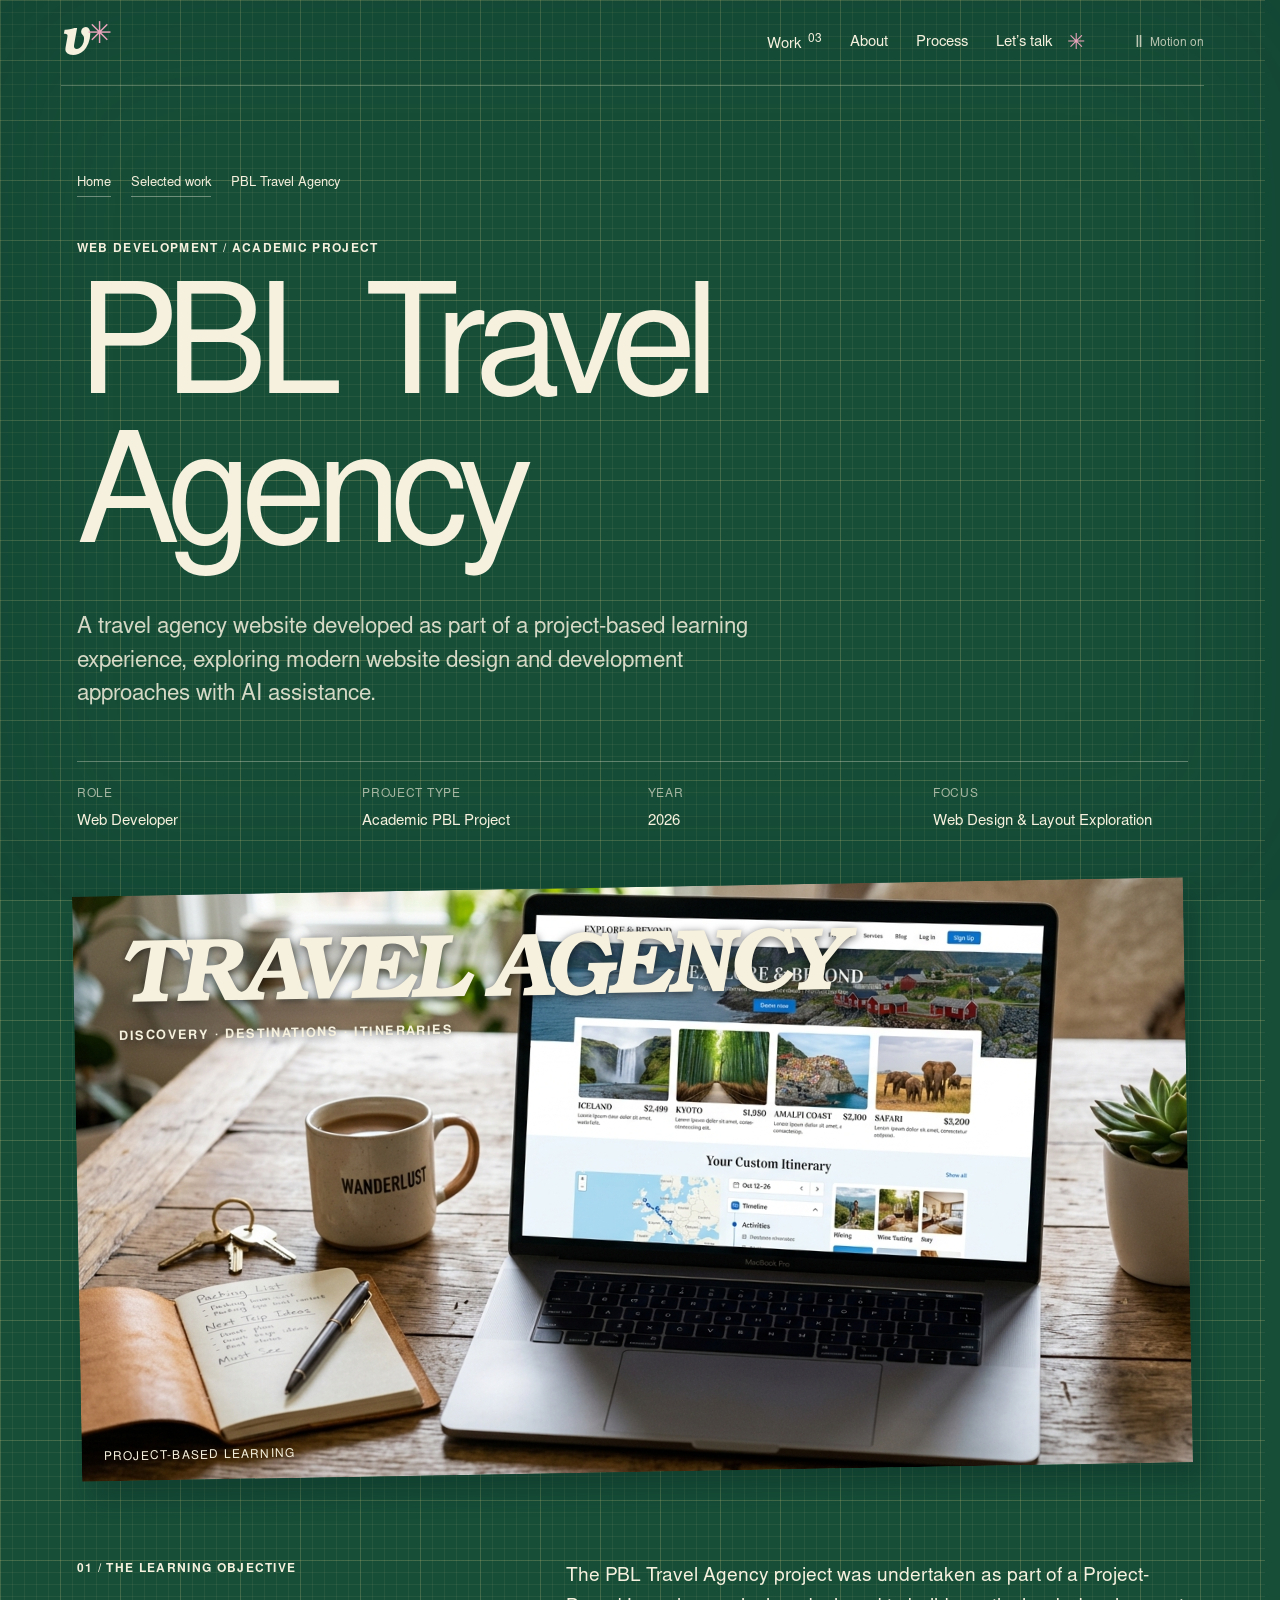
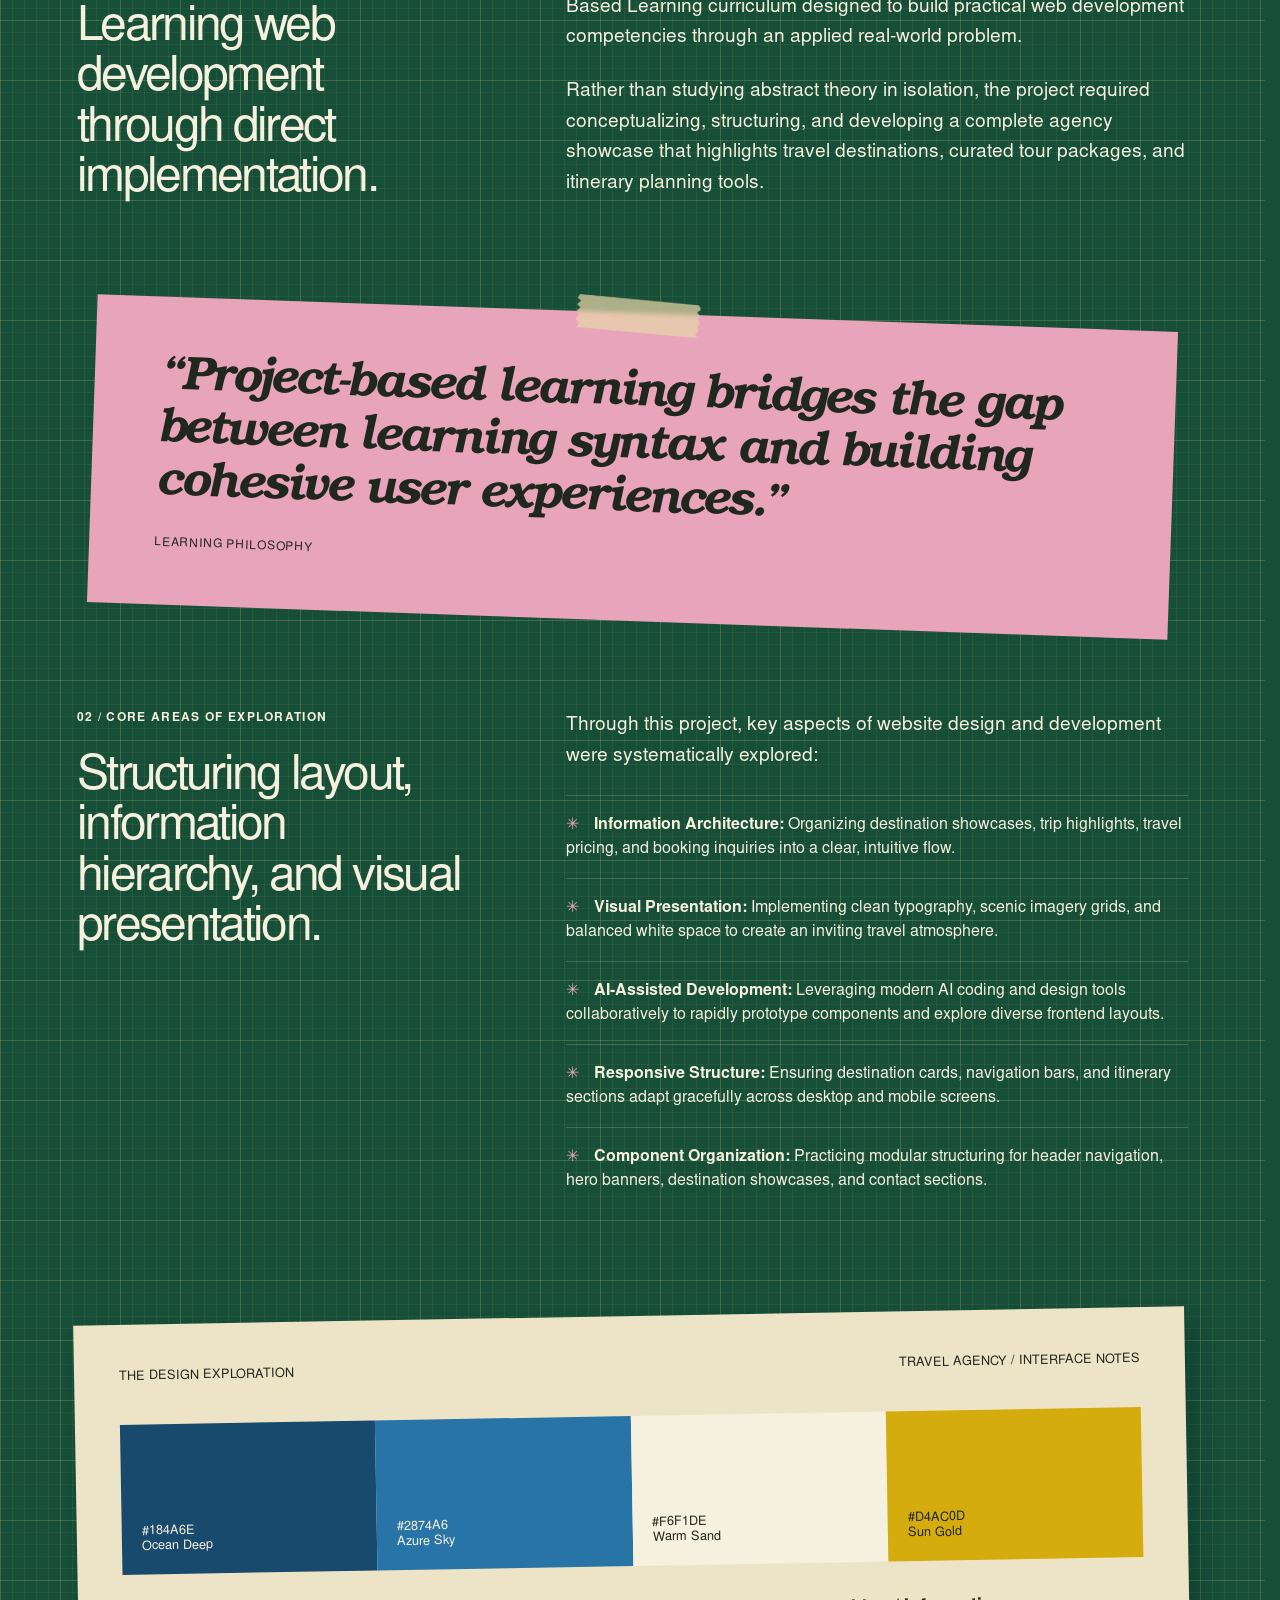
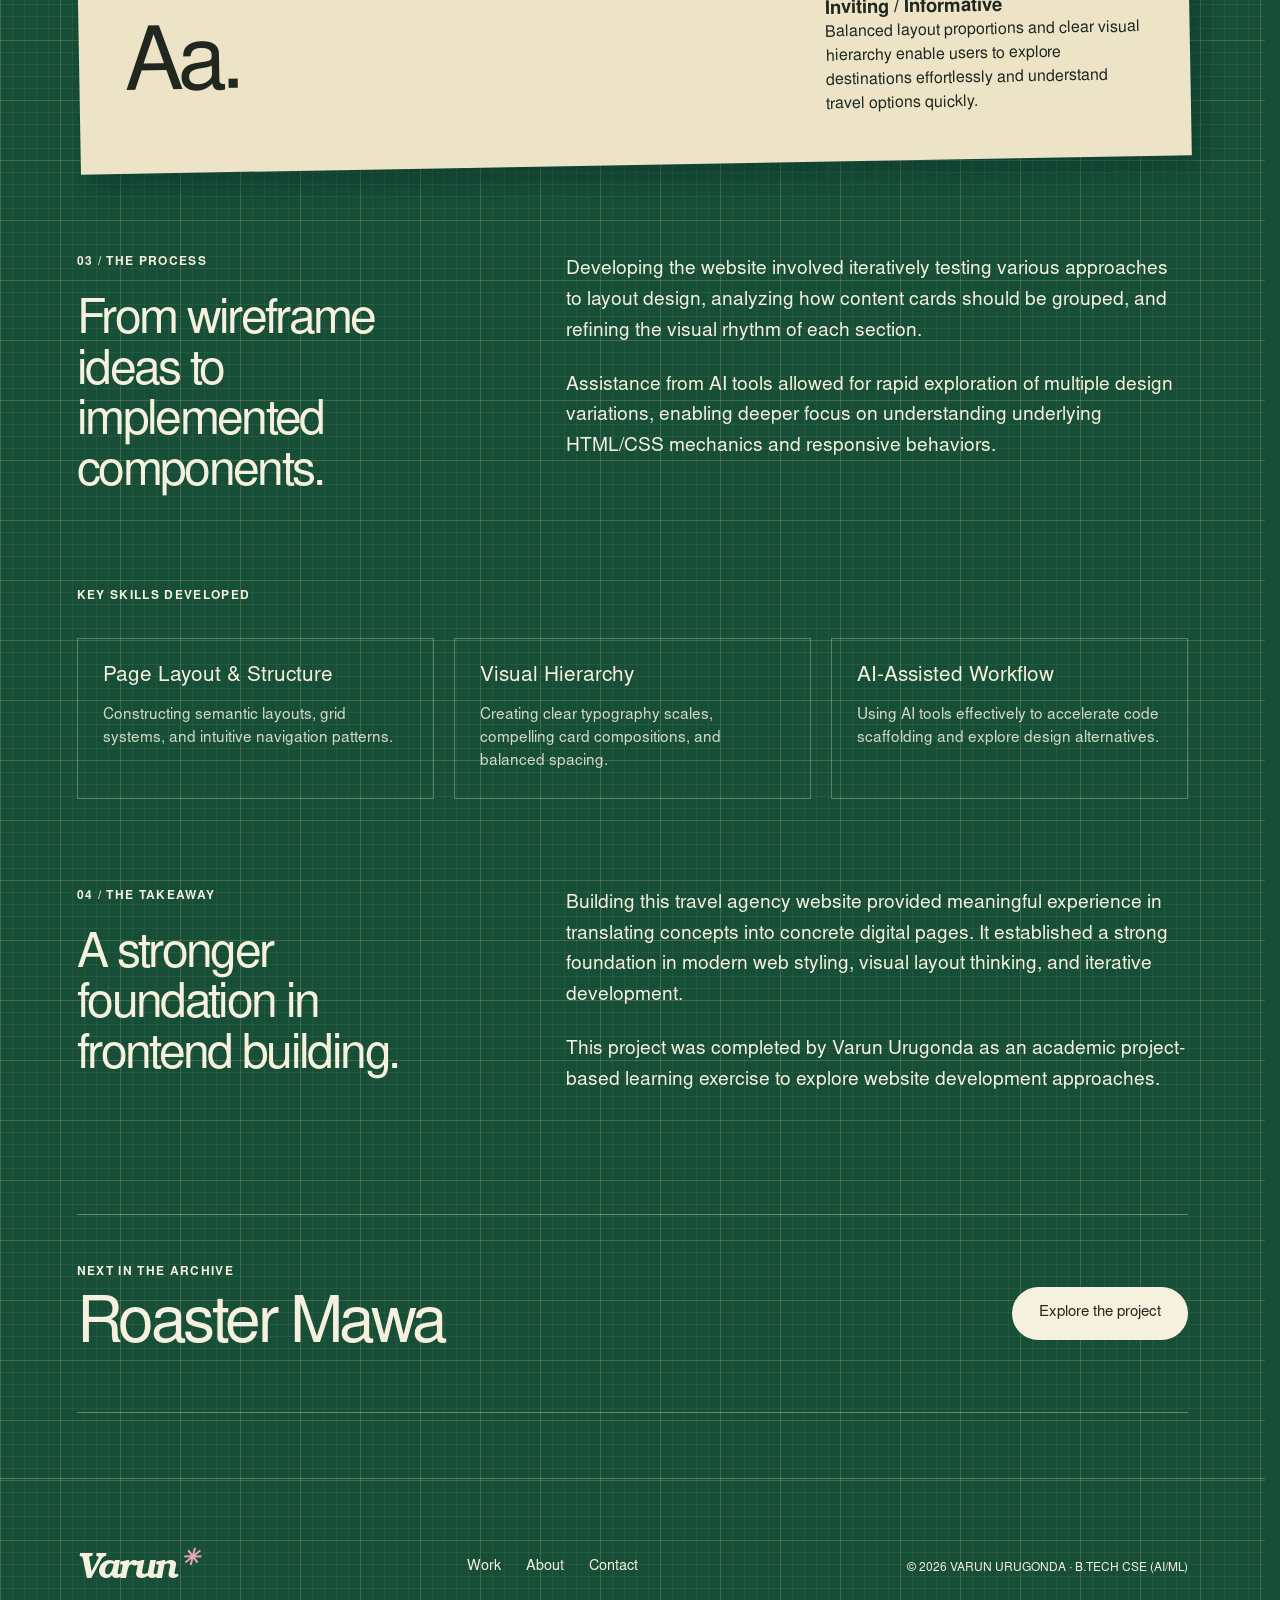
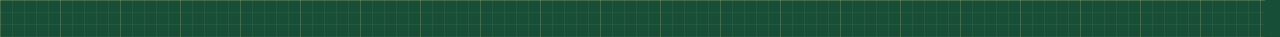
<file: projects/travel-agency.html>
<!doctype html>
<html lang="en"><head>
  <meta charset="UTF-8"><meta name="viewport" content="width=device-width, initial-scale=1">
  <meta name="theme-color" content="#124b35">
  <title>PBL Travel Agency Website | Varun Urugonda</title>
  <meta name="description" content="A travel agency website developed by Varun Urugonda as part of a project-based learning experience, exploring website design and development approaches with AI assistance.">
  <link rel="icon" type="image/svg+xml" href="data:image/svg+xml,%3Csvg xmlns='http://www.w3.org/2000/svg' viewBox='0 0 64 64'%3E%3Crect width='64' height='64' rx='14' fill='%23124b35'/%3E%3Ctext x='11' y='47' font-family='Georgia' font-weight='bold' font-style='italic' font-size='49' fill='%23f6f1de'%3Ev%3C/text%3E%3C/svg%3E">
  <link rel="preload" href="/assets/serif-italic.woff" as="font" type="font/woff" crossorigin>
  <link rel="stylesheet" href="/styles.css">
  <link rel="stylesheet" href="/expanded.css">
  <script src="/app.js" defer></script>
</head><body class="inner-page"><a class="skip-link" href="#main-content">Skip to content</a><header class="header">
    <a class="brand" href="/" aria-label="Varun Urugonda home">v<span>✳</span></a>
    <nav aria-label="Main navigation"><a href="/work.html">Work <sup>03</sup></a><a href="/about.html">About</a><a href="/#process" class="nav-process">Process</a><a class="nav-contact" href="/#contact">Let’s talk<span class="mini-star">✳</span></a></nav>
    <button class="motion-toggle" aria-label="Pause animations" aria-pressed="false"><span class="pause-icon" aria-hidden="true">Ⅱ</span><span class="motion-label">Motion on</span></button>
  </header><main id="main-content"><section class="page-heading case-heading section"><nav class="breadcrumbs" aria-label="Breadcrumb"><a href="/">Home</a><a href="/work.html">Selected work</a><span>PBL Travel Agency</span></nav><span class="eyebrow">WEB DEVELOPMENT / ACADEMIC PROJECT</span><h1>PBL Travel Agency</h1><p>A travel agency website developed as part of a project-based learning experience, exploring modern website design and development approaches with AI assistance.</p><div class="case-meta"><div><span>ROLE</span><p>Web Developer</p></div><div><span>PROJECT TYPE</span><p>Academic PBL Project</p></div><div><span>YEAR</span><p>2026</p></div><div><span>FOCUS</span><p>Web Design &amp; Layout Exploration</p></div></div></section><div class="case-cover reveal"><div class="project-visual travel-visual"><img src="/assets/travel.jpg" alt="Travel agency website showcase on a wooden desk" loading="lazy" width="1536" height="1024"><div class="project-brand travel-brand">TRAVEL AGENCY<span>DISCOVERY · DESTINATIONS · ITINERARIES</span></div><span class="visual-label" style="color:#f6f1de;">PROJECT-BASED LEARNING</span></div></div>
<div class="case-content section"><section class="case-chapter"><div class="reveal"><span class="eyebrow">01 / THE LEARNING OBJECTIVE</span><h2>Learning web development through direct implementation.</h2></div><div class="chapter-copy reveal"><p>The PBL Travel Agency project was undertaken as part of a Project-Based Learning curriculum designed to build practical web development competencies through an applied real-world problem.</p><p>Rather than studying abstract theory in isolation, the project required conceptualizing, structuring, and developing a complete agency showcase that highlights travel destinations, curated tour packages, and itinerary planning tools.</p></div></section><div class="case-quote reveal"><span class="tape" aria-hidden="true"></span><blockquote>“Project-based learning bridges the gap between learning syntax and building cohesive user experiences.”</blockquote><span>LEARNING PHILOSOPHY</span></div><section class="case-chapter"><div class="reveal"><span class="eyebrow">02 / CORE AREAS OF EXPLORATION</span><h2>Structuring layout, information hierarchy, and visual presentation.</h2></div><div class="chapter-copy reveal"><p>Through this project, key aspects of website design and development were systematically explored:</p><ul><li><strong>Information Architecture:</strong> Organizing destination showcases, trip highlights, travel pricing, and booking inquiries into a clear, intuitive flow.</li><li><strong>Visual Presentation:</strong> Implementing clean typography, scenic imagery grids, and balanced white space to create an inviting travel atmosphere.</li><li><strong>AI-Assisted Development:</strong> Leveraging modern AI coding and design tools collaboratively to rapidly prototype components and explore diverse frontend layouts.</li><li><strong>Responsive Structure:</strong> Ensuring destination cards, navigation bars, and itinerary sections adapt gracefully across desktop and mobile screens.</li><li><strong>Component Organization:</strong> Practicing modular structuring for header navigation, hero banners, destination showcases, and contact sections.</li></ul></div></section><section class="design-system reveal" aria-label="Visual Exploration"><div class="system-top"><span>THE DESIGN EXPLORATION</span><span>TRAVEL AGENCY / INTERFACE NOTES</span></div><div class="color-strip"><div style="background:#184a6e;color:#f6f1de">#184A6E<br>Ocean Deep</div><div style="background:#2874a6;color:#f6f1de">#2874A6<br>Azure Sky</div><div style="background:#f6f1de;color:#20271f">#F6F1DE<br>Warm Sand</div><div style="background:#d4ac0d;color:#20271f">#D4AC0D<br>Sun Gold</div></div><div class="system-type"><strong>Aa.</strong><div><h3>Inviting / Informative</h3><p>Balanced layout proportions and clear visual hierarchy enable users to explore destinations effortlessly and understand travel options quickly.</p></div></div></section><section class="case-chapter"><div class="reveal"><span class="eyebrow">03 / THE PROCESS</span><h2>From wireframe ideas to implemented components.</h2></div><div class="chapter-copy reveal"><p>Developing the website involved iteratively testing various approaches to layout design, analyzing how content cards should be grouped, and refining the visual rhythm of each section.</p><p>Assistance from AI tools allowed for rapid exploration of multiple design variations, enabling deeper focus on understanding underlying HTML/CSS mechanics and responsive behaviors.</p></div></section><section><span class="eyebrow reveal">KEY SKILLS DEVELOPED</span><div class="deliverables"><article class="deliverable reveal"><h3>Page Layout &amp; Structure</h3><p>Constructing semantic layouts, grid systems, and intuitive navigation patterns.</p></article><article class="deliverable reveal"><h3>Visual Hierarchy</h3><p>Creating clear typography scales, compelling card compositions, and balanced spacing.</p></article><article class="deliverable reveal"><h3>AI-Assisted Workflow</h3><p>Using AI tools effectively to accelerate code scaffolding and explore design alternatives.</p></article></div></section><section class="case-chapter"><div class="reveal"><span class="eyebrow">04 / THE TAKEAWAY</span><h2>A stronger foundation in frontend building.</h2></div><div class="chapter-copy reveal"><p>Building this travel agency website provided meaningful experience in translating concepts into concrete digital pages. It established a strong foundation in modern web styling, visual layout thinking, and iterative development.</p><p class="concept-note">This project was completed by Varun Urugonda as an academic project-based learning exercise to explore website development approaches.</p></div></section><a class="next-project" href="/projects/roaster-mawa.html"><div><span class="eyebrow">NEXT IN THE ARCHIVE</span><h2>Roaster Mawa</h2></div><span class="pill-button cream">Explore the project</span></a></div></main><footer class="inner-footer"><a class="footer-brand" href="/">Varun<span>✳</span></a><nav aria-label="Footer"><a href="/work.html">Work</a><a href="/about.html">About</a><a href="/#contact">Contact</a></nav><span>© 2026 VARUN URUGONDA · B.TECH CSE (AI/ML)</span></footer><div class="scroll-progress" aria-hidden="true"></div></body></html>
</file>
<file: styles.css>
@font-face{font-family:Studio;src:url('assets/sans.woff') format('woff');font-display:swap;font-weight:400}@font-face{font-family:Studio;src:url('assets/sans-bold.woff') format('woff');font-display:swap;font-weight:700}@font-face{font-family:Bookman;src:url('assets/serif-italic.woff') format('woff');font-display:swap;font-weight:700;font-style:italic}@font-face{font-family:Hand;src:url('assets/hand.woff') format('woff');font-display:swap}
:root{--green:#164e38;--deep:#103b2d;--cream:#f6f1de;--pink:#e8a4bb;--yellow:#f3d36e;--ink:#20271f;--line:rgba(222,218,139,.15);--ease:cubic-bezier(.2,.8,.2,1)}*{box-sizing:border-box}html{scroll-behavior:smooth;scroll-padding-top:92px}body{margin:0;color:var(--cream);font-family:Studio,Arial,sans-serif;background-color:var(--green);background-image:linear-gradient(rgba(232,215,141,.07) 1px,transparent 1px),linear-gradient(90deg,rgba(232,215,141,.07) 1px,transparent 1px),linear-gradient(var(--line) 1px,transparent 1px),linear-gradient(90deg,var(--line) 1px,transparent 1px);background-size:12px 12px,12px 12px,60px 60px,60px 60px;overflow-x:hidden}body:after{content:'';position:fixed;inset:0;pointer-events:none;z-index:-1;box-shadow:inset 0 0 180px #092b293b}button,a{-webkit-tap-highlight-color:transparent}a{color:inherit;text-decoration:none}button{font:inherit;cursor:pointer}button,a{touch-action:manipulation}button:focus-visible,a:focus-visible{outline:3px solid #f6ca52;outline-offset:6px}button{color:inherit}img{display:block;width:100%;height:auto}::selection{color:var(--ink);background:var(--pink)}h1,h2,h3,p{margin:0}h2{font-size:clamp(2.5rem,4.4vw,4.7rem);font-weight:400;line-height:1.05;letter-spacing:-.055em}h2 em{font-family:Bookman,Georgia,serif;font-weight:700;font-size:.91em;letter-spacing:-.055em}.handwriting{font-family:Hand,cursive;font-size:2rem;line-height:1.05}.section{position:relative;padding-left:max(6vw,24px);padding-right:max(6vw,24px);scroll-margin-top:12px}.eyebrow{display:block;letter-spacing:.11em;font-size:0.75rem;font-weight:700;margin-bottom:28px}.skip-link{position:fixed;left:20px;top:-60px;z-index:100;background:var(--cream);color:var(--ink);padding:14px}.skip-link:focus{top:20px}.header{height:86px;position:absolute;z-index:20;inset:0 4.8vw auto;display:flex;align-items:center;justify-content:space-between;border-bottom:1px solid #e8e3c34a}.brand{font-family:Bookman,Georgia,serif;font-size:3.2rem;line-height:1;position:relative}.brand span{font-family:Arial,sans-serif;font-size:1.9rem;position:absolute;right:-23px;top:0;color:var(--pink)}.header nav{display:flex;gap:38px;align-items:center;margin-left:auto;margin-right:50px;font-size:0.93rem}.header nav a{padding:10px 0;position:relative}.header nav a:after{content:'';position:absolute;bottom:4px;left:0;height:1px;background:var(--cream);width:100%;transform:scaleX(0);transform-origin:left;transition:transform .35s}.header nav a:hover:after{transform:scaleX(1)}.header sup{font-size:0.75rem;margin-left:3px}.nav-contact{display:flex;gap:15px;align-items:center}.mini-star{color:var(--pink);font-size:1.35rem}.motion-toggle{display:flex;gap:7px;align-items:center;background:none;border:0;font-size:0.75rem;color:#f6f1debc;padding:10px 0}.pause-icon{font-size:1rem}.intro{position:fixed;inset:0;z-index:100;background:var(--deep);display:flex;align-items:center;justify-content:center;flex-direction:column;pointer-events:none;animation:intro-away 1.5s var(--ease) .2s forwards}.intro>span{font-family:Bookman,Georgia,serif;font-size:8rem;position:relative;animation:intro-logo 1s var(--ease)}.intro-star{display:inline-block;color:var(--pink);font-family:Arial,sans-serif;font-size:5rem;animation:turn 2s linear infinite;vertical-align:super}.intro p{font-size:0.8rem;letter-spacing:.04em;margin-top:20px}@keyframes intro-away{0%,48%{clip-path:inset(0 0 0 0)}100%{clip-path:inset(0 0 100% 0);visibility:hidden}}@keyframes intro-logo{from{transform:translateY(25px);opacity:0}to{transform:translateY(0);opacity:1}}
.hero{min-height:910px;height:100svh;max-height:1120px;padding-top:118px;display:flex;flex-direction:column;justify-content:center;isolation:isolate}.ruler{position:absolute;pointer-events:none;opacity:.5;height:9px;background:repeating-linear-gradient(90deg,#c8c09a 0 1px,transparent 1px 10px);border-top:1px solid #c8c09a}.ruler-top{top:98px;left:4.8vw;right:4.8vw}.hero-topline{position:absolute;top:126px;left:6vw;right:6vw;display:flex;justify-content:space-between;font-size:0.75rem;letter-spacing:.12em;opacity:.75}.hero-title-wrap{position:relative;text-align:center;z-index:3;margin-top:-30px}.hero-label{font-size:0.75rem;letter-spacing:.12em;display:flex;align-items:center;justify-content:center;gap:10px;margin-bottom:25px}.tiny-circle{width:6px;height:6px;border:1px solid var(--cream);border-radius:50%}h1{font-family:Bookman,Georgia,serif;font-style:italic;font-size:clamp(6rem,17.2vw,16rem);font-weight:700;line-height:1.03;letter-spacing:-.085em;transform:rotate(-5deg);text-shadow:3px 4px 0 var(--deep),-2px -2px 0 var(--deep),7px 9px 0 #102e25;position:relative;display:inline-block;margin:0 25px 0 -25px}h1>span:not(.name-star){display:inline-block;transition:transform .5s var(--ease);transform-origin:bottom}h1>span:not(.name-star):hover{transform:translateY(-16px) rotate(-6deg)}.name-star{font-family:Arial,sans-serif;font-size:.34em;position:absolute;right:-.75em;top:-.18em;color:var(--pink);text-shadow:3px 4px 0 #102e25;animation:turn 22s linear infinite;letter-spacing:0}.role-sticker{display:table;position:relative;background:var(--pink);color:#222d23;font-size:0.8rem;font-weight:700;letter-spacing:.06em;padding:13px 22px;transform:rotate(-3deg);margin:3px auto 38px;box-shadow:3px 5px 0 #0b302961;z-index:2}.hero-description{font-size:clamp(1.6rem,2.5vw,2.5rem);line-height:1.12;letter-spacing:-.025em;margin-bottom:30px}.hero-description em{font-family:Bookman,Georgia,serif;font-weight:700}.underlined{position:relative}.underlined:after{position:absolute;content:'';bottom:-5px;left:0;right:0;height:6px;border-bottom:2px solid var(--yellow);border-radius:50%;transform:rotate(-2deg)}.pill-button{display:inline-flex;border:1px solid transparent;align-items:center;justify-content:center;gap:32px;border-radius:30px;padding:16px 26px;min-height:53px;font-size:0.94rem;line-height:1.2;transition:transform .35s var(--ease),box-shadow .35s;background:var(--cream);color:var(--ink)}.pill-button span{font-size:1.15rem}.pill-button:hover{transform:translateY(-4px) rotate(-2deg);box-shadow:3px 5px 0 #0003}.pill-button.dark{background:var(--ink);color:var(--cream)}.prop{position:absolute;z-index:4;user-select:none;cursor:grab;transform:translate3d(calc(var(--dx,0px) + var(--px,0px)),calc(var(--dy,0px) + var(--py,0px)),0);will-change:transform;touch-action:pan-y}.prop img{pointer-events:none;filter:drop-shadow(5px 12px 8px #061d2460);animation:float 7s ease-in-out infinite;transform:rotate(var(--r,0deg));will-change:transform}.prop:active{cursor:grabbing}.prop.dragging{z-index:15;touch-action:none}.prop.dragging img{animation-play-state:paused}.hero-folder{width:260px;top:170px;left:-90px;--r:13deg}.hero-folder img{animation-delay:-2s}.hero-scissors{width:215px;right:0;top:160px;--r:-18deg}.hero-glasses{width:235px;left:15px;bottom:135px;--r:-28deg}.hero-glasses img{animation-delay:-3s}.hero-pencil{width:250px;right:-76px;bottom:145px;--r:-25deg}.hero-pencil img{animation-delay:-5s}.hero-ball{width:112px;left:22%;bottom:72px;--r:0deg}.hero-ball img{animation-delay:-4s}.sticky-note{background:var(--yellow);color:var(--ink);box-shadow:8px 12px 14px #092c3545;position:relative}.hero-note{position:absolute;width:184px;right:7%;bottom:150px;padding:21px 18px 26px;transform:rotate(9deg);z-index:2}.note-label{font-size:0.75rem;letter-spacing:.06em;font-weight:700}.hero-note p{font-size:1.07rem;line-height:1.12;letter-spacing:-.02em;margin:19px 0}.hero-note p em{font-family:Bookman,Georgia,serif;font-weight:700}.note-scribble{font-family:Hand,cursive;font-size:1.23rem}.hero-caption{position:absolute;bottom:80px;left:7%;transform:rotate(-7deg);font-size:1.9rem}.caption-star{position:absolute;right:-45px;top:0;font-size:3rem;color:var(--yellow);animation:turn 25s linear infinite}.hero-bottom{position:absolute;bottom:24px;left:6vw;right:6vw;display:flex;align-items:center;justify-content:space-between;font-size:0.75rem;letter-spacing:.1em;padding-top:22px;border-top:1px solid #e8e3c35a}.hero-bottom a{display:flex;align-items:center;gap:14px}.scroll-track{display:block;width:15px;height:23px;border:1px solid #f6f1de80;border-radius:10px;padding-top:4px}.scroll-track i{display:block;margin:auto;width:2px;height:5px;background:var(--cream);animation:scroll-nudge 2s ease infinite}@keyframes scroll-nudge{0%{transform:translateY(0);opacity:1}80%,100%{transform:translateY(7px);opacity:0}}@keyframes float{0%,100%{transform:translateY(0) rotate(var(--r,0deg))}50%{transform:translateY(-17px) rotate(calc(var(--r,0deg) + 5deg))}}@keyframes turn{to{rotate:360deg}}
.work{padding-top:115px;padding-bottom:85px}.section-heading{display:flex;justify-content:space-between;align-items:flex-end;gap:35px;max-width:1300px;margin:0 auto}.section-heading>p{font-size:1rem;line-height:1.45;max-width:250px;opacity:.8;padding-bottom:5px}.work-board{position:relative;display:grid;grid-template-columns:1fr 1fr;gap:76px 9%;max-width:1190px;margin:88px auto 45px;align-items:start}.project-card{padding:15px 15px 20px;background:var(--cream);color:var(--ink);box-shadow:10px 17px 20px #061f2852;position:relative;transform:rotate(var(--card-rotation,0deg));transition:transform .6s var(--ease),box-shadow .6s var(--ease);will-change:transform}.project-forme{--card-rotation:-5deg;z-index:3}.project-sonar{--card-rotation:5deg;margin-top:205px;z-index:2}.project-daylight{--card-rotation:-3deg;margin-top:-212px;max-width:460px;margin-left:40px}.project-open{border:0;padding:0;background:transparent;text-align:left;display:block;width:100%;color:inherit}.tape{position:absolute;z-index:5;width:124px;height:34px;background:#e7d4a8b8;backdrop-filter:blur(2px);top:-14px;left:calc(50% - 62px);rotate:3deg;box-shadow:0 1px 2px #594a3020;clip-path:polygon(2% 0,98% 3%,100% 15%,97% 25%,100% 35%,98% 45%,100% 55%,98% 65%,100% 78%,97% 88%,99% 100%,1% 98%,3% 85%,0 72%,2% 60%,0 50%,3% 40%,0 30%,3% 20%,0 10%)}.project-sonar .tape{rotate:-7deg}.project-visual{height:auto;aspect-ratio:1.16;position:relative;overflow:hidden}.project-visual>img{height:100%;object-fit:cover;transition:transform 1s var(--ease)}.project-open:hover .project-visual>img{transform:scale(1.065)}.project-brand{position:absolute;inset:25px 25px auto;line-height:.9;letter-spacing:-.055em;font-size:clamp(2rem,4vw,4.7rem);font-weight:700}.project-brand>span{display:block;font-family:Studio,Arial,sans-serif;font-size:0.75rem;letter-spacing:.11em;margin-top:10px}.forme-brand{font-family:Georgia,serif;font-weight:400;color:#3b1020}.forme-visual{background:#d2a342}.forme-visual>img{object-position:58% center}.visual-label{position:absolute;bottom:17px;left:22px;font-size:0.75rem;color:#3b1020;letter-spacing:.1em}.sonar-visual{background:#3775e6}.sonar-brand{color:#e4f37c}.view-project{position:absolute;inset:auto 18px 18px auto;background:var(--cream);color:var(--ink);font-size:0.75rem;border-radius:30px;padding:12px 16px;transform:translateY(65px);transition:transform .4s var(--ease);box-shadow:2px 3px 8px #1113}.project-open:hover .view-project,.project-open:focus-visible .view-project{transform:translateY(0)}.project-caption{display:flex;align-items:center;justify-content:space-between;padding:22px 6px 16px}.project-caption h3{font-size:1.65rem;letter-spacing:-.04em;font-weight:700;margin-bottom:5px}.project-caption p{font-size:0.86rem;opacity:.75}.project-number{font-family:Bookman,Georgia,serif;font-style:italic;font-size:2.4rem;font-weight:700;opacity:.3}.project-tags{border-top:1px solid #25342733;padding:15px 6px 0;display:flex;gap:15px;font-size:0.75rem;text-transform:uppercase;letter-spacing:.03em}.project-tags span:last-child{margin-left:auto}.work-note{position:absolute;right:4%;top:0;transform:rotate(6deg);font-size:2.4rem;width:240px}.work-note span{position:absolute;font-size:4rem;left:-65px;top:10px;color:var(--pink);animation:turn 24s linear infinite}.daylight-visual{background:#c3b7e6;position:relative;aspect-ratio:1.05;padding:28px 30px 0}.daylight-identity{font-size:2.5rem;font-weight:700;letter-spacing:-.06em;position:relative;z-index:1;color:#422e65}.daylight-identity>span{display:block;font-size:0.75rem;letter-spacing:.1em;margin-top:5px}.app-preview{width:60%;min-width:210px;background:#fffcf3;border:6px solid #fffdf6;border-radius:22px;box-shadow:10px 10px 0 #59477638;position:absolute;left:28%;top:104px;padding:20px 14px;transform:rotate(7deg);transition:transform .6s;color:#442d54}.project-open:hover .app-preview{transform:translateY(-12px) rotate(3deg)}.app-top{font-size:0.75rem;display:flex;justify-content:space-between}.app-top span{font-size:1.2rem}.app-preview h4{font-size:1.35rem;line-height:1.1;margin:16px 0;letter-spacing:-.04em}.app-preview h4 em{font-family:Bookman,Georgia,serif}.app-focus{background:#edc98e;border-radius:12px;padding:17px 12px;position:relative}.app-focus>span{display:block;font-size:0.75rem;line-height:1.5}.app-focus strong{display:block;font-size:1.12rem;margin:14px 0 4px}.app-focus>i{position:absolute;right:14px;bottom:17px;font-style:normal;font-size:0.8rem}.app-moods{display:flex;flex-direction:column;gap:12px;margin-top:20px;font-size:0.75rem}.app-moods b{font-size:1.5rem;letter-spacing:.3em}.app-nav{display:flex;justify-content:space-between;margin-top:20px;padding-top:10px;border-top:1px solid #ccc;font-size:0.75rem}.clip-object{position:absolute;width:85px;top:-43px;right:40px;z-index:5;rotate:-10deg;filter:drop-shadow(2px 4px 4px #0004)}.project-sticker{align-self:center;justify-self:center;position:relative;top:28px;left:25px;width:215px;height:215px;border-radius:50%;background:var(--pink);color:var(--ink);text-align:center;display:flex;flex-direction:column;justify-content:center;transform:rotate(12deg);box-shadow:5px 7px 0 #0d2f2838;border:2px solid var(--pink);outline:1px dashed #3338;outline-offset:-12px}.project-sticker>span{font-family:Bookman,Georgia,serif;font-style:italic;font-weight:700;font-size:2.15rem;line-height:.95;letter-spacing:-.05em}.project-sticker>small{font-size:0.75rem;letter-spacing:.08em;margin-top:18px}.work-pencil{bottom:10px;right:5%;width:225px;--r:15deg}.work-footer{max-width:1300px;margin:85px auto 0;display:flex;justify-content:space-between;align-items:center;border-top:1px solid #e8e3c345;padding-top:25px}.work-footer>span:first-child{font-size:0.75rem;letter-spacing:.11em}.work-footer .handwriting{font-size:1.7rem;rotate:-4deg}
.about{padding-top:75px;padding-bottom:0}.heading-note{font-size:2rem;rotate:7deg;margin-right:45px;margin-bottom:10px}.about-grid{max-width:1210px;margin:85px auto 95px;display:grid;grid-template-columns:.86fr 1.15fr;gap:8%;align-items:start}.about-note{background:#efe3c4;color:var(--ink);padding:42px 34px 25px;box-shadow:8px 15px 20px #07262c55;transform:rotate(-4deg);position:relative;margin-top:20px}.about-note>.note-label{font-size:0.75rem}.about-note>p{font-size:2.9rem;letter-spacing:-.05em;line-height:1;margin-top:26px;margin-bottom:28px}.about-note>p>em{font-family:Bookman,Georgia,serif;font-weight:700;font-size:.94em}.about-copy{font-size:0.94rem;line-height:1.5;margin:0 0 16px;color:#313b31}.signature{font-family:Hand,cursive;display:block;font-size:3.7rem;transform:rotate(-7deg);margin-top:14px}.note-star{position:absolute;right:30px;bottom:40px;font-size:3.7rem;rotate:20deg;color:#b36155}.folder-tabs{display:flex;align-items:flex-end;gap:4px;margin-left:15px}.folder-tabs>button{padding:14px 20px;border:0;border-radius:9px 9px 0 0;background:#b88995;color:#263027;transition:background .3s,transform .3s;font-size:0.87rem}.folder-tabs>button[aria-selected=true]{background:var(--pink);padding-top:19px;z-index:1}.folder-content{background:var(--pink);padding:37px 35px 30px;color:var(--ink);min-height:524px;box-shadow:8px 12px 15px #08282a44;border-radius:5px 5px 0 0}.file-stamp{display:block;font-size:0.75rem;letter-spacing:.13em;padding-bottom:23px;border-bottom:1px solid #3336}.experience-row{border-bottom:1px solid #3333;padding:21px 0 19px}.experience-row:last-child{border:0;padding-bottom:0}.experience-row>span{font-size:0.75rem;font-weight:700;letter-spacing:.05em}.experience-row h3{font-weight:400;font-size:1.45rem;letter-spacing:-.04em;line-height:1.15;margin:9px 0}.experience-row p{font-size:0.9rem;line-height:1.4;max-width:370px}.experience-row small{display:block;font-size:0.75rem;letter-spacing:.08em;margin-top:14px;opacity:.8}.dossier{transform:rotate(2deg)}.dossier-bottom{display:flex;justify-content:space-between;background:var(--pink);padding:16px 35px 20px;color:var(--ink);border-radius:0 0 6px 6px;border-top:1px solid #5d3f472c;box-shadow:8px 12px 15px #08282a44;font-size:0.75rem;letter-spacing:.09em}.tab-panel[hidden]{display:none}.tab-panel{animation:panel-in .35s var(--ease)}@keyframes panel-in{from{opacity:0;transform:translateY(9px)}to{opacity:1;transform:translateY(0)}}.toolkit-title{font-size:2.6rem;font-weight:400;line-height:1;letter-spacing:-.04em;margin:25px 0}.tool-chips{display:flex;flex-wrap:wrap;gap:10px}.tool-chips>span{padding:10px 13px;border:1px solid #26382c66;border-radius:20px;font-size:0.88rem}.toolkit-footer{font-family:Hand,cursive;font-size:1.8rem;margin-top:30px}.about-marquee{margin:0 -6.82%;width:113.64%;overflow:hidden;border-block:1px solid #e5dfb740;padding:24px 0;background:#10392c55}.about-marquee>div{width:max-content;font-size:1.05rem;letter-spacing:.12em;word-spacing:.6em;animation:marquee 32s linear infinite}@keyframes marquee{to{transform:translateX(-50%)}}
.contact{padding-top:120px;padding-bottom:0;isolation:isolate}.contact-paper{max-width:1070px;margin:0 auto;background:var(--pink);color:var(--ink);padding:60px 55px;text-align:center;position:relative;transform:rotate(-2deg);box-shadow:10px 14px 20px #09232e55}.contact-paper>.tape{width:155px;left:calc(50% - 77px);height:40px;top:-17px;rotate:-3deg}.contact-paper .eyebrow{font-size:0.75rem;letter-spacing:.12em;margin-bottom:35px}.contact-paper h2{font-size:clamp(4rem,7.5vw,8rem);letter-spacing:-.07em;line-height:.95}.contact-paper h2 em{font-size:1em}.contact-paper>p{margin:28px 0 25px;font-size:1rem}.email-link{display:block;width:max-content;margin:18px auto 0;font-size:0.8rem;border-bottom:1px solid #3335;padding-bottom:3px}.contact-note{position:absolute;left:36px;bottom:66px;text-align:left;rotate:-9deg;font-size:1.65rem}.contact-star{position:absolute;right:60px;bottom:58px;font-size:6rem;animation:turn 32s linear infinite;color:var(--green)}.contact-glasses{width:245px;top:112px;left:-47px;--r:-33deg}.contact-ball{width:135px;top:44px;right:25px;--r:15deg}.contact footer{position:relative;display:flex;align-items:center;justify-content:space-between;padding:70px 0 40px;gap:30px}.footer-brand{font-family:Bookman,Georgia,serif;font-style:italic;font-size:2.25rem;font-weight:700;letter-spacing:-.08em}.footer-brand>span{font-family:Arial,sans-serif;font-size:1.4rem;color:var(--pink);margin-left:7px;vertical-align:super}.contact footer>span{font-size:0.75rem;letter-spacing:.08em;opacity:.75}.back-top{font-size:0.81rem;border-bottom:1px solid #f6f1de66;padding-bottom:5px}
.reveal{transition:opacity .85s var(--ease),translate .85s var(--ease)}.js-ready .reveal:not(.is-visible){opacity:0;translate:0 55px}.reveal.is-visible{opacity:1;translate:0 0}.scroll-progress{position:fixed;bottom:0;left:0;height:3px;width:100%;background:var(--yellow);transform-origin:left;transform:scaleX(var(--progress,0));z-index:25;pointer-events:none}body.motion-paused *,body.motion-paused *:before,body.motion-paused *:after{animation-play-state:paused!important;scroll-behavior:auto!important}body.motion-paused .intro{display:none}body.motion-paused .prop{will-change:auto}body.motion-paused .reveal{transition:none}.intro-dismissed .intro{display:none}
dialog{position:fixed;padding:0;border:0;background:var(--cream);color:var(--ink);width:min(1000px,92vw);max-width:none;max-height:90svh;border-radius:6px;overflow:hidden;box-shadow:0 30px 100px #0007}dialog[open]{animation:dialog-in .4s var(--ease)}dialog::backdrop{background:#081d16b8;backdrop-filter:blur(8px)}@keyframes dialog-in{from{opacity:0;transform:translateY(35px) rotate(-2deg)}to{opacity:1;transform:translateY(0) rotate(0)}}.dialog-scroll{max-height:90svh;overflow:auto;overscroll-behavior:contain}.dialog-close{position:absolute;right:18px;top:18px;border:0;border-radius:50%;width:45px;height:45px;font-size:2rem;color:var(--ink);background:var(--cream);z-index:3;line-height:1}.dialog-visual{height:340px;overflow:hidden;position:relative}.dialog-visual>img{height:100%;object-fit:cover;object-position:center 53%}.dialog-visual .project-brand{font-size:4.8rem;inset:30px auto auto 35px}.dialog-visual .daylight-identity{font-size:5rem;padding:30px}.dialog-visual .app-preview{width:270px;left:auto;right:15%;top:65px}.dialog-content{padding:40px 50px 50px}.dialog-content .eyebrow{font-size:0.75rem;margin-bottom:16px}.dialog-content h2{font-family:Bookman,Georgia,serif;font-style:italic;font-size:3.7rem}.dialog-intro{font-size:1.35rem;margin:16px 0 35px;line-height:1.4;max-width:650px;letter-spacing:-.02em}.case-facts{display:grid;grid-template-columns:repeat(3,1fr);border-block:1px solid #293c2944;padding:20px 0;gap:20px}.case-facts span{font-size:0.75rem;letter-spacing:.08em}.case-facts p{font-size:0.84rem;margin-top:8px}.case-story{display:grid;grid-template-columns:repeat(3,1fr);gap:30px;margin:35px 0}.case-story h3{font-size:1.25rem;margin-bottom:12px;font-weight:400}.case-story p{font-size:0.93rem;line-height:1.5;color:#465042}
@media(min-width:1600px){.hero-folder{left:1%;width:280px}.hero-scissors{right:3%;width:260px}.hero-glasses{left:5%;width:280px}.hero-pencil{right:-20px}.hero-note{right:12%}.section{padding-left:8vw;padding-right:8vw}}
@media(max-width:1100px){.hero{min-height:830px}.hero-note{right:4%;bottom:125px;width:165px}.hero-scissors{width:180px;right:-30px}.hero-folder{width:210px;left:-75px}.hero-glasses{width:190px;left:-35px;bottom:200px}.hero-caption{bottom:105px;left:8%;font-size:1.6rem}.hero-caption .handwriting{font-size:1.65rem}.hero-ball{width:85px;bottom:82px;left:28%}.hero-pencil{bottom:255px;width:210px}.hero-title-wrap{margin-top:-15px}.hero-label{font-size:0.75rem}.work-board{gap:75px 7%}.project-card{padding:12px 12px 16px}.project-sonar{margin-top:170px}.project-daylight{margin-top:-145px;margin-left:15px}.project-brand{font-size:3rem;inset:20px 20px auto}.project-tags{font-size:0.75rem;gap:10px}.project-caption p{font-size:0.78rem}.project-caption h3{font-size:1.45rem}.work-note{font-size:2rem;width:200px}.project-sticker{width:175px;height:175px}.project-sticker>span{font-size:1.85rem}.work-pencil{right:0;width:180px}.about-grid{gap:5%}.about-note{padding:35px 28px}.about-note>p{font-size:2.5rem}.folder-content{padding:30px 25px;min-height:537px}.folder-tabs>button{font-size:0.8rem;padding:14px 17px}.contact-note{display:none}.contact-star{right:35px;bottom:38px;font-size:5rem}.section-heading>p{font-size:0.9rem}.hero-bottom>span:first-child{max-width:160px;line-height:1.5}}
@media(max-width:760px){html{scroll-padding-top:25px}.header{height:75px;inset-inline:6vw}.header nav{gap:20px;margin-right:0;font-size:0.8rem}.brand{font-size:2.8rem}.brand span{font-size:1.5rem;right:-18px}.header .motion-toggle{position:fixed;right:14px;bottom:16px;background:var(--cream);color:var(--ink);padding:11px 13px;border-radius:25px;box-shadow:0 3px 12px #0003;z-index:30}.motion-label{font-size:0.75rem}.header nav sup{display:none}.mini-star{font-size:1rem}.nav-contact{gap:6px}.hero{height:890px;min-height:830px;max-height:none;padding-top:100px}.ruler-top{top:87px;left:6vw;right:6vw}.hero-topline{top:106px;font-size:0.75rem;letter-spacing:.07em;gap:25px}.hero-topline span:last-child{max-width:135px;text-align:right;line-height:1.3}.hero-title-wrap{margin-top:-85px}.hero-label{font-size:0.75rem;letter-spacing:.035em;margin-bottom:28px}.tiny-circle{display:none}h1{font-size:21vw;margin-left:-18px;margin-right:10px;letter-spacing:-.085em;text-shadow:2px 3px 0 var(--deep),4px 5px 0 #0c3028}.name-star{font-size:.29em;right:-.7em;top:-.22em}.role-sticker{font-size:0.75rem;padding:11px 12px;margin:12px auto 34px;letter-spacing:.02em}.hero-description{font-size:1.75rem;line-height:1.1;margin-bottom:27px}.pill-button{font-size:0.84rem;padding:15px 23px;gap:24px}.hero-folder{width:155px;top:162px;left:-65px}.hero-scissors{width:145px;right:-42px;top:153px;--r:-25deg}.hero-glasses{width:150px;left:-44px;bottom:266px;--r:-23deg}.hero-pencil{width:175px;right:-57px;bottom:183px;--r:-32deg}.hero-note{width:155px;right:14%;bottom:95px;padding:17px 16px 19px;rotate:-3deg}.hero-note p{font-size:0.95rem;margin:13px 0}.note-label{font-size:0.75rem}.note-scribble{font-size:1.15rem}.hero-caption{left:8%;bottom:150px;width:115px;rotate:-5deg}.hero-caption .handwriting{font-size:1.45rem}.caption-star{right:-4px;top:-48px;font-size:2.6rem}.hero-ball{width:80px;bottom:59px;left:-26px}.hero-bottom{bottom:20px;padding-top:20px;font-size:0.75rem}.hero-bottom>span:first-child{display:none}.hero-bottom>a{gap:9px}.hero-bottom>span:last-child{font-size:0.75rem}.work{padding-top:70px;padding-bottom:45px}.section-heading{display:block}.eyebrow{font-size:0.75rem;letter-spacing:.09em;margin-bottom:23px}h2{font-size:clamp(2.45rem,7.9vw,3.7rem);letter-spacing:-.05em}.section-heading>p{margin-top:23px;font-size:0.91rem}.work-board{display:block;margin:65px auto 0;max-width:485px}.project-card{margin:0 8px 67px;padding:12px 12px 19px;--card-rotation:-3deg}.project-sonar{--card-rotation:3deg;margin-top:0}.project-daylight{--card-rotation:-2deg;max-width:none;margin-top:0}.project-visual{aspect-ratio:1.16}.project-brand{font-size:3.5rem}.project-brand>span{font-size:0.75rem}.project-caption{padding:19px 6px 14px}.project-caption h3{font-size:1.5rem}.project-caption p{font-size:0.8rem}.project-tags{font-size:0.75rem;padding-top:15px}.work-note{display:none}.project-sticker{position:absolute;width:125px;height:125px;left:auto;right:-14px;top:auto;bottom:-33px;rotate:5deg;z-index:5}.project-sticker>span{font-size:1.5rem}.project-sticker>small{font-size:0.75rem;margin-top:10px;letter-spacing:.04em}.work-pencil{display:none}.daylight-visual{padding:25px 23px 0}.daylight-identity{font-size:2.7rem}.app-preview{top:101px;left:26%;min-width:205px}.work-footer{margin-top:77px;display:block;padding-top:21px}.work-footer>span:first-child{font-size:0.75rem;letter-spacing:.07em;display:block}.work-footer .handwriting{display:block;margin-top:20px;font-size:1.6rem;rotate:-3deg}.about{padding-top:30px}.heading-note{display:none}.about-grid{display:block;margin:62px auto 65px;max-width:480px}.about-note{margin:0 8px 70px;padding:35px 30px 25px;transform:rotate(-3deg)}.about-note>p{font-size:2.8rem}.about-copy{font-size:0.94rem;line-height:1.5}.signature{font-size:3.5rem}.note-star{font-size:3rem;bottom:30px}.dossier{transform:rotate(1deg)}.folder-tabs{margin-left:5px;gap:3px}.folder-tabs>button{padding:13px 13px;font-size:0.8rem}.folder-content{padding:27px 22px;min-height:530px}.file-stamp{font-size:0.75rem;letter-spacing:.065em;line-height:1.4}.experience-row h3{font-size:1.35rem}.experience-row p{font-size:0.9rem}.experience-row small{font-size:0.75rem}.dossier-bottom{padding:17px 22px;font-size:0.75rem;letter-spacing:.03em}.toolkit-title{font-size:2.7rem}.tool-chips{gap:8px}.tool-chips>span{font-size:0.8rem;padding:10px}.about-marquee>div{font-size:0.85rem}.about-marquee{padding:18px 0;margin-left:-6.82%;width:113.64%}.contact{padding-top:82px}.contact-paper{padding:44px 20px 45px;transform:rotate(-2deg)}.contact-paper .eyebrow{font-size:0.75rem;letter-spacing:.06em;line-height:1.4;margin:5px 10px 28px}.contact-paper h2{font-size:3.6rem;letter-spacing:-.07em}.contact-paper>p{font-size:0.87rem;line-height:1.4;max-width:230px;margin:22px auto}.contact-paper .pill-button{min-width:150px}.contact-star{display:none}.contact-glasses{width:120px;left:-32px;top:86px;z-index:3}.contact-ball{width:80px;right:-8px;top:30px}.contact footer{padding:45px 0 70px;display:grid;grid-template-columns:1fr 1fr;gap:20px}.footer-brand{font-size:1.85rem}.contact footer>span{grid-row:2;grid-column:1/-1;font-size:0.75rem}.back-top{justify-self:end;font-size:0.75rem}.dialog-content{padding:28px 25px 35px}.dialog-visual{height:250px}.dialog-visual .project-brand{font-size:3rem;inset:25px auto auto 25px}.dialog-visual .app-preview{right:12%;width:215px;top:70px}.dialog-visual .daylight-identity{font-size:3.5rem;padding:25px}.dialog-content h2{font-size:2.7rem}.dialog-intro{font-size:1.15rem;margin:13px 0 25px}.case-facts{grid-template-columns:1fr 1fr;gap:18px}.case-facts p{font-size:0.8rem}.case-story{grid-template-columns:1fr;gap:23px;margin:25px 0}.case-story h3{margin-bottom:8px}.case-story p{font-size:0.95rem}}
@media(max-width:360px){.header nav{gap:14px;font-size:0.75rem}.hero-label{font-size:0.75rem}.hero-description{font-size:1.55rem}.hero-note{right:7%;width:145px}.hero-caption{left:4%}.project-brand{font-size:2.9rem}.project-tags{font-size:0.75rem;gap:7px}.folder-tabs>button{font-size:0.75rem;padding:13px 10px}.contact-paper h2{font-size:3.1rem}.project-visual.daylight-visual{aspect-ratio:1}.app-preview{left:24%;min-width:190px}.project-caption p{font-size:0.75rem}}
@media(prefers-reduced-motion:reduce){html{scroll-behavior:auto}*,*:before,*:after{animation:none!important;transition:none!important}.intro{display:none}.js-ready .reveal:not(.is-visible){opacity:1;translate:0 0}.prop{will-change:auto}}

@media(max-width:760px){.hero-title-wrap{margin-top:-185px}}


/* Varun Urugonda Portfolio - Project Cards & Custom Sections */
.project-examore{--card-rotation:-5deg;z-index:3}
.project-travel{--card-rotation:5deg;margin-top:205px;z-index:2}
.project-roaster{--card-rotation:-3deg;margin-top:-212px;max-width:460px;margin-left:40px}
.examore-visual{background:#0d3929}
.examore-brand{font-family:Bookman,Georgia,serif;font-weight:700;color:#f6f1de;text-shadow:0 2px 8px rgba(0,0,0,0.6)}
.travel-visual{background:#184a6e}
.travel-brand{font-family:Bookman,Georgia,serif;font-weight:700;color:#f6f1de;text-shadow:0 2px 8px rgba(0,0,0,0.6)}
.roaster-visual{background:#2a1b18}
.roaster-brand{font-family:Bookman,Georgia,serif;font-weight:700;color:#f3d36e;text-shadow:0 2px 8px rgba(0,0,0,0.6)}

/* Skills Grid */
.skills-grid{display:grid;grid-template-columns:repeat(4,1fr);gap:24px;max-width:1300px;margin:65px auto 0}
.skill-card{background:var(--cream);color:var(--ink);padding:30px 24px;box-shadow:8px 12px 18px #08251e44;position:relative;border-radius:4px;transition:transform .35s var(--ease)}
.skill-card:nth-child(1){transform:rotate(-2deg);background:#efe3c4}
.skill-card:nth-child(2){transform:rotate(2deg);background:#bdc8eb}
.skill-card:nth-child(3){transform:rotate(-1deg);background:var(--pink)}
.skill-card:nth-child(4){transform:rotate(2deg);background:#edd89d}
.skill-card:hover{transform:translateY(-6px) rotate(0deg);box-shadow:10px 16px 24px #08251e66}
.skill-card>span.skill-num{font-family:Bookman,Georgia,serif;font-style:italic;font-size:1.8rem;color:#164e38;opacity:.6}
.skill-card h3{font-size:1.35rem;font-weight:700;margin:14px 0 16px;letter-spacing:-.03em}
.skill-card ul{list-style:none;padding:0;margin:0;display:flex;flex-direction:column;gap:10px}
.skill-card li{display:inline-flex;align-items:center;gap:10px;font-size:1rem;font-weight:500;padding:6px 12px;background:rgba(255,255,255,0.45);border-radius:20px;border:1px solid rgba(0,0,0,0.08);width:fit-content}
.skill-card li:before{content:'✳';color:#164e38;font-size:0.75rem}

/* Education & Certification */
.education-container{display:grid;grid-template-columns:1.2fr .8fr;gap:45px;max-width:1300px;margin:65px auto 0;align-items:start}
.edu-timeline{display:flex;flex-direction:column;gap:24px}
.edu-card{background:var(--cream);color:var(--ink);padding:32px 30px;box-shadow:8px 12px 18px #08251e44;position:relative;border-radius:4px}
.edu-card:nth-child(1){transform:rotate(-1deg)}
.edu-card:nth-child(2){transform:rotate(1deg)}
.edu-card:nth-child(3){transform:rotate(-1.5deg)}
.edu-badge{display:inline-block;font-size:0.75rem;font-weight:700;letter-spacing:.08em;background:#164e38;color:var(--cream);padding:5px 12px;border-radius:14px;margin-bottom:12px}
.edu-card h3{font-size:1.45rem;font-weight:700;margin:6px 0 4px;letter-spacing:-.03em}
.edu-inst{font-size:1rem;color:#2c3b2e;font-weight:600;margin-bottom:8px}
.edu-details{display:flex;flex-wrap:wrap;gap:14px;font-size:0.88rem;color:#445246;border-top:1px solid rgba(0,0,0,0.1);padding-top:12px;margin-top:12px}
.edu-details span strong{color:var(--ink)}

.cert-card{background:#eddfb8;color:var(--ink);padding:35px 32px;box-shadow:8px 14px 22px #08251e50;transform:rotate(2deg);position:relative}
.cert-card h3{font-size:1.6rem;font-weight:700;margin:14px 0 10px;letter-spacing:-.03em}
.cert-meta{display:flex;gap:15px;font-size:0.85rem;font-weight:700;letter-spacing:.05em;color:#164e38;margin-bottom:14px}
.cert-card p{font-size:0.98rem;line-height:1.5;margin-bottom:18px}
.cert-stamp{display:inline-block;padding:8px 16px;border:2px dashed #164e38;border-radius:8px;font-weight:700;font-size:0.8rem;letter-spacing:.1em;color:#164e38;transform:rotate(-3deg)}

/* Interests Grid */
.interests-grid{display:grid;grid-template-columns:repeat(4,1fr);gap:24px;max-width:1300px;margin:65px auto 0}
.interest-card{background:#efe3c4;color:var(--ink);padding:30px 24px;box-shadow:8px 12px 18px #08251e44;position:relative;border-radius:4px;transition:transform .35s var(--ease)}
.interest-card:nth-child(1){transform:rotate(-2deg);background:#bdc8eb}
.interest-card:nth-child(2){transform:rotate(2deg);background:#efe3c4}
.interest-card:nth-child(3){transform:rotate(-1deg);background:#edd89d}
.interest-card:nth-child(4){transform:rotate(1.5deg);background:var(--pink)}
.interest-card:hover{transform:translateY(-6px) rotate(0deg);box-shadow:10px 16px 24px #08251e66}
.interest-card>span.interest-num{font-family:Bookman,Georgia,serif;font-style:italic;font-size:1.8rem;color:#164e38;opacity:.6}
.interest-card h3{font-size:1.3rem;font-weight:700;margin:14px 0 10px;letter-spacing:-.03em;line-height:1.2}
.interest-card p{font-size:0.92rem;line-height:1.45;color:#2c3b2e}

@media(max-width:1050px){
  .skills-grid{grid-template-columns:repeat(2,1fr)}
  .interests-grid{grid-template-columns:repeat(2,1fr)}
  .education-container{grid-template-columns:1fr}
}
@media(max-width:760px){
  .project-examore{--card-rotation:-3deg;margin:0 8px 67px}
  .project-travel{--card-rotation:3deg;margin:0 8px 67px;margin-top:0}
  .project-roaster{--card-rotation:-2deg;margin:0 8px 67px;max-width:none;margin-top:0}
  .skills-grid{grid-template-columns:1fr;gap:20px}
  .interests-grid{grid-template-columns:1fr;gap:20px}
  .education-container{grid-template-columns:1fr;gap:25px}
  .edu-card{padding:24px 20px}
  .cert-card{padding:26px 22px}
}
</file>
<file: expanded.css>
/* Scroll choreography and the extended portfolio */
html { scrollbar-gutter:stable; }
main { overflow:clip; }
.project-open { cursor:pointer; }
.sr-only { position:absolute;width:1px;height:1px;padding:0;margin:-1px;overflow:hidden;clip:rect(0,0,0,0);white-space:nowrap;border:0; }
.text-link { display:inline-block; font-size:.94rem; padding-bottom:7px; border-bottom:1px solid currentColor; transition:opacity .25s; }
.text-link:hover { opacity:.65; }
.about-more { margin:10px 0; }
.header nav { gap:28px; }
.prop { visibility:hidden; }
.prop[data-motion-ready] { visibility:visible; }
.prop-motion { display:block; opacity:0; transform:translate3d(var(--entry-x,120vw),var(--entry-y,15vh),0) rotate(var(--entry-r,65deg)) scale(.68); transition:transform 1.65s cubic-bezier(.16,.83,.2,1),opacity .3s; transition-delay:var(--entry-delay,0s); will-change:transform; }
.prop.motion-arrived .prop-motion { opacity:1; transform:translate3d(0,0,0) rotate(0) scale(1); }
.prop:not(.motion-arrived) { pointer-events:none; }
.hero .prop-motion { transition-duration:1.9s,.3s; }
.reveal { transition:opacity .85s var(--ease),translate 1.35s cubic-bezier(.16,.83,.2,1),rotate 1.35s var(--ease),scale 1.35s var(--ease); }
.project-sonar, .project-travel { --card-entry:65vw; --card-angle:19deg; }
.project-forme, .project-examore { --card-entry:-65vw; --card-angle:-18deg; }
.project-daylight, .project-roaster { --card-entry:0; --card-angle:12deg; }
.js-ready .about-note.reveal:not(.is-visible) { translate:-65vw 80px; rotate:-22deg; }
.js-ready .dossier.reveal:not(.is-visible) { translate:65vw 80px; rotate:17deg; }
.js-ready .contact-paper.reveal:not(.is-visible) { translate:0 30vh; rotate:-10deg; scale:.84; }
.reveal.is-visible { rotate:0deg; scale:1; }
.hero-title-wrap { animation:hero-unfold 1.1s var(--ease) 1.05s both; }
@keyframes hero-unfold { from { opacity:0; translate:0 70px; scale:.92; } to { opacity:1; translate:0 0; scale:1; } }
.process-sequence { position:relative; height:330svh; min-height:2400px; margin-top:45px; }
.process-sticky { height:100svh; min-height:690px; position:sticky; top:0; overflow:hidden; display:grid; grid-template-columns:.9fr 1.1fr; align-items:center; padding:55px 7vw 100px; gap:5vw; background:#0c3a2b52; border-block:1px solid #e8e3c333; }
.process-heading { z-index:2; max-width:450px; }
.process-heading h2 { font-size:clamp(3rem,4.8vw,5.2rem); }
.process-heading>p { font-size:1rem; opacity:.7; margin-top:28px; }
.process-stage { position:relative; height:500px; perspective:1100px; }
.process-sheet { position:absolute; inset:0; max-width:530px; margin:auto; padding:35px 38px 32px; color:var(--ink); box-shadow:12px 20px 30px #00150d70; will-change:transform,opacity; display:flex; flex-direction:column; }
.sheet-one { background:#f2deab; z-index:1; }
.sheet-two { background:#bcc7ef; z-index:2; }
.sheet-three { background:var(--pink); z-index:3; }
.sheet-top { display:flex; justify-content:space-between; gap:20px; font-size:.75rem; letter-spacing:.04em; border-bottom:1px solid #2d362847; padding-bottom:23px; }
.process-sheet h3 { font-size:clamp(2.6rem,3.8vw,4rem); font-weight:400; line-height:.95; letter-spacing:-.055em; margin:30px 0 22px; }
.process-sheet h3 em { font-family:Bookman,Georgia,serif; font-weight:700; }
.process-sheet>p { font-size:1.05rem; line-height:1.4; max-width:350px; }
.research-notes,.refine-checks { display:flex; flex-direction:column; margin-top:24px; gap:10px; font-size:.96rem; }
.research-notes span { border-bottom:1px solid #293e3033; padding-bottom:5px; }
.sheet-bottom { display:block; margin-top:auto; padding-top:25px; font-size:.75rem; letter-spacing:.04em; }
.process-flow { display:flex; align-items:center; gap:12px; margin:30px 0; flex-wrap:wrap; }
.process-flow>span { padding:10px 12px; border:1px solid #26352866; border-radius:40px; font-size:.85rem; }
.process-flow>i { font-style:normal; }
.process-object { position:absolute; pointer-events:none; z-index:5; filter:drop-shadow(5px 10px 7px #08251c88); will-change:transform,opacity; }
.process-scissors { width:240px; top:-110px; right:-95px; }
.process-pencil { width:240px; bottom:-45px; left:-95px; }
.process-navigation { position:absolute; bottom:50px; left:7vw; right:7vw; display:grid; grid-template-columns:80px 1fr 240px; align-items:center; gap:30px; font-size:.8rem; }
.process-progress { height:2px; background:#f6f1de3b; overflow:hidden; }
.process-progress>i { display:block; width:100%; height:100%; background:var(--yellow); transform:scaleX(0); transform-origin:left; }
.process-caption { text-align:right; }
.capabilities,.playground { padding-top:115px; padding-bottom:65px; }
.capability-grid { max-width:1300px; margin:65px auto 0; display:grid; grid-template-columns:repeat(2,1fr); }
.capability-card { border-top:1px solid #e8e3c355; padding:32px 40px 40px 0; position:relative; }
.capability-card:nth-child(even) { padding-left:45px; border-left:1px solid #e8e3c355; padding-right:0; }
.capability-card>span { font-family:Bookman,Georgia,serif; font-style:italic; font-size:2rem; color:var(--pink); }
.capability-card h3 { font-size:2rem; font-weight:400; letter-spacing:-.045em; margin:18px 0; }
.capability-card p { font-size:1.02rem; line-height:1.5; max-width:450px; opacity:.85; }
.capability-card small { display:block; font-size:.75rem; letter-spacing:.035em; margin-top:30px; line-height:1.5; }
.capabilities-footer { max-width:1300px; margin:25px auto 0; display:flex; justify-content:space-between; align-items:center; gap:25px; }
.play-grid { display:grid; grid-template-columns:1fr 1fr; gap:7%; max-width:1160px; margin:70px auto 30px; }
.play-card { position:relative; color:var(--ink); padding:28px; box-shadow:10px 15px 20px #09252e50; text-align:center; }
.type-play { background:#d2bddf; transform:rotate(-3deg); }
.color-play { background:#efe4c6; transform:rotate(3deg); }
.play-card-top { display:flex; justify-content:space-between; gap:15px; font-size:.75rem; letter-spacing:.015em; text-align:left; }
.type-toy { padding:50px 0 28px; min-height:300px; font-size:clamp(4rem,7vw,7rem); line-height:.9; font-weight:700; letter-spacing:-.08em; color:#343a74; }
.type-toy>span { display:inline-block; transform:translate(var(--letter-x,0px),var(--letter-y,0px)) rotate(var(--letter-r,0deg)); transition:transform .85s cubic-bezier(.34,1.56,.64,1),color .5s; }
.toy-button { color:var(--ink); border:1px solid var(--ink); border-radius:24px; padding:12px 20px; font-size:.9rem; background:transparent; }
.toy-button:hover { background:#ffffff4a; }
.play-card>p { font-size:.86rem; margin-top:18px; opacity:.7; }
.palette-poster { margin:28px 0 20px; padding:35px 20px 25px; background:#e8a4bb; color:#164e38; transition:background .65s,color .65s; min-height:270px; display:flex; flex-direction:column; justify-content:center; }
.palette-word { font-size:clamp(3.5rem,5.2vw,5.5rem); letter-spacing:-.07em; line-height:.9; }
.palette-word em { font-family:Bookman,Georgia,serif; font-weight:700; }
.palette-caption { font-size:.75rem; margin-top:25px; letter-spacing:.04em; }
.palette-options { display:flex; justify-content:center; gap:14px; }
.swatch { width:34px; height:34px; border-radius:50%; border:3px solid #fff8; transition:transform .25s; }
.swatch[aria-pressed=true] { outline:1px solid var(--ink); outline-offset:4px; transform:scale(.93); }
.swatch-pink { background:#e8a4bb; }.swatch-blue { background:#214be5; }.swatch-yellow { background:#efd881; }.swatch-purple { background:#b9a2e0; }

/* Shared pages */
.inner-page .intro { display:none; }
.inner-page .header { position:relative; inset:auto; margin:0 4.8vw; }
.page-heading { padding-top:90px; padding-bottom:70px; position:relative; max-width:1500px; margin:auto; }
.page-heading h1 { display:block; transform:none; font-family:Studio,Arial,sans-serif; font-style:normal; font-weight:400; font-size:clamp(4rem,8vw,8.5rem); letter-spacing:-.065em; line-height:.97; margin:0; text-shadow:none; }
.page-heading h1 em { font-family:Bookman,Georgia,serif; font-weight:700; font-size:.9em; }
.page-heading>p { max-width:560px; font-size:1.15rem; line-height:1.5; margin-top:30px; opacity:.85; }
.page-heading .eyebrow { margin-bottom:28px; }
.breadcrumbs { font-size:.81rem; margin-bottom:45px; display:flex; gap:20px; flex-wrap:wrap; }
.breadcrumbs a { border-bottom:1px solid #f6f1de66; padding-bottom:4px; }
.page-prop { right:5%; width:220px; top:100px; }
.page-prop img { --r:15deg; }
.inner-footer { padding:65px 6vw 45px; margin-top:65px; border-top:1px solid #f6f1de44; display:flex; flex-wrap:wrap; gap:30px; align-items:center; justify-content:space-between; }
.inner-footer nav { display:flex; gap:25px; font-size:.9rem; }
.inner-footer>span { font-size:.75rem; }
.work-filter { display:flex; gap:12px; flex-wrap:wrap; max-width:1300px; margin:0 auto 50px; }
.filter-button { border:1px solid #f6f1de88; background:transparent; color:var(--cream); border-radius:30px; padding:12px 20px; font-size:.9rem; }
.filter-button[aria-pressed=true] { background:var(--cream); color:var(--ink); }
.archive-grid { display:grid; grid-template-columns:1fr 1fr; align-items:start; gap:65px 7%; max-width:1250px; margin:0 auto; padding:15px 0 60px; }
.archive-grid .project-card { margin:0; max-width:none; }
.archive-grid .project-card:nth-child(2) { margin-top:120px; }
.archive-grid .project-card[hidden] { display:none; }
.archive-grid:has(.project-card[hidden]) .project-card { margin-top:0; }
.archive-note { padding:45px 20px; align-self:center; }
.archive-note h2 { font-size:3.1rem; }
.archive-note>p { margin:22px 0; font-size:1.05rem; line-height:1.5; max-width:360px; opacity:.85; }
.archive-note[hidden] { display:none; }
.page-cta { margin:40px auto 0; max-width:1300px; padding:55px 45px; background:var(--pink); color:var(--ink); transform:rotate(-1deg); display:flex; align-items:center; justify-content:space-between; gap:30px; }
.page-cta h2 { font-size:clamp(2.5rem,4vw,4rem); }
.page-cta p { margin-top:15px; font-size:1rem; line-height:1.4; }
.about-longform { display:grid; grid-template-columns:1fr 1fr; gap:8%; max-width:1250px; margin:0 auto; padding-top:20px; padding-bottom:40px; }
.bio-story { padding-top:40px; }
.bio-story p { font-size:1.2rem; line-height:1.65; margin-bottom:26px; }
.bio-story p:first-child { font-size:1.7rem; line-height:1.35; letter-spacing:-.03em; }
.bio-details { padding:38px; background:#eddfb8; color:var(--ink); transform:rotate(3deg); box-shadow:10px 18px 20px #09252e55; position:relative; }
.bio-details h2 { font-size:2.8rem; margin:22px 0 30px; }
.bio-fact { padding:20px 0; border-top:1px solid #24382733; }
.bio-fact>span { display:block; font-size:.75rem; margin-bottom:10px; letter-spacing:.07em; }
.bio-fact p { font-size:1.13rem; line-height:1.45; }
.values-grid { display:grid; grid-template-columns:repeat(3,1fr); gap:25px; max-width:1300px; margin:65px auto 0; }
.value-card { padding:30px 28px; background:#eee4c6; color:var(--ink); box-shadow:8px 10px 18px #0a2b263d; transform:rotate(-2deg); }
.value-card:nth-child(2) { background:#bdc8eb; transform:rotate(3deg); }
.value-card:nth-child(3) { background:var(--pink); transform:rotate(-2deg); }
.value-card>span { font-family:Bookman,Georgia,serif; font-size:2.2rem; }
.value-card h3 { font-size:1.6rem; font-weight:400; margin:30px 0 18px; letter-spacing:-.04em; }
.value-card p { font-size:1rem; line-height:1.5; }
.about-journey { padding-top:80px; max-width:1300px; margin:auto; }
.about-journey .journey-row { display:grid; grid-template-columns:180px 1fr 1fr; gap:35px; padding:35px 0; border-top:1px solid #eee1bb44; align-items:start; }
.about-journey .journey-row>span { font-size:.8rem; color:var(--pink); }
.journey-row h3 { font-size:1.5rem; font-weight:400; letter-spacing:-.035em; }
.journey-row p { font-size:1rem; line-height:1.5; opacity:.8; }
.about-journey h2 { margin-bottom:45px; }

/* Full case studies */
.case-heading { padding-bottom:55px; }
.case-heading h1 { font-size:clamp(5rem,12vw,12rem); }
.case-heading>p { font-size:1.4rem; max-width:720px; }
.case-meta { display:grid; grid-template-columns:repeat(4,1fr); gap:30px; margin-top:48px; border-top:1px solid #f6f1de55; padding-top:25px; }
.case-meta span { font-size:.75rem; letter-spacing:.06em; display:block; margin-bottom:10px; opacity:.65; }
.case-meta p { font-size:.94rem; line-height:1.4; }
.case-cover { margin:0 6vw 75px; overflow:hidden; position:relative; box-shadow:10px 18px 25px #08282255; transform:rotate(-1deg); }
.case-cover .project-visual { aspect-ratio:1.9; max-height:720px; }
.case-cover .project-brand { font-size:clamp(3rem,7vw,7rem); inset:45px; }
.case-cover .project-brand>span { font-size:.8rem; }
.case-cover .daylight-visual { min-height:540px; }
.case-cover .daylight-identity { font-size:5rem; padding:35px; }
.case-cover .app-preview { width:320px; left:57%; top:80px; padding:32px; }
.case-cover .app-preview h4 { font-size:2rem; }.case-cover .app-top { font-size:.8rem; }
.case-cover .view-project { display:none; }
.case-content { max-width:1320px; margin:0 auto; }
.case-chapter { display:grid; grid-template-columns:1fr 1.6fr; gap:9%; margin:90px 0; }
.case-chapter h2 { font-size:3rem; }
.case-chapter .chapter-copy>p { font-size:1.2rem; line-height:1.6; margin-bottom:23px; }
.chapter-copy ul { padding:0; list-style:none; }
.chapter-copy li { font-size:1rem; line-height:1.5; padding:17px 0; border-top:1px solid #f6f1de33; }
.chapter-copy li:before { content:'✳'; color:var(--pink); margin-right:15px; }
.case-quote { background:var(--pink); color:var(--ink); transform:rotate(2deg); padding:55px 65px; margin:85px 15px; position:relative; }
.case-quote blockquote { margin:0; font-family:Bookman,Georgia,serif; font-style:italic; font-weight:700; font-size:clamp(2rem,3.7vw,3.8rem); line-height:1.12; letter-spacing:-.045em; }
.case-quote>span:last-child { display:block; font-size:.75rem; letter-spacing:.07em; margin-top:25px; }
.design-system { background:#ede4c8; color:var(--ink); padding:45px; box-shadow:10px 15px 20px #092b2755; transform:rotate(-1deg); }
.system-top { display:flex; justify-content:space-between; gap:25px; margin-bottom:40px; font-size:.8rem; }
.color-strip { display:grid; grid-template-columns:repeat(4,1fr); height:150px; }
.color-strip>div { padding:20px; display:flex; align-items:flex-end; font-size:.8rem; }
.system-type { padding-top:35px; display:flex; justify-content:space-between; gap:30px; align-items:center; }
.system-type>strong { font-size:5.5rem; font-weight:400; letter-spacing:-.06em; }
.system-type p { font-size:1rem; line-height:1.5; max-width:320px; }
.deliverables { display:grid; grid-template-columns:repeat(3,1fr); gap:20px; margin-top:35px; }
.deliverable { padding:25px; border:1px solid #eee1bb55; }
.deliverable h3 { font-size:1.3rem; font-weight:400; margin-bottom:15px; }
.deliverable p { font-size:.96rem; line-height:1.5; opacity:.85; }
.next-project { margin-top:95px; padding:50px 0; border-block:1px solid #eee1bb66; display:flex; align-items:center; justify-content:space-between; gap:25px; }
.next-project h2 { font-size:4rem; }
.next-project .eyebrow { margin-bottom:15px; }
.motion-paused .prop-motion { opacity:1!important; transform:none!important; transition:none!important; }
.motion-paused .hero-title-wrap { opacity:1; translate:0 0; scale:1; }
.motion-paused .process-sequence { height:auto; min-height:0; }
.motion-paused .process-sticky { position:relative; height:auto; display:block; min-height:0; overflow:visible; }
.motion-paused .process-heading { margin-bottom:60px; }
.motion-paused .process-stage { height:auto; display:grid; grid-template-columns:repeat(3,1fr); gap:25px; }
.motion-paused .process-sheet { position:relative; transform:none!important; opacity:1!important; padding:25px; }
.motion-paused .process-sheet h3 { font-size:2.3rem; }.motion-paused .process-sheet>p{font-size:1rem}
.motion-paused .process-object,.motion-paused .process-navigation { display:none; }
.motion-paused .js-ready .reveal { translate:none; }
@media(max-width:1000px) { .process-sticky { padding-inline:5vw; gap:4vw; grid-template-columns:.8fr 1.2fr; }.process-sheet{padding:30px}.process-sheet h3{font-size:3rem}.process-stage{height:510px}.process-scissors{right:-95px;width:190px}.process-heading h2{font-size:3.4rem}.page-prop{width:170px;right:1%}.type-toy{min-height:280px}.play-card-top{font-size:.75rem;flex-wrap:wrap}.case-meta{grid-template-columns:repeat(2,1fr)}.values-grid{gap:17px}.value-card{padding:25px 20px}.about-journey .journey-row{grid-template-columns:120px 1fr 1fr;gap:25px}.case-chapter{gap:6%}.case-chapter h2{font-size:2.6rem} }
@media(max-width:760px) {
  .header nav{gap:18px}.nav-process{display:none}.header nav .nav-contact{gap:5px}
  .process-sequence{height:350svh;min-height:2100px;margin-top:20px}.process-sticky{padding:35px 7vw 70px;min-height:660px;display:block}.process-heading{max-width:none}.process-heading .eyebrow{font-size:.75rem;margin-bottom:14px}.process-heading h2{font-size:2.3rem}.process-heading>p{font-size:.85rem;margin-top:15px}.process-stage{height:355px;margin-top:40px;max-width:430px;margin-inline:auto}.process-sheet{padding:22px 24px;max-width:none}.sheet-top{font-size:.65rem;padding-bottom:14px;letter-spacing:0;gap:10px}.process-sheet h3{font-size:2.3rem;margin:19px 0 15px}.process-sheet>p{font-size:.9rem;line-height:1.35}.research-notes,.refine-checks{gap:7px;margin-top:15px;font-size:.8rem}.research-notes span{padding-bottom:3px}.sheet-bottom{padding-top:17px;font-size:.61rem;letter-spacing:.01em}.process-flow{gap:6px;margin:18px 0}.process-flow>span{font-size:.73rem;padding:8px}.process-scissors{width:135px;right:-65px;top:-66px}.process-pencil{width:150px;left:-55px;bottom:-35px}.process-navigation{bottom:25px;left:7vw;right:7vw;grid-template-columns:55px 1fr;gap:15px;font-size:.75rem}.process-caption{display:none}
  .capabilities,.playground{padding-top:75px;padding-bottom:35px}.capability-grid{grid-template-columns:1fr;margin-top:40px}.capability-card,.capability-card:nth-child(even){padding:27px 0 30px;border-left:0}.capability-card h3{font-size:1.75rem;margin:15px 0}.capability-card p{font-size:1rem}.capability-card small{margin-top:20px}.capabilities-footer{display:block;margin-top:20px}.capabilities-footer .handwriting{font-size:1.7rem;display:block;margin-bottom:25px}.play-grid{grid-template-columns:1fr;gap:50px;margin:45px 6px 10px}.play-card{padding:25px}.type-toy{font-size:6rem;min-height:280px}.palette-word{font-size:4.5rem}.play-card-top{font-size:.75rem}.palette-poster{min-height:260px}.work-footer .text-link{margin-top:20px}
  .inner-page .header{margin-inline:6vw}.page-heading{padding-top:55px;padding-bottom:45px}.page-heading h1{font-size:3.7rem}.page-heading>p{font-size:1.04rem;margin-top:23px}.breadcrumbs{font-size:.75rem;margin-bottom:30px;gap:15px}.page-heading .eyebrow{font-size:.75rem;line-height:1.4;margin-bottom:22px}.page-prop{width:115px;right:-42px;top:48px}.page-heading .page-prop + h1{padding-right:10px}.archive-grid{grid-template-columns:1fr;gap:55px;margin:0 6px}.archive-grid .project-card:nth-child(2){margin-top:0}.work-filter{gap:9px;margin-bottom:40px}.filter-button{font-size:.8rem;padding:10px 16px}.archive-note{padding:10px 0}.archive-note h2{font-size:2.8rem}.page-cta{margin-top:20px;padding:35px 25px;display:block}.page-cta h2{font-size:2.7rem}.page-cta p{font-size:.95rem}.page-cta .pill-button{margin-top:25px}.inner-footer{padding-bottom:80px;gap:25px;margin-top:50px}.inner-footer nav{gap:20px;font-size:.85rem}.inner-footer>span{flex-basis:100%;font-size:.75rem;line-height:1.4}
  .about-longform{grid-template-columns:1fr;gap:35px;padding-top:0}.bio-story{padding-top:0}.bio-story p{font-size:1.05rem}.bio-story p:first-child{font-size:1.45rem}.bio-details{padding:30px 27px;margin:0 5px}.bio-details h2{font-size:2.7rem}.values-grid{grid-template-columns:1fr;gap:35px;margin:45px 6px 0}.value-card{padding:28px}.value-card h3{margin:20px 0 15px}.about-journey .journey-row{grid-template-columns:1fr;gap:13px;padding:28px 0}.about-journey{padding-top:65px}.about-journey h2{margin-bottom:30px}.journey-row h3{font-size:1.45rem}
  .case-heading h1{font-size:4.8rem}.case-heading>p{font-size:1.15rem}.case-meta{margin-top:30px;gap:22px}.case-meta span{font-size:.75rem}.case-meta p{font-size:.87rem}.case-cover{margin-bottom:40px}.case-cover .project-visual{aspect-ratio:1.04}.case-cover .project-brand{inset:25px;font-size:3rem}.case-cover .project-brand>span{font-size:.75rem}.case-cover .daylight-visual{min-height:380px}.case-cover .daylight-identity{padding:0;font-size:3rem}.case-cover .app-preview{left:20%;top:110px;width:230px;padding:20px}.case-cover .app-preview h4{font-size:1.5rem}.case-chapter{grid-template-columns:1fr;gap:25px;margin:50px 0}.case-chapter h2{font-size:2.7rem}.case-chapter .chapter-copy>p{font-size:1.05rem;line-height:1.55}.chapter-copy li{font-size:.98rem}.case-quote{padding:35px 27px;margin:50px 5px}.case-quote blockquote{font-size:2rem}.design-system{padding:25px}.system-top{font-size:.75rem;line-height:1.3;margin-bottom:25px}.color-strip{height:105px;grid-template-columns:repeat(4,1fr)}.color-strip>div{padding:10px 4px;font-size:.58rem}.system-type{display:block;padding-top:25px}.system-type>strong{font-size:4rem}.system-type p{margin-top:15px;font-size:.97rem}.deliverables{grid-template-columns:1fr;gap:15px}.deliverable{padding:24px}.next-project{margin-top:60px;padding:35px 0;align-items:start}.next-project h2{font-size:2.5rem}.next-project .pill-button{font-size:.8rem;padding:13px 17px;min-height:46px}.motion-paused .process-stage{grid-template-columns:1fr;height:auto;gap:40px}.motion-paused .process-sheet{min-height:370px}.motion-paused .process-sticky{padding-bottom:50px}
}
@media(prefers-reduced-motion:reduce) { .prop-motion{opacity:1!important;transform:none!important}.hero-title-wrap{opacity:1;translate:0 0;scale:1}.type-toy>span{transition:none}.reveal{rotate:0!important;scale:1!important} }

@media(max-width:760px) { .process-sticky{min-height:780px}.process-stage{height:430px;margin-top:30px}.process-sheet h3{margin:17px 0 12px}.sheet-bottom,.sheet-top{font-size:.75rem}.process-sheet .research-notes{margin-top:12px}.color-strip>div{font-size:.75rem;writing-mode:vertical-rl}.contact-paper .eyebrow{font-size:.75rem} }
@media(max-width:760px) and (max-height:740px) { .process-sticky{padding-top:24px;min-height:680px}.process-heading h2{font-size:1.9rem}.process-heading>p{display:none}.process-heading .eyebrow{margin-bottom:10px}.process-stage{height:415px;margin-top:27px}.process-sheet{padding:20px}.process-sheet h3{font-size:2rem}.process-sheet>p{font-size:.88rem}.process-navigation{bottom:22px} }
</file>
